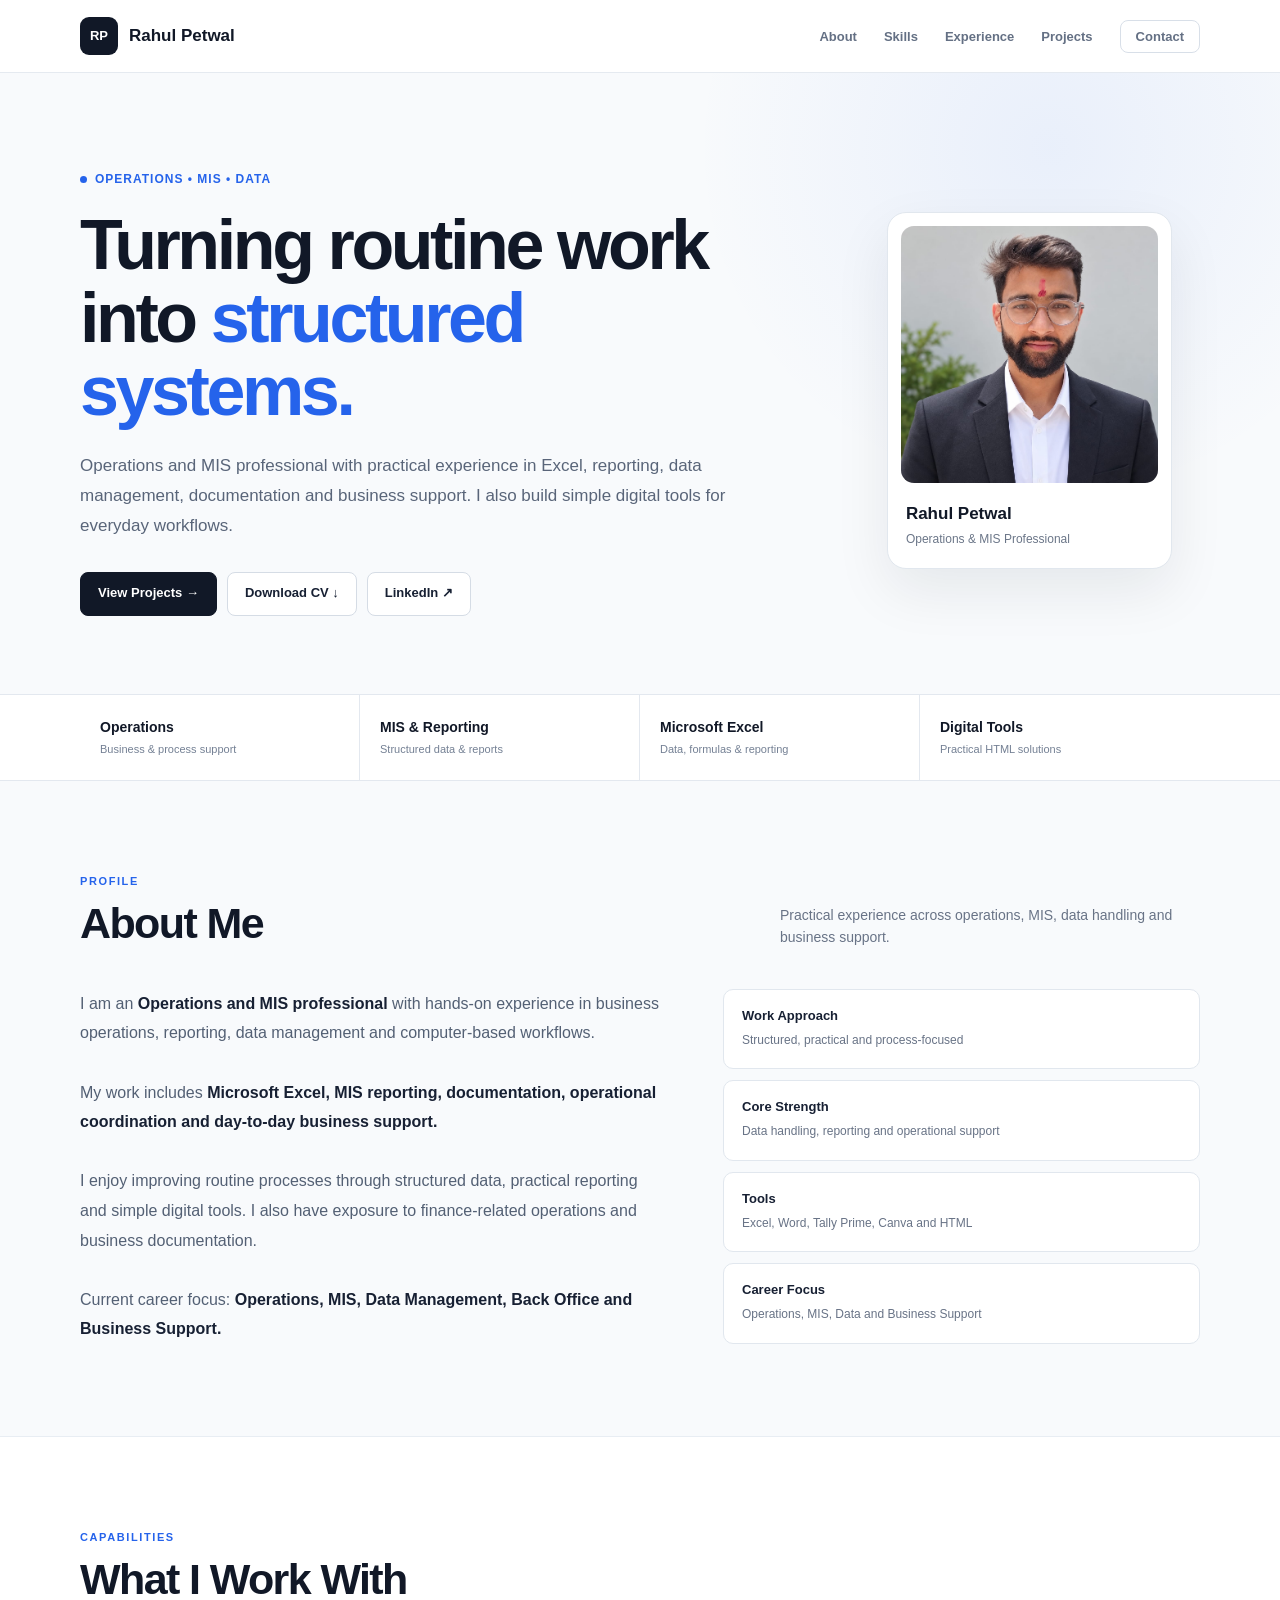
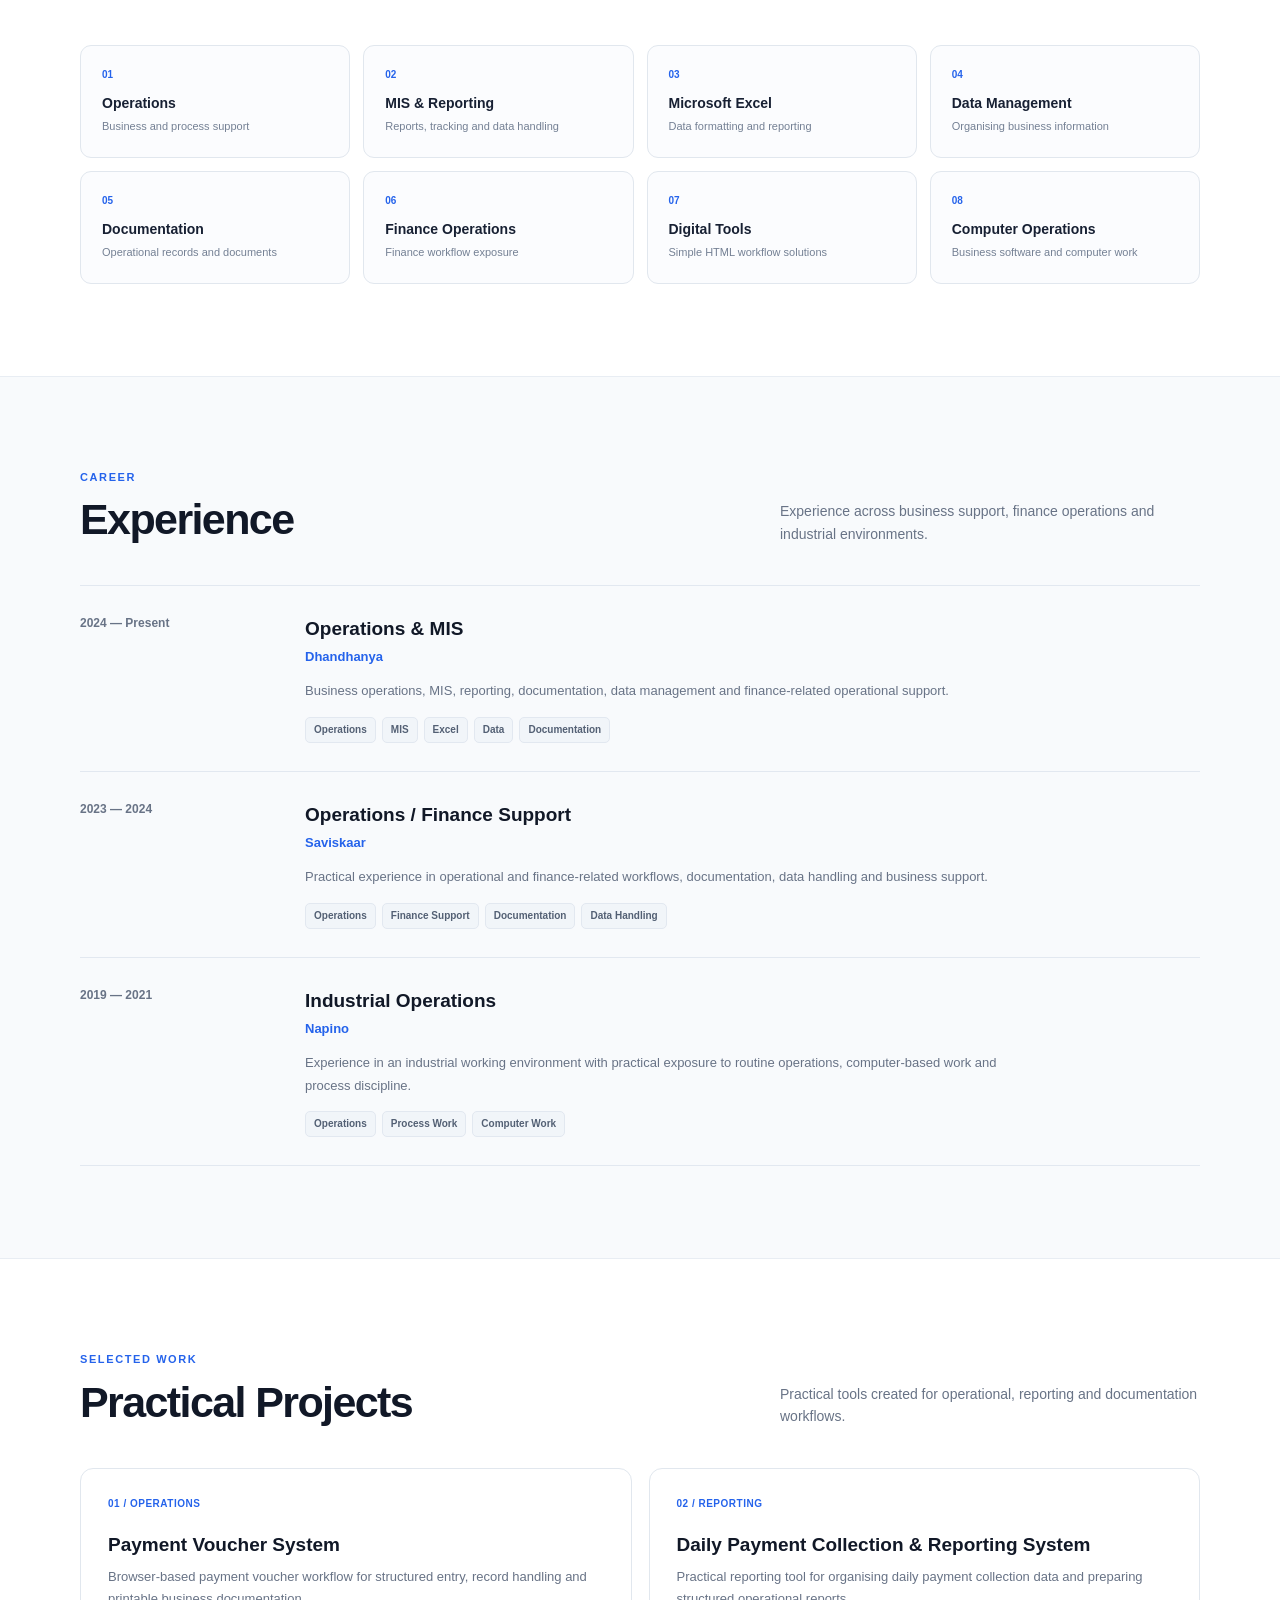
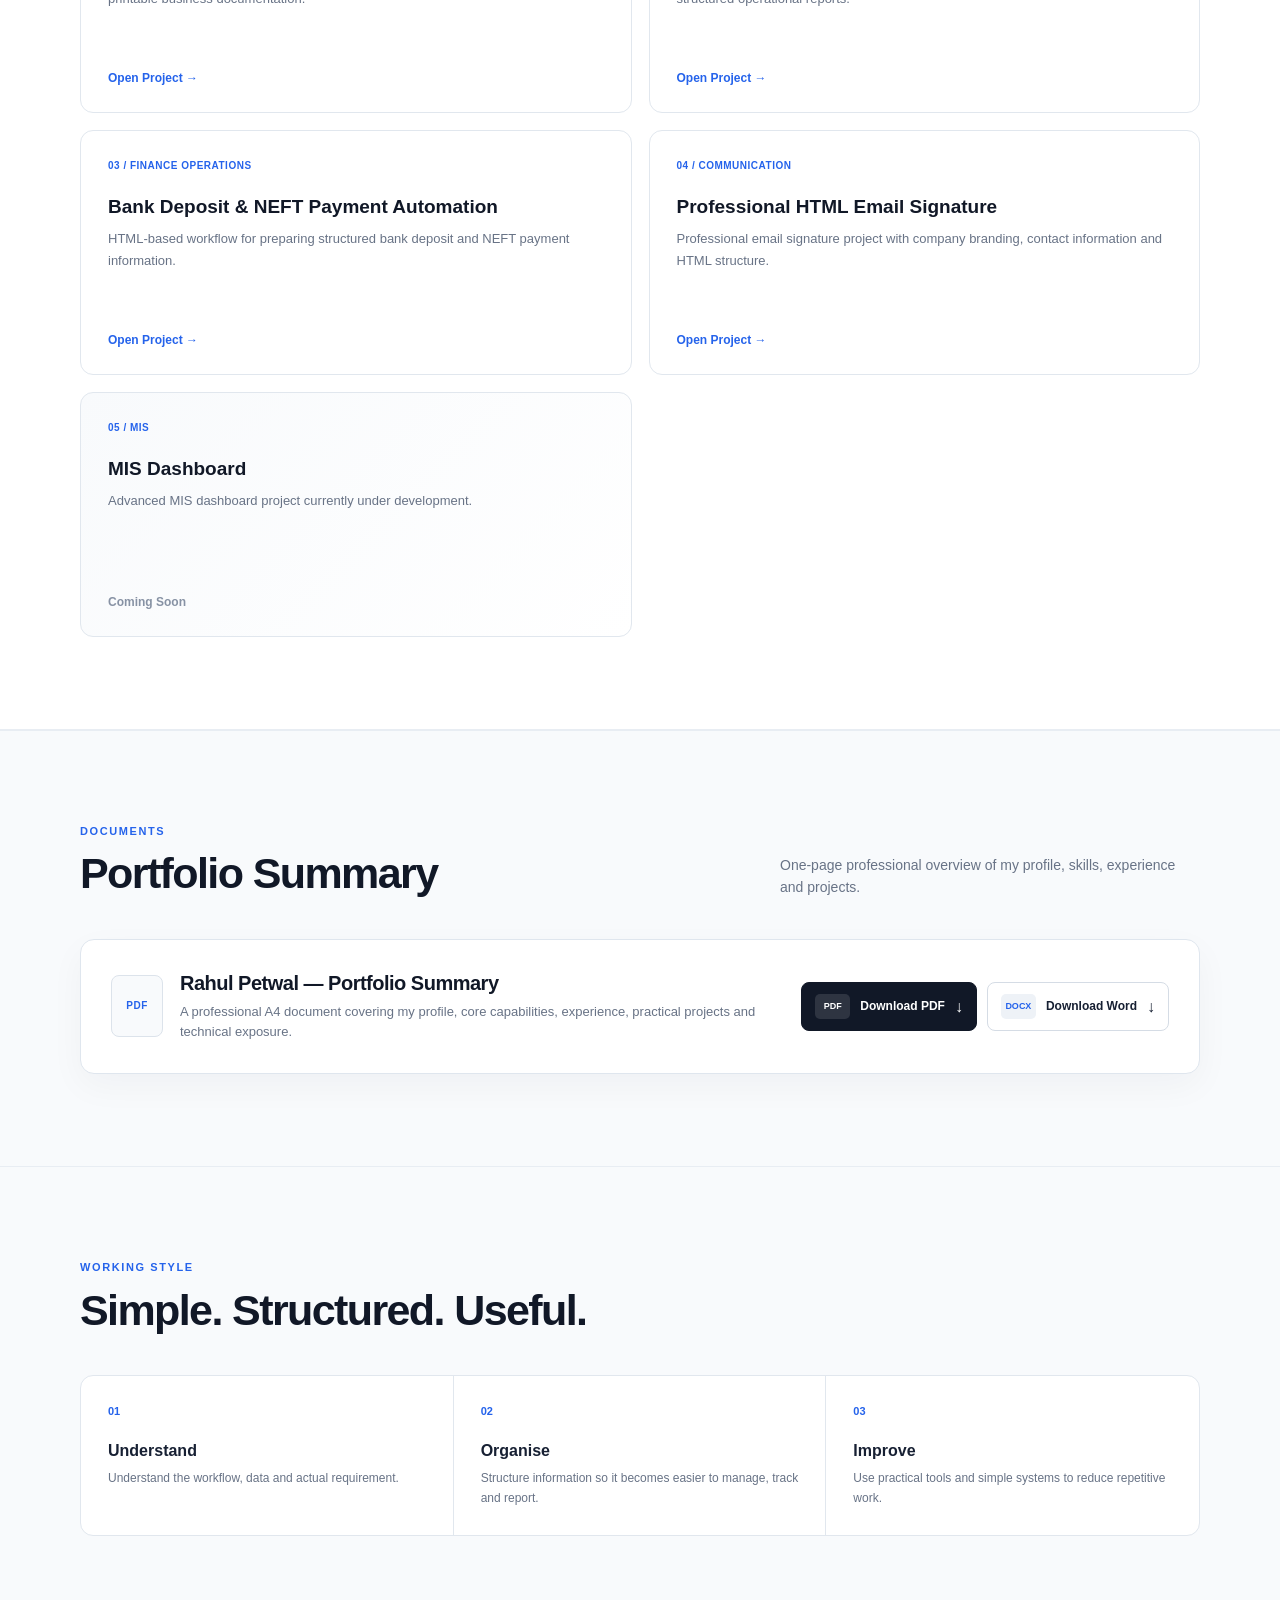
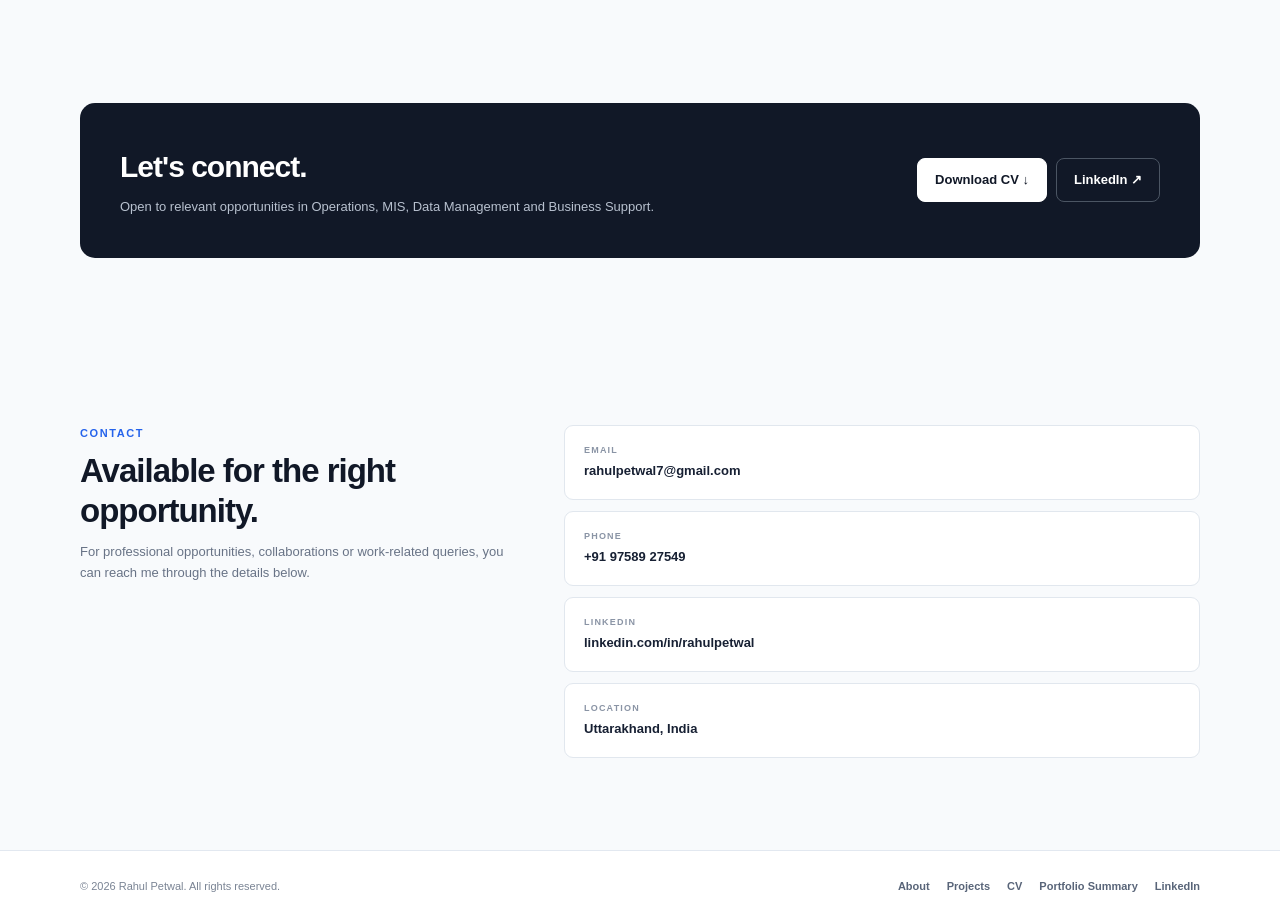
<file: index.html>
<!DOCTYPE html>
<html lang="en">
<head>

    <meta charset="UTF-8">

    <meta name="viewport" content="width=device-width, initial-scale=1.0">

    <title>Rahul Petwal | Operations & MIS Professional</title>

    <meta
        name="description"
        content="Rahul Petwal - Operations, MIS, Excel, Data Management and Business Support Professional."
    >

    <meta name="author" content="Rahul Petwal">

    <style>

        /* =====================================================
           RESET
        ===================================================== */

        * {
            margin: 0;
            padding: 0;
            box-sizing: border-box;
        }

        html {
            scroll-behavior: smooth;
        }

        body {
            font-family:
                Inter,
                -apple-system,
                BlinkMacSystemFont,
                "Segoe UI",
                Roboto,
                Arial,
                sans-serif;

            background: #f8fafc;
            color: #172033;
            line-height: 1.6;
        }

        a {
            text-decoration: none;
            color: inherit;
        }

        img {
            max-width: 100%;
            display: block;
        }

        .container {
            width: min(1120px, calc(100% - 40px));
            margin: auto;
        }


        /* =====================================================
           HEADER
        ===================================================== */

        header {
            position: sticky;
            top: 0;
            z-index: 1000;

            background: rgba(255, 255, 255, 0.94);

            backdrop-filter: blur(12px);

            border-bottom: 1px solid #e5eaf0;
        }

        .nav {
            min-height: 72px;

            display: flex;
            align-items: center;
            justify-content: space-between;

            gap: 30px;
        }

        .brand {
            display: flex;
            align-items: center;
            gap: 11px;

            color: #111827;

            font-size: 17px;
            font-weight: 750;
        }

        .brand-mark {
            width: 38px;
            height: 38px;

            display: grid;
            place-items: center;

            border-radius: 9px;

            background: #111827;
            color: #ffffff;

            font-size: 13px;
            font-weight: 800;
        }

        nav ul {
            list-style: none;

            display: flex;
            align-items: center;

            gap: 27px;
        }

        nav a {
            color: #647084;

            font-size: 13px;
            font-weight: 600;

            transition: 0.2s ease;
        }

        nav a:hover {
            color: #111827;
        }

        .nav-contact {
            padding: 8px 15px;

            background: #ffffff;

            border: 1px solid #d8dfe8;
            border-radius: 8px;
        }


        /* =====================================================
           HERO
        ===================================================== */

        .hero {
            padding: 92px 0 78px;

            background:
                radial-gradient(
                    circle at 82% 12%,
                    rgba(37, 99, 235, 0.07),
                    transparent 30%
                ),
                #f8fafc;
        }

        .hero-grid {
            display: grid;

            grid-template-columns: 1.35fr 0.65fr;

            gap: 70px;

            align-items: center;
        }

        .eyebrow {
            display: inline-flex;
            align-items: center;

            gap: 8px;

            margin-bottom: 20px;

            color: #2563eb;

            font-size: 12px;
            font-weight: 800;

            letter-spacing: 1px;

            text-transform: uppercase;
        }

        .eyebrow::before {
            content: "";

            width: 7px;
            height: 7px;

            border-radius: 50%;

            background: #2563eb;
        }

        .hero h1 {
            max-width: 760px;

            margin-bottom: 24px;

            color: #111827;

            font-size: clamp(43px, 6vw, 70px);

            line-height: 1.04;

            letter-spacing: -3.4px;
        }

        .hero h1 span {
            color: #2563eb;
        }

        .hero-description {
            max-width: 650px;

            margin-bottom: 31px;

            color: #596579;

            font-size: 17px;

            line-height: 1.75;
        }

        .hero-actions {
            display: flex;

            flex-wrap: wrap;

            gap: 10px;
        }

        .btn {
            min-height: 44px;

            display: inline-flex;

            align-items: center;

            justify-content: center;

            padding: 0 17px;

            border-radius: 8px;

            font-size: 13px;

            font-weight: 700;

            transition: 0.2s ease;
        }

        .btn-primary {
            background: #111827;

            border: 1px solid #111827;

            color: #ffffff;
        }

        .btn-primary:hover {
            background: #263246;

            border-color: #263246;

            transform: translateY(-1px);
        }

        .btn-outline {
            background: #ffffff;

            border: 1px solid #d5dce5;

            color: #172033;
        }

        .btn-outline:hover {
            border-color: #9ba7b6;

            transform: translateY(-1px);
        }


        /* =====================================================
           PROFILE
        ===================================================== */

        .profile-area {
            display: flex;

            justify-content: center;
        }

        .profile-card {
            width: 285px;

            padding: 13px;

            background: #ffffff;

            border: 1px solid #e1e7ee;

            border-radius: 19px;

            box-shadow:
                0 22px 55px rgba(15, 23, 42, 0.08);
        }

        .profile-photo {
            width: 100%;

            aspect-ratio: 1 / 1;

            object-fit: cover;

            border-radius: 13px;
        }

        .profile-info {
            padding: 17px 5px 5px;
        }

        .profile-info strong {
            display: block;

            color: #111827;

            font-size: 17px;
        }

        .profile-info span {
            display: block;

            margin-top: 3px;

            color: #6b7688;

            font-size: 12px;
        }


        /* =====================================================
           QUICK INFO
        ===================================================== */

        .quick-strip {
            background: #ffffff;

            border-top: 1px solid #e3e8ef;

            border-bottom: 1px solid #e3e8ef;
        }

        .quick-grid {
            display: grid;

            grid-template-columns: repeat(4, 1fr);
        }

        .quick-item {
            padding: 21px 20px;

            border-right: 1px solid #e3e8ef;
        }

        .quick-item:last-child {
            border-right: none;
        }

        .quick-item strong {
            display: block;

            color: #111827;

            font-size: 14px;
        }

        .quick-item span {
            display: block;

            margin-top: 3px;

            color: #748094;

            font-size: 11px;
        }


        /* =====================================================
           SECTIONS
        ===================================================== */

        section {
            padding: 92px 0;
        }

        .section-head {
            display: flex;

            align-items: flex-end;

            justify-content: space-between;

            gap: 30px;

            margin-bottom: 40px;
        }

        .section-label {
            margin-bottom: 9px;

            color: #2563eb;

            font-size: 11px;

            font-weight: 800;

            letter-spacing: 1.6px;

            text-transform: uppercase;
        }

        .section-head h2 {
            color: #111827;

            font-size: clamp(30px, 4vw, 43px);

            line-height: 1.15;

            letter-spacing: -1.6px;
        }

        .section-head p {
            max-width: 420px;

            color: #687386;

            font-size: 14px;
        }


        /* =====================================================
           ABOUT
        ===================================================== */

        .about-grid {
            display: grid;

            grid-template-columns: 1.1fr 0.9fr;

            gap: 60px;
        }

        .about-main {
            color: #536074;

            font-size: 16px;

            line-height: 1.85;
        }

        .about-main strong {
            color: #172033;
        }

        .about-points {
            display: grid;

            gap: 11px;
        }

        .about-point {
            padding: 16px 18px;

            background: #ffffff;

            border: 1px solid #e1e7ee;

            border-radius: 10px;
        }

        .about-point strong {
            display: block;

            color: #172033;

            font-size: 13px;
        }

        .about-point span {
            display: block;

            margin-top: 4px;

            color: #687386;

            font-size: 12px;
        }


        /* =====================================================
           SKILLS
        ===================================================== */

        .skills-section {
            background: #ffffff;

            border-top: 1px solid #e8edf3;

            border-bottom: 1px solid #e8edf3;
        }

        .skills-grid {
            display: grid;

            grid-template-columns: repeat(4, 1fr);

            gap: 13px;
        }

        .skill {
            min-height: 105px;

            padding: 21px;

            background: #fbfcfe;

            border: 1px solid #e1e7ee;

            border-radius: 11px;

            transition: 0.2s ease;
        }

        .skill:hover {
            transform: translateY(-3px);

            border-color: #cbd5e1;

            box-shadow:
                0 12px 32px rgba(15, 23, 42, 0.05);
        }

        .skill-number {
            color: #2563eb;

            font-size: 10px;

            font-weight: 800;
        }

        .skill h3 {
            margin-top: 9px;

            color: #172033;

            font-size: 14px;
        }

        .skill p {
            margin-top: 4px;

            color: #748094;

            font-size: 11px;
        }


        /* =====================================================
           EXPERIENCE
        ===================================================== */

        .experience-item {
            display: grid;

            grid-template-columns: 180px 1fr;

            gap: 45px;

            padding: 28px 0;

            border-top: 1px solid #e2e8f0;
        }

        .experience-item:last-child {
            border-bottom: 1px solid #e2e8f0;
        }

        .experience-date {
            color: #687386;

            font-size: 12px;

            font-weight: 700;
        }

        .experience-role {
            color: #111827;

            font-size: 19px;

            font-weight: 750;
        }

        .experience-company {
            margin-top: 3px;

            color: #2563eb;

            font-size: 13px;

            font-weight: 700;
        }

        .experience-desc {
            max-width: 720px;

            margin-top: 12px;

            color: #687386;

            font-size: 13px;

            line-height: 1.75;
        }

        .experience-tags {
            display: flex;

            flex-wrap: wrap;

            gap: 6px;

            margin-top: 14px;
        }

        .tag {
            padding: 4px 8px;

            background: #f1f5f9;

            border: 1px solid #e2e8f0;

            border-radius: 5px;

            color: #536074;

            font-size: 10px;

            font-weight: 650;
        }


        /* =====================================================
           PROJECTS
        ===================================================== */

        .projects-section {
            background: #ffffff;

            border-top: 1px solid #e8edf3;

            border-bottom: 1px solid #e8edf3;
        }

        .projects-grid {
            display: grid;

            grid-template-columns: repeat(2, 1fr);

            gap: 17px;
        }

        .project {
            position: relative;

            min-height: 245px;

            padding: 27px;

            background: #ffffff;

            border: 1px solid #e1e7ee;

            border-radius: 13px;

            transition: 0.22s ease;
        }

        .project:hover {
            transform: translateY(-4px);

            border-color: #cbd5e1;

            box-shadow:
                0 18px 45px rgba(15, 23, 42, 0.07);
        }

        .project-number {
            color: #2563eb;

            font-size: 10px;

            font-weight: 800;

            letter-spacing: 0.5px;
        }

        .project h3 {
            margin-top: 20px;

            color: #111827;

            font-size: 19px;

            line-height: 1.35;
        }

        .project p {
            max-width: 600px;

            margin-top: 9px;

            color: #687386;

            font-size: 13px;

            line-height: 1.7;
        }

        .project-link {
            position: absolute;

            left: 27px;

            bottom: 23px;

            color: #2563eb;

            font-size: 12px;

            font-weight: 750;
        }

        .project-link:hover {
            text-decoration: underline;
        }

        .coming-soon {
            background:
                linear-gradient(
                    135deg,
                    #f8fafc,
                    #ffffff
                );
        }

        .coming-soon .project-link {
            color: #8792a4;

            cursor: default;

            text-decoration: none;
        }


        /* =====================================================
           PORTFOLIO SUMMARY
        ===================================================== */

        .summary-section {
            background: #f8fafc;

            border-top: 1px solid #e8edf3;

            border-bottom: 1px solid #e8edf3;
        }

        .summary-box {
            display: flex;

            align-items: center;

            justify-content: space-between;

            gap: 35px;

            padding: 30px;

            background: #ffffff;

            border: 1px solid #dfe6ee;

            border-radius: 14px;

            box-shadow:
                0 12px 35px rgba(15, 23, 42, 0.04);
        }

        .summary-content {
            display: flex;

            align-items: center;

            gap: 17px;
        }

        .document-icon {
            width: 52px;
            height: 62px;

            display: flex;

            align-items: center;

            justify-content: center;

            flex-shrink: 0;

            background: #f8fafc;

            border: 1px solid #dce3eb;

            border-radius: 8px;

            color: #2563eb;

            font-size: 10px;

            font-weight: 800;

            letter-spacing: 0.5px;
        }

        .summary-content h3 {
            color: #111827;

            font-size: 20px;

            line-height: 1.3;

            letter-spacing: -0.5px;
        }

        .summary-content p {
            max-width: 580px;

            margin-top: 6px;

            color: #687386;

            font-size: 13px;

            line-height: 1.6;
        }

        .summary-actions {
            display: flex;

            gap: 10px;

            flex-shrink: 0;
        }

        .download-btn {
            min-width: 155px;

            display: flex;

            align-items: center;

            gap: 10px;

            padding: 11px 13px;

            border-radius: 8px;

            transition: 0.2s ease;
        }

        .download-btn:hover {
            transform: translateY(-2px);
        }

        .pdf-btn {
            background: #111827;

            border: 1px solid #111827;

            color: #ffffff;
        }

        .pdf-btn:hover {
            background: #263246;

            border-color: #263246;
        }

        .word-btn {
            background: #ffffff;

            border: 1px solid #d5dce5;

            color: #172033;
        }

        .word-btn:hover {
            background: #f8fafc;

            border-color: #9ba7b6;
        }

        .download-type {
            min-width: 35px;

            padding: 5px 4px;

            text-align: center;

            border-radius: 5px;

            background: rgba(255,255,255,0.12);

            font-size: 9px;

            font-weight: 800;
        }

        .word-btn .download-type {
            background: #eef2f7;

            color: #2563eb;
        }

        .download-text {
            flex: 1;

            font-size: 12px;

            font-weight: 700;
        }

        .download-arrow {
            font-size: 16px;

            font-weight: 700;
        }


        /* =====================================================
           WORKING STYLE
        ===================================================== */

        .process-grid {
            display: grid;

            grid-template-columns: repeat(3, 1fr);

            overflow: hidden;

            background: #ffffff;

            border: 1px solid #e1e7ee;

            border-radius: 13px;
        }

        .process-item {
            padding: 27px;

            border-right: 1px solid #e1e7ee;
        }

        .process-item:last-child {
            border-right: none;
        }

        .process-number {
            color: #2563eb;

            font-size: 11px;

            font-weight: 800;
        }

        .process-item h3 {
            margin-top: 17px;

            color: #172033;

            font-size: 16px;
        }

        .process-item p {
            margin-top: 6px;

            color: #687386;

            font-size: 12px;
        }


        /* =====================================================
           CTA
        ===================================================== */

        .cta {
            padding: 75px 0;
        }

        .cta-box {
            display: flex;

            align-items: center;

            justify-content: space-between;

            gap: 30px;

            padding: 40px;

            background: #111827;

            border-radius: 15px;

            color: #ffffff;
        }

        .cta-box h2 {
            color: #ffffff;

            font-size: 30px;

            letter-spacing: -1px;
        }

        .cta-box p {
            margin-top: 6px;

            color: #b8c1cf;

            font-size: 13px;
        }

        .cta-actions {
            display: flex;

            flex-wrap: wrap;

            gap: 9px;
        }

        .cta .btn-primary {
            background: #ffffff;

            border-color: #ffffff;

            color: #111827;
        }

        .cta .btn-outline {
            background: transparent;

            border-color: #4b5563;

            color: #ffffff;
        }


        /* =====================================================
           CONTACT
        ===================================================== */

        .contact-grid {
            display: grid;

            grid-template-columns: 0.8fr 1.2fr;

            gap: 60px;
        }

        .contact-intro h2 {
            color: #111827;

            font-size: 33px;

            line-height: 1.2;

            letter-spacing: -1px;
        }

        .contact-intro p {
            margin-top: 12px;

            color: #687386;

            font-size: 13px;
        }

        .contact-list {
            display: grid;

            gap: 11px;
        }

        .contact-item {
            padding: 17px 19px;

            background: #ffffff;

            border: 1px solid #e1e7ee;

            border-radius: 9px;
        }

        .contact-item small {
            display: block;

            color: #8a94a5;

            font-size: 9px;

            font-weight: 800;

            letter-spacing: 1.2px;

            text-transform: uppercase;
        }

        .contact-item a,
        .contact-item span {
            display: block;

            margin-top: 4px;

            color: #172033;

            font-size: 13px;

            font-weight: 650;

            word-break: break-word;
        }

        .contact-item a:hover {
            color: #2563eb;
        }


        /* =====================================================
           FOOTER
        ===================================================== */

        footer {
            padding: 27px 0;

            background: #ffffff;

            border-top: 1px solid #e2e8f0;
        }

        .footer-inner {
            display: flex;

            align-items: center;

            justify-content: space-between;

            gap: 20px;
        }

        .footer-inner p {
            color: #7a8494;

            font-size: 11px;
        }

        .footer-links {
            display: flex;

            gap: 17px;
        }

        .footer-links a {
            color: #596579;

            font-size: 11px;

            font-weight: 650;
        }

        .footer-links a:hover {
            color: #2563eb;
        }


        /* =====================================================
           TABLET
        ===================================================== */

        @media (max-width: 900px) {

            .hero-grid {
                grid-template-columns: 1fr;

                gap: 45px;
            }

            .profile-area {
                justify-content: flex-start;
            }

            .profile-card {
                width: 250px;
            }

            .about-grid {
                grid-template-columns: 1fr;

                gap: 35px;
            }

            .skills-grid {
                grid-template-columns: repeat(2, 1fr);
            }

            .quick-grid {
                grid-template-columns: repeat(2, 1fr);
            }

            .quick-item:nth-child(2) {
                border-right: none;
            }

            .quick-item:nth-child(-n+2) {
                border-bottom: 1px solid #e3e8ef;
            }

            .experience-item {
                grid-template-columns: 1fr;

                gap: 7px;
            }

            .contact-grid {
                grid-template-columns: 1fr;

                gap: 35px;
            }

            .summary-box {
                display: block;
            }

            .summary-actions {
                margin-top: 22px;
            }

        }


        /* =====================================================
           MOBILE
        ===================================================== */

        @media (max-width: 700px) {

            .container {
                width: min(100% - 28px, 1120px);
            }

            header {
                position: relative;
            }

            .nav {
                min-height: 67px;
            }

            nav ul {
                display: none;
            }

            .nav-contact {
                padding: 7px 11px;

                font-size: 11px;
            }

            .hero {
                padding: 62px 0 55px;
            }

            .hero h1 {
                font-size: 43px;

                letter-spacing: -2.2px;
            }

            .hero-description {
                font-size: 15px;
            }

            section {
                padding: 68px 0;
            }

            .section-head {
                display: block;

                margin-bottom: 30px;
            }

            .section-head p {
                margin-top: 12px;
            }

            .skills-grid {
                grid-template-columns: 1fr;
            }

            .projects-grid {
                grid-template-columns: 1fr;
            }

            .process-grid {
                grid-template-columns: 1fr;
            }

            .process-item {
                border-right: none;

                border-bottom: 1px solid #e1e7ee;
            }

            .process-item:last-child {
                border-bottom: none;
            }

            .cta-box {
                display: block;

                padding: 30px;
            }

            .cta-actions {
                margin-top: 20px;
            }

            .footer-inner {
                display: block;
            }

            .footer-links {
                margin-top: 11px;

                flex-wrap: wrap;
            }

        }


        /* =====================================================
           SMALL MOBILE
        ===================================================== */

        @media (max-width: 550px) {

            .quick-grid {
                grid-template-columns: 1fr;
            }

            .quick-item {
                border-right: none;

                border-bottom: 1px solid #e3e8ef;
            }

            .quick-item:last-child {
                border-bottom: none;
            }

            .profile-card {
                width: 220px;
            }

            .hero-actions,
            .summary-actions,
            .cta-actions {
                flex-direction: column;

                align-items: stretch;
            }

            .btn {
                width: 100%;
            }

            .summary-box {
                padding: 25px;
            }

            .summary-content {
                align-items: flex-start;
            }

            .download-btn {
                width: 100%;
            }

        }

    </style>

</head>


<body>


<!-- =====================================================
     HEADER
===================================================== -->

<header>

    <div class="container nav">

        <a href="#top" class="brand">

            <div class="brand-mark">
                RP
            </div>

            <span>
                Rahul Petwal
            </span>

        </a>


        <nav>

            <ul>

                <li>
                    <a href="#about">
                        About
                    </a>
                </li>

                <li>
                    <a href="#skills">
                        Skills
                    </a>
                </li>

                <li>
                    <a href="#experience">
                        Experience
                    </a>
                </li>

                <li>
                    <a href="#projects">
                        Projects
                    </a>
                </li>

                <li>
                    <a href="#contact" class="nav-contact">
                        Contact
                    </a>
                </li>

            </ul>

        </nav>

    </div>

</header>



<main id="top">


<!-- =====================================================
     HERO
===================================================== -->

<section class="hero">

    <div class="container hero-grid">


        <div>

            <div class="eyebrow">
                Operations • MIS • Data
            </div>


            <h1>

                Turning routine work into

                <span>
                    structured systems.
                </span>

            </h1>


            <p class="hero-description">

                Operations and MIS professional with practical
                experience in Excel, reporting, data management,
                documentation and business support. I also build
                simple digital tools for everyday workflows.

            </p>


            <div class="hero-actions">


                <a
                    href="#projects"
                    class="btn btn-primary">

                    View Projects →

                </a>


                <a
                    href="Rahul-Petwal-Resume.pdf"
                    class="btn btn-outline"
                    download>

                    Download CV ↓

                </a>


                <a
                    href="https://www.linkedin.com/in/rahulpetwal"
                    target="_blank"
                    rel="noopener noreferrer"
                    class="btn btn-outline">

                    LinkedIn ↗

                </a>


            </div>

        </div>



        <div class="profile-area">

            <div class="profile-card">


                <img
                    src="rahul-profile.jpg"
                    alt="Rahul Petwal"
                    class="profile-photo"
                >


                <div class="profile-info">

                    <strong>
                        Rahul Petwal
                    </strong>

                    <span>
                        Operations & MIS Professional
                    </span>

                </div>


            </div>

        </div>


    </div>

</section>



<!-- =====================================================
     QUICK OVERVIEW
===================================================== -->

<div class="quick-strip">

    <div class="container quick-grid">


        <div class="quick-item">

            <strong>
                Operations
            </strong>

            <span>
                Business & process support
            </span>

        </div>


        <div class="quick-item">

            <strong>
                MIS & Reporting
            </strong>

            <span>
                Structured data & reports
            </span>

        </div>


        <div class="quick-item">

            <strong>
                Microsoft Excel
            </strong>

            <span>
                Data, formulas & reporting
            </span>

        </div>


        <div class="quick-item">

            <strong>
                Digital Tools
            </strong>

            <span>
                Practical HTML solutions
            </span>

        </div>


    </div>

</div>



<!-- =====================================================
     ABOUT
===================================================== -->

<section id="about">

    <div class="container">


        <div class="section-head">


            <div>

                <div class="section-label">
                    Profile
                </div>

                <h2>
                    About Me
                </h2>

            </div>


            <p>
                Practical experience across operations,
                MIS, data handling and business support.
            </p>


        </div>



        <div class="about-grid">


            <div class="about-main">


                <p>

                    I am an
                    <strong>
                        Operations and MIS professional
                    </strong>
                    with hands-on experience in business
                    operations, reporting, data management
                    and computer-based workflows.

                </p>


                <br>


                <p>

                    My work includes
                    <strong>
                        Microsoft Excel, MIS reporting,
                        documentation, operational coordination
                        and day-to-day business support.
                    </strong>

                </p>


                <br>


                <p>

                    I enjoy improving routine processes through
                    structured data, practical reporting and
                    simple digital tools. I also have exposure
                    to finance-related operations and business
                    documentation.

                </p>


                <br>


                <p>

                    Current career focus:
                    <strong>
                        Operations, MIS, Data Management,
                        Back Office and Business Support.
                    </strong>

                </p>


            </div>



            <div class="about-points">


                <div class="about-point">

                    <strong>
                        Work Approach
                    </strong>

                    <span>
                        Structured, practical and process-focused
                    </span>

                </div>


                <div class="about-point">

                    <strong>
                        Core Strength
                    </strong>

                    <span>
                        Data handling, reporting and operational support
                    </span>

                </div>


                <div class="about-point">

                    <strong>
                        Tools
                    </strong>

                    <span>
                        Excel, Word, Tally Prime, Canva and HTML
                    </span>

                </div>


                <div class="about-point">

                    <strong>
                        Career Focus
                    </strong>

                    <span>
                        Operations, MIS, Data and Business Support
                    </span>

                </div>


            </div>


        </div>

    </div>

</section>



<!-- =====================================================
     SKILLS
===================================================== -->

<section id="skills" class="skills-section">

    <div class="container">


        <div class="section-head">


            <div>

                <div class="section-label">
                    Capabilities
                </div>

                <h2>
                    What I Work With
                </h2>

            </div>


        </div>



        <div class="skills-grid">


            <div class="skill">

                <div class="skill-number">
                    01
                </div>

                <h3>
                    Operations
                </h3>

                <p>
                    Business and process support
                </p>

            </div>


            <div class="skill">

                <div class="skill-number">
                    02
                </div>

                <h3>
                    MIS & Reporting
                </h3>

                <p>
                    Reports, tracking and data handling
                </p>

            </div>


            <div class="skill">

                <div class="skill-number">
                    03
                </div>

                <h3>
                    Microsoft Excel
                </h3>

                <p>
                    Data formatting and reporting
                </p>

            </div>


            <div class="skill">

                <div class="skill-number">
                    04
                </div>

                <h3>
                    Data Management
                </h3>

                <p>
                    Organising business information
                </p>

            </div>


            <div class="skill">

                <div class="skill-number">
                    05
                </div>

                <h3>
                    Documentation
                </h3>

                <p>
                    Operational records and documents
                </p>

            </div>


            <div class="skill">

                <div class="skill-number">
                    06
                </div>

                <h3>
                    Finance Operations
                </h3>

                <p>
                    Finance workflow exposure
                </p>

            </div>


            <div class="skill">

                <div class="skill-number">
                    07
                </div>

                <h3>
                    Digital Tools
                </h3>

                <p>
                    Simple HTML workflow solutions
                </p>

            </div>


            <div class="skill">

                <div class="skill-number">
                    08
                </div>

                <h3>
                    Computer Operations
                </h3>

                <p>
                    Business software and computer work
                </p>

            </div>


        </div>

    </div>

</section>



<!-- =====================================================
     EXPERIENCE
===================================================== -->

<section id="experience">

    <div class="container">


        <div class="section-head">


            <div>

                <div class="section-label">
                    Career
                </div>

                <h2>
                    Experience
                </h2>

            </div>


            <p>
                Experience across business support,
                finance operations and industrial environments.
            </p>


        </div>



        <div class="experience">


            <!-- DHANDHANYA -->

            <div class="experience-item">


                <div class="experience-date">
                    2024 — Present
                </div>


                <div>


                    <div class="experience-role">
                        Operations & MIS
                    </div>


                    <div class="experience-company">
                        Dhandhanya
                    </div>


                    <p class="experience-desc">

                        Business operations, MIS, reporting,
                        documentation, data management and
                        finance-related operational support.

                    </p>


                    <div class="experience-tags">

                        <span class="tag">
                            Operations
                        </span>

                        <span class="tag">
                            MIS
                        </span>

                        <span class="tag">
                            Excel
                        </span>

                        <span class="tag">
                            Data
                        </span>

                        <span class="tag">
                            Documentation
                        </span>

                    </div>


                </div>


            </div>



            <!-- SAVISKAAR -->

            <div class="experience-item">


                <div class="experience-date">
                    2023 — 2024
                </div>


                <div>


                    <div class="experience-role">
                        Operations / Finance Support
                    </div>


                    <div class="experience-company">
                        Saviskaar
                    </div>


                    <p class="experience-desc">

                        Practical experience in operational
                        and finance-related workflows,
                        documentation, data handling and
                        business support.

                    </p>


                    <div class="experience-tags">

                        <span class="tag">
                            Operations
                        </span>

                        <span class="tag">
                            Finance Support
                        </span>

                        <span class="tag">
                            Documentation
                        </span>

                        <span class="tag">
                            Data Handling
                        </span>

                    </div>


                </div>


            </div>



            <!-- NAPINO -->

            <div class="experience-item">


                <div class="experience-date">
                    2019 — 2021
                </div>


                <div>


                    <div class="experience-role">
                        Industrial Operations
                    </div>


                    <div class="experience-company">
                        Napino
                    </div>


                    <p class="experience-desc">

                        Experience in an industrial working
                        environment with practical exposure
                        to routine operations, computer-based
                        work and process discipline.

                    </p>


                    <div class="experience-tags">

                        <span class="tag">
                            Operations
                        </span>

                        <span class="tag">
                            Process Work
                        </span>

                        <span class="tag">
                            Computer Work
                        </span>

                    </div>


                </div>


            </div>


        </div>

    </div>

</section>



<!-- =====================================================
     PROJECTS
===================================================== -->

<section id="projects" class="projects-section">

    <div class="container">


        <div class="section-head">


            <div>

                <div class="section-label">
                    Selected Work
                </div>

                <h2>
                    Practical Projects
                </h2>

            </div>


            <p>
                Practical tools created for operational,
                reporting and documentation workflows.
            </p>


        </div>



        <div class="projects-grid">


            <!-- PROJECT 01 -->

            <article class="project">


                <div class="project-number">
                    01 / OPERATIONS
                </div>


                <h3>
                    Payment Voucher System
                </h3>


                <p>

                    Browser-based payment voucher workflow
                    for structured entry, record handling
                    and printable business documentation.

                </p>


                <a
                    href="payment-voucher/"
                    class="project-link">

                    Open Project →

                </a>


            </article>



            <!-- PROJECT 02 -->

            <article class="project">


                <div class="project-number">
                    02 / REPORTING
                </div>


                <h3>
                    Daily Payment Collection & Reporting System
                </h3>


                <p>

                    Practical reporting tool for organising
                    daily payment collection data and preparing
                    structured operational reports.

                </p>


                <a
                    href="daily-payment-report.html"
                    class="project-link">

                    Open Project →

                </a>


            </article>



            <!-- PROJECT 03 -->

            <article class="project">


                <div class="project-number">
                    03 / FINANCE OPERATIONS
                </div>


                <h3>
                    Bank Deposit & NEFT Payment Automation
                </h3>


                <p>

                    HTML-based workflow for preparing
                    structured bank deposit and NEFT
                    payment information.

                </p>


                <a
                    href="bank-neft-automation.html"
                    class="project-link">

                    Open Project →

                </a>


            </article>



            <!-- PROJECT 04 -->

            <article class="project">


                <div class="project-number">
                    04 / COMMUNICATION
                </div>


                <h3>
                    Professional HTML Email Signature
                </h3>


                <p>

                    Professional email signature project
                    with company branding, contact information
                    and HTML structure.

                </p>


                <a
                    href="email-signature/"
                    class="project-link">

                    Open Project →

                </a>


            </article>



            <!-- PROJECT 05 -->

            <article class="project coming-soon">


                <div class="project-number">
                    05 / MIS
                </div>


                <h3>
                    MIS Dashboard
                </h3>


                <p>

                    Advanced MIS dashboard project
                    currently under development.

                </p>


                <span class="project-link">
                    Coming Soon
                </span>


            </article>


        </div>

    </div>

</section>



<!-- =====================================================
     PORTFOLIO SUMMARY DOWNLOAD
===================================================== -->

<section
    id="portfolio-summary"
    class="summary-section">

    <div class="container">


        <div class="section-head">


            <div>

                <div class="section-label">
                    Documents
                </div>


                <h2>
                    Portfolio Summary
                </h2>

            </div>


            <p>

                One-page professional overview of
                my profile, skills, experience and projects.

            </p>


        </div>



        <div class="summary-box">


            <div class="summary-content">


                <div class="document-icon">
                    PDF
                </div>


                <div>

                    <h3>
                        Rahul Petwal — Portfolio Summary
                    </h3>


                    <p>

                        A professional A4 document covering
                        my profile, core capabilities,
                        experience, practical projects
                        and technical exposure.

                    </p>

                </div>


            </div>



            <div class="summary-actions">


                <!-- PDF DOWNLOAD -->

                <a
                    href="./Rahul-Petwal-Portfolio-Summary.pdf"
                    class="download-btn pdf-btn"
                    download="Rahul-Petwal-Portfolio-Summary.pdf"
                    target="_blank">

                    <span class="download-type">
                        PDF
                    </span>

                    <span class="download-text">
                        Download PDF
                    </span>

                    <span class="download-arrow">
                        ↓
                    </span>

                </a>



                <!-- WORD DOWNLOAD -->

                <a
                    href="./Rahul-Petwal-Portfolio-Summary.docx"
                    class="download-btn word-btn"
                    download="Rahul-Petwal-Portfolio-Summary.docx">

                    <span class="download-type">
                        DOCX
                    </span>

                    <span class="download-text">
                        Download Word
                    </span>

                    <span class="download-arrow">
                        ↓
                    </span>

                </a>


            </div>


        </div>

    </div>

</section>



<!-- =====================================================
     WORKING STYLE
===================================================== -->

<section>

    <div class="container">


        <div class="section-head">


            <div>

                <div class="section-label">
                    Working Style
                </div>


                <h2>
                    Simple. Structured. Useful.
                </h2>

            </div>


        </div>



        <div class="process-grid">


            <div class="process-item">


                <div class="process-number">
                    01
                </div>


                <h3>
                    Understand
                </h3>


                <p>

                    Understand the workflow,
                    data and actual requirement.

                </p>


            </div>



            <div class="process-item">


                <div class="process-number">
                    02
                </div>


                <h3>
                    Organise
                </h3>


                <p>

                    Structure information so it becomes
                    easier to manage, track and report.

                </p>


            </div>



            <div class="process-item">


                <div class="process-number">
                    03
                </div>


                <h3>
                    Improve
                </h3>


                <p>

                    Use practical tools and simple systems
                    to reduce repetitive work.

                </p>


            </div>


        </div>

    </div>

</section>



<!-- =====================================================
     CTA
===================================================== -->

<section class="cta">

    <div class="container">


        <div class="cta-box">


            <div>

                <h2>
                    Let's connect.
                </h2>


                <p>

                    Open to relevant opportunities in
                    Operations, MIS, Data Management
                    and Business Support.

                </p>

            </div>



            <div class="cta-actions">


                <a
                    href="Rahul-Petwal-Resume.pdf"
                    class="btn btn-primary"
                    download>

                    Download CV ↓

                </a>


                <a
                    href="https://www.linkedin.com/in/rahulpetwal"
                    target="_blank"
                    rel="noopener noreferrer"
                    class="btn btn-outline">

                    LinkedIn ↗

                </a>


            </div>


        </div>

    </div>

</section>



<!-- =====================================================
     CONTACT
===================================================== -->

<section id="contact">

    <div class="container">


        <div class="contact-grid">


            <div class="contact-intro">


                <div class="section-label">
                    Contact
                </div>


                <h2>
                    Available for the right opportunity.
                </h2>


                <p>

                    For professional opportunities,
                    collaborations or work-related queries,
                    you can reach me through the details below.

                </p>


            </div>



            <div class="contact-list">


                <div class="contact-item">

                    <small>
                        Email
                    </small>


                    <a href="mailto:rahulpetwal7@gmail.com">

                        rahulpetwal7@gmail.com

                    </a>

                </div>



                <div class="contact-item">

                    <small>
                        Phone
                    </small>


                    <a href="tel:+919758927549">

                        +91 97589 27549

                    </a>

                </div>



                <div class="contact-item">

                    <small>
                        LinkedIn
                    </small>


                    <a
                        href="https://www.linkedin.com/in/rahulpetwal"
                        target="_blank"
                        rel="noopener noreferrer">

                        linkedin.com/in/rahulpetwal

                    </a>

                </div>



                <div class="contact-item">

                    <small>
                        Location
                    </small>


                    <span>
                        Uttarakhand, India
                    </span>

                </div>


            </div>


        </div>

    </div>

</section>


</main>



<!-- =====================================================
     FOOTER
===================================================== -->

<footer>

    <div class="container footer-inner">


        <p>
            © 2026 Rahul Petwal. All rights reserved.
        </p>


        <div class="footer-links">


            <a href="#about">
                About
            </a>


            <a href="#projects">
                Projects
            </a>


            <a
                href="Rahul-Petwal-Resume.pdf"
                download>

                CV

            </a>


            <a
                href="#portfolio-summary">

                Portfolio Summary

            </a>


            <a
                href="https://www.linkedin.com/in/rahulpetwal"
                target="_blank"
                rel="noopener noreferrer">

                LinkedIn

            </a>


        </div>


    </div>

</footer>


</body>
</html>
</file>
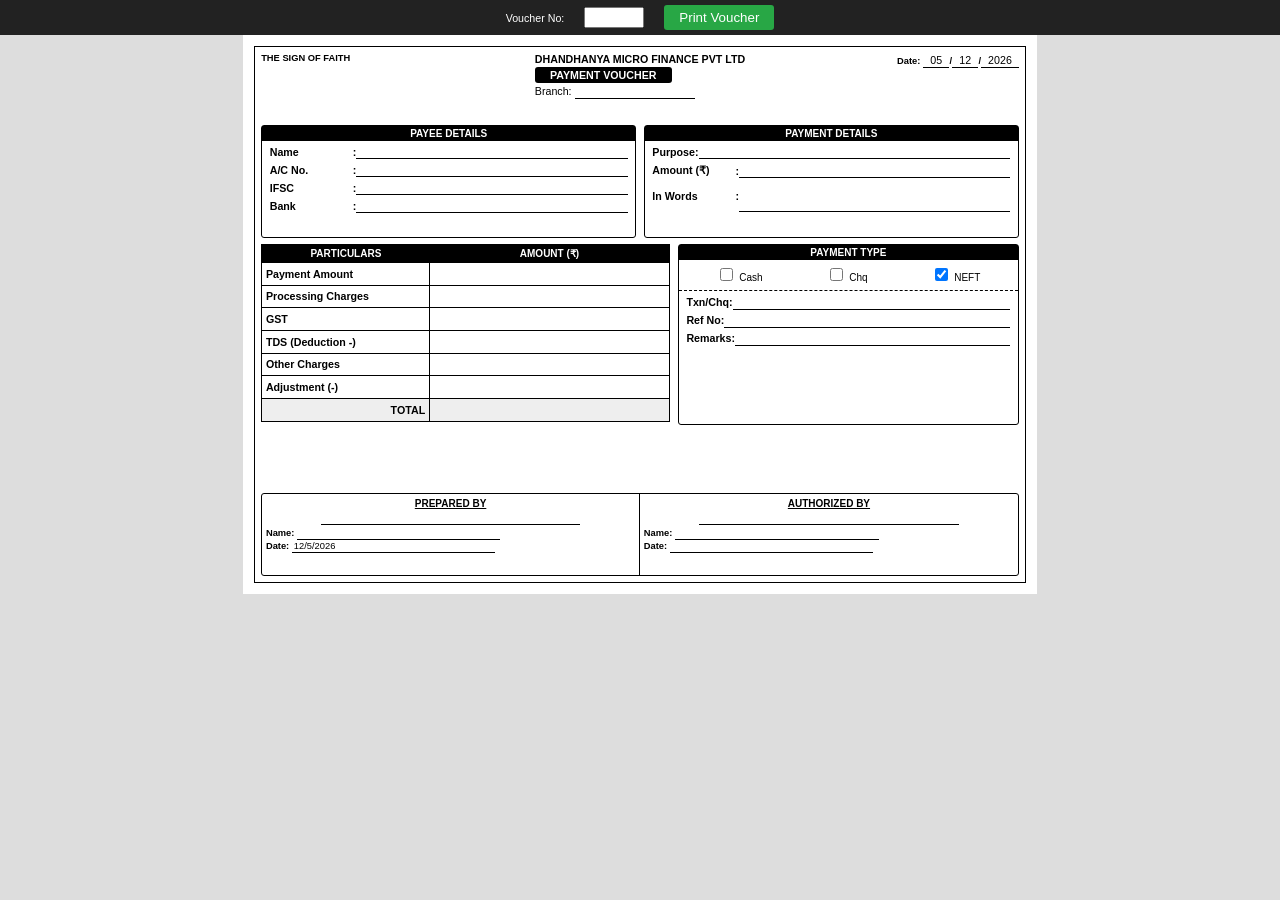
<file: payment-voucher/index.html>
<!DOCTYPE html>
<html lang="en">
<head>
    <meta charset="UTF-8">
    <title>Dhandhanya Smart Voucher</title>
    <link rel="stylesheet" href="style.css">
</head>
<body>
    <div class="no-print admin-bar">
        Voucher No: <input type="text" id="v-no" style="width: 60px;">
        <button class="print-btn" onclick="handlePrint()">Print Voucher</button>
    </div>

    <div class="voucher-wrapper">
        <div class="voucher-container">
            <header class="main-header">
                <div class="h-left">THE SIGN OF FAITH</div>
                <div class="h-center">
                    <h1 class="company-name">DHANDHANYA MICRO FINANCE PVT LTD</h1>
                    <div class="title-box">PAYMENT VOUCHER</div>
                    <div class="branch-line">Branch: <input type="text" class="b-bot" style="width:120px"></div>
                </div>
                <div class="h-right">
                    Date: <input type="text" id="v-day" class="d-in">/<input type="text" id="v-month" class="d-in">/<input type="text" id="v-year" class="d-in" style="width:10mm">
                </div>
            </header>

            <div class="details-grid">
                <div class="outline-box">
                    <div class="box-header">PAYEE DETAILS</div>
                    <div class="box-body">
                        <div class="f-row"><label>Name</label>:<input type="text" id="v-payee-name" class="b-bot" list="payee-options" oninput="checkAutoFill(this.value)"><datalist id="payee-options"></datalist></div>
                        <div class="f-row"><label>A/C No.</label>:<input type="text" id="v-payee-acc" class="b-bot"></div>
                        <div class="f-row"><label>IFSC</label>:<input type="text" id="v-payee-ifsc" class="b-bot"></div>
                        <div class="f-row"><label>Bank</label>:<input type="text" id="v-payee-bank" class="b-bot"></div>
                    </div>
                </div>
                <div class="outline-box">
                    <div class="box-header">PAYMENT DETAILS</div>
                    <div class="box-body">
                        <div class="f-row">Purpose: <input type="text" id="v-purpose" class="b-bot"></div>
                        <div class="f-row" style="margin-top:4px"><label>Amount (₹)</label>:<input type="text" id="v-amt-num" class="b-bot bold" readonly></div>
                        <div class="f-row"><label>In Words</label>:<textarea id="v-amt-words" class="b-bot" readonly></textarea></div>
                    </div>
                </div>
            </div>

            <div class="financial-grid">
                <div class="table-col">
                    <table class="p-table">
                        <thead><tr><th>PARTICULARS</th><th>AMOUNT (₹)</th></tr></thead>
                        <tbody>
                            <tr><td>Payment Amount</td><td><input type="number" class="t-in calc-in" id="main-amt"></td></tr>
                            <tr><td>Processing Charges</td><td><input type="number" class="t-in calc-in"></td></tr>
                            <tr><td>GST</td><td><input type="number" class="t-in calc-in"></td></tr>
                            <tr><td>TDS (Deduction -)</td><td><input type="number" class="t-in calc-in"></td></tr>
                            <tr><td>Other Charges</td><td><input type="number" class="t-in calc-in"></td></tr>
                            <tr><td>Adjustment (-)</td><td><input type="number" class="t-in calc-in"></td></tr>
                            <tr class="t-row"><td style="text-align:right;padding-right:4px">TOTAL</td><td><input type="text" id="v-calc-total" class="t-in bold" readonly></td></tr>
                        </tbody>
                    </table>
                </div>
                <div class="type-col">
                    <div class="outline-box" style="height:100%">
                        <div class="box-header">PAYMENT TYPE</div>
                        <div class="p-types">
                            <label><input type="checkbox"> Cash</label> <label><input type="checkbox"> Chq</label> <label><input type="checkbox" checked> NEFT</label>
                        </div>
                        <div class="rem-fields">
                            <div class="f-row">Txn/Chq:<input type="text" class="b-bot"></div>
                            <div class="f-row">Ref No:<input type="text" class="b-bot"></div>
                            <div class="f-row">Remarks:<input type="text" class="b-bot"></div>
                        </div>
                    </div>
                </div>
            </div>

            <footer class="signatures">
                <div class="sig-box" style="border-right:1px solid #000">
                    <div class="sig-role">PREPARED BY</div>
                    <div class="sig-line"></div>
                    <div class="sig-inf">Name: <input type="text" class="s-in"><br>Date: <input type="text" id="v-prep-date" class="s-in"></div>
                </div>
                <div class="sig-box">
                    <div class="sig-role">AUTHORIZED BY</div>
                    <div class="sig-line"></div>
                    <div class="sig-inf">Name: <input type="text" class="s-in"><br>Date: <input type="text" class="s-in"></div>
                </div>
            </footer>
        </div>
    </div>
    <script src="master_data.js"></script>
    <script src="script.js"></script>
</body>
</html>
</file>
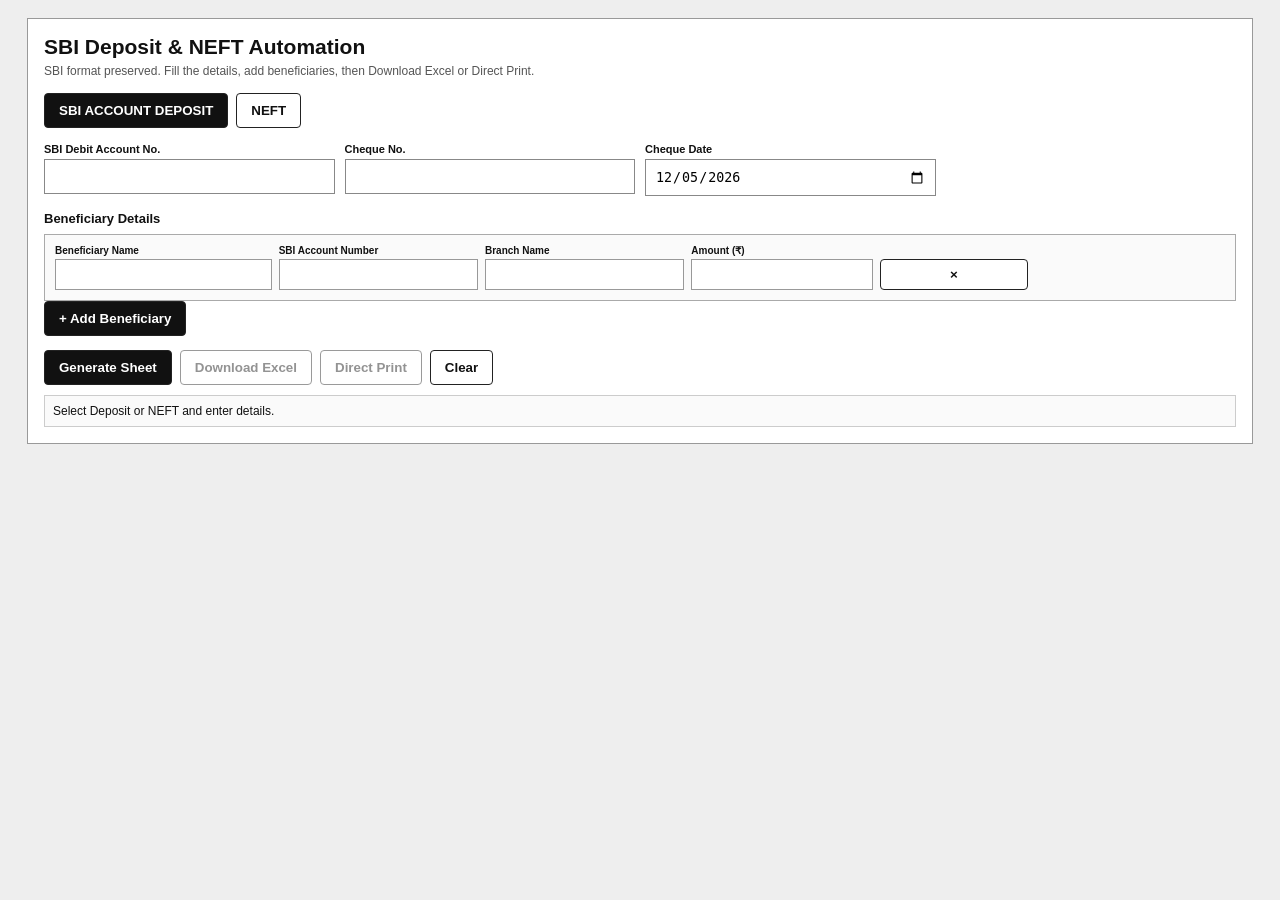
<file: bank-neft-automation.html>
<!DOCTYPE html>
<html lang="en">
<head>
<meta charset="UTF-8">
<meta name="viewport" content="width=device-width,initial-scale=1">
<title>SBI Deposit & NEFT Automation</title>

<style>

*{
    box-sizing:border-box
}

body{
    margin:0;
    background:#eee;
    color:#111;
    font-family:Arial,Helvetica,sans-serif
}

.app{
    max-width:1250px;
    margin:18px auto;
    padding:0 12px
}

.panel{
    background:#fff;
    border:1px solid #999;
    padding:16px;
    margin-bottom:14px
}

h1{
    font-size:21px;
    margin:0 0 5px
}

.sub{
    font-size:12px;
    color:#555;
    margin-bottom:15px
}

.mode{
    display:flex;
    gap:8px;
    margin-bottom:15px
}

button{
    border:1px solid #222;
    background:#fff;
    color:#111;
    padding:9px 14px;
    border-radius:4px;
    cursor:pointer;
    font-weight:700
}

button.active,
button.primary{
    background:#111;
    color:#fff
}

button:disabled{
    opacity:.45;
    cursor:not-allowed
}

.grid{
    display:grid;
    grid-template-columns:repeat(4,minmax(150px,1fr));
    gap:10px
}

.field label{
    display:block;
    font-size:11px;
    font-weight:700;
    margin-bottom:4px
}

.field input{
    width:100%;
    padding:9px;
    border:1px solid #888;
    background:#fff
}

.field button{
    padding:6px 10px;
    font-size:11px
}

.section{
    margin-top:15px;
    font-size:13px;
    font-weight:700
}

.entry{
    border:1px solid #aaa;
    margin-top:8px;
    padding:10px;
    background:#fafafa
}

.entry-grid{
    display:grid;
    grid-template-columns:
        1.25fr
        1.15fr
        1.15fr
        1.05fr
        .85fr
        .85fr
        36px;
    gap:7px;
    align-items:end
}

.small label{
    display:block;
    font-size:10px;
    font-weight:700;
    margin-bottom:3px
}

.small input{
    width:100%;
    padding:7px;
    border:1px solid #999
}

.remove{
    padding:7px 9px
}

.actions{
    display:flex;
    gap:8px;
    flex-wrap:wrap;
    margin-top:14px
}

.status{
    font-size:12px;
    border:1px solid #ccc;
    background:#fafafa;
    padding:8px;
    margin-top:10px
}

.preview{
    background:#fff;
    border:1px solid #999;
    padding:15px;
    margin-top:14px;
    overflow:auto
}

.sheet{
    width:100%;
    border-collapse:collapse;
    font-family:"Times New Roman",serif;
    color:#000
}

.sheet td,
.sheet th{
    border:1px solid #000;
    padding:5px 6px;
    vertical-align:middle
}

.sheet .no-border{
    border:0!important
}

.center{
    text-align:center
}

.right{
    text-align:right
}

.bold{
    font-weight:700
}

.sheet-title{
    font-size:15px;
    font-weight:700;
    text-align:center
}

.sheet-desc{
    font-size:10.5pt;
    line-height:1.28;
    text-align:justify
}

.sheet th{
    font-weight:700;
    text-align:center
}

.sheet .conditions{
    font-size:9pt;
    line-height:1.2;
    text-align:justify;
    vertical-align:top
}

.sheet .sign{
    height:42px;
    text-align:center;
    font-size:10pt
}

.deposit-desc{
    height:62px
}

.conditions-row{
    height:360px
}

.print-only{
    display:none
}


/* MOBILE */

@media(max-width:850px){

    .grid{
        grid-template-columns:1fr 1fr
    }

    .entry-grid{
        grid-template-columns:1fr 1fr
    }

    .entry-grid .remove{
        grid-column:auto
    }

}


/* PRINT */

@media print{

    @page{
        size:A4 landscape;
        margin:3.5mm
    }

    html,
    body{
        background:#fff!important;
        margin:0!important;
        padding:0!important;
        color:#000!important
    }

    .app{
        max-width:none!important;
        width:100%!important;
        margin:0!important;
        padding:0!important
    }

    .no-print{
        display:none!important
    }

    .preview{
        display:block!important;
        border:0!important;
        padding:0!important;
        margin:0!important;
        overflow:visible!important
    }

    .sheet{
        width:100%!important;
        table-layout:fixed!important
    }

    .sheet td,
    .sheet th{
        border:1px solid #000!important;
        background:#fff!important;
        color:#000!important;
        padding:2px 3px!important
    }

    .sheet-title{
        font-size:10.5pt!important
    }

    .sheet-desc{
        font-size:8pt!important;
        line-height:1.08!important
    }

    .conditions{
        font-size:6.5pt!important;
        line-height:1.02!important
    }

    .deposit-desc{
        height:auto!important
    }

    .conditions-row{
        height:auto!important
    }

    .sign{
        height:25px!important;
        font-size:8pt!important
    }

}

</style>
</head>


<body>

<div class="app">

<div class="panel no-print">

<h1>SBI Deposit & NEFT Automation</h1>

<div class="sub">
SBI format preserved. Fill the details, add beneficiaries, then Download Excel or Direct Print.
</div>


<!-- MODE -->

<div class="mode">

<button id="depositMode"
        class="active"
        type="button">

SBI ACCOUNT DEPOSIT

</button>

<button id="neftMode"
        type="button">

NEFT

</button>

</div>


<!-- ================= DEPOSIT ================= -->

<div id="depositForm">

<div class="grid">

<div class="field">
<label>SBI Debit Account No.</label>
<input id="dDebit" type="text">
</div>

<div class="field">
<label>Cheque No.</label>
<input id="dCheque" type="text">
</div>

<div class="field">
<label>Cheque Date</label>
<input id="dDate" type="date">
</div>

</div>


<div class="section">
Beneficiary Details
</div>


<div id="depositEntries"></div>


<button id="addDeposit"
        type="button"
        class="primary">

+ Add Beneficiary

</button>

</div>


<!-- ================= NEFT ================= -->

<div id="neftForm"
     style="display:none">

<div class="grid">

<div class="field">

<label>SBI Debit Account No.</label>

<input id="nDebit"
       type="text">

</div>


<div class="field">

<label>Cheque No.</label>

<input id="nCheque"
       type="text">

</div>


<div class="field">

<label>Cheque Date</label>

<input id="nDate"
       type="date">

</div>


<div class="field">

<label>
Default NEFT Charge Per A/C (₹)
</label>

<input id="nDefaultCharge"
       type="number"
       min="0"
       step="0.01"
       value="4.72">

<button id="applyCharge"
        type="button">

Apply to All A/C

</button>

</div>

</div>


<div class="section">
NEFT Beneficiary Details
</div>


<div id="neftEntries"></div>


<button id="addNeft"
        type="button"
        class="primary">

+ Add Beneficiary

</button>

</div>


<!-- ================= ACTIONS ================= -->

<div class="actions">

<button id="generate"
        class="primary"
        type="button">

Generate Sheet

</button>


<button id="excel"
        type="button"
        disabled>

Download Excel

</button>


<button id="print"
        type="button"
        disabled>

Direct Print

</button>


<button id="clear"
        type="button">

Clear

</button>

</div>


<div id="status"
     class="status">

Select Deposit or NEFT and enter details.

</div>

</div>


<!-- ================= PREVIEW ================= -->

<div id="preview"
     class="preview"
     style="display:none">

</div>

</div>


<script>


/* =====================================================
   BASIC VARIABLES
===================================================== */

const $ = id =>
    document.getElementById(id);


let mode = "deposit";

let generatedHTML = "";

let generatedType = "";


/* =====================================================
   DATE
===================================================== */

function todayISO(){

    const d = new Date();

    return d.getFullYear()
        + "-"
        + String(d.getMonth()+1).padStart(2,"0")
        + "-"
        + String(d.getDate()).padStart(2,"0");

}


function displayDate(v){

    if(!v) return "";

    const p = v.split("-");

    return p.length === 3
        ? p[2] + "-" + p[1] + "-" + p[0]
        : v;

}


/* =====================================================
   GENERAL HELPERS
===================================================== */

function esc(v){

    return String(v ?? "")
        .replace(/&/g,"&amp;")
        .replace(/</g,"&lt;")
        .replace(/>/g,"&gt;")
        .replace(/"/g,"&quot;");

}


function num(v){

    const n = parseFloat(
        String(v ?? "")
        .replace(/,/g,"")
    );

    return Number.isFinite(n)
        ? n
        : 0;

}


function money(n){

    return num(n).toLocaleString(
        "en-IN",
        {
            minimumFractionDigits:2,
            maximumFractionDigits:2
        }
    );

}


/* =====================================================
   AMOUNT IN WORDS
===================================================== */

function amountWords(amount){

    amount =
        Math.round(num(amount)*100)/100;


    let rupees =
        Math.floor(amount);

    let paise =
        Math.round(
            (amount-rupees)*100
        );


    if(paise === 100){

        rupees++;

        paise=0;

    }


    if(rupees === 0 && paise === 0){

        return "Zero Rupees Only";

    }


    const ones = [

        "",
        "One",
        "Two",
        "Three",
        "Four",
        "Five",
        "Six",
        "Seven",
        "Eight",
        "Nine",
        "Ten",
        "Eleven",
        "Twelve",
        "Thirteen",
        "Fourteen",
        "Fifteen",
        "Sixteen",
        "Seventeen",
        "Eighteen",
        "Nineteen"

    ];


    const tens = [

        "",
        "",
        "Twenty",
        "Thirty",
        "Forty",
        "Fifty",
        "Sixty",
        "Seventy",
        "Eighty",
        "Ninety"

    ];


    function under100(n){

        return n < 20
            ? ones[n]
            : tens[Math.floor(n/10)]
              + (n%10
                ? " "+ones[n%10]
                : "");

    }


    function under1000(n){

        return n < 100

            ? under100(n)

            : ones[Math.floor(n/100)]
              + " Hundred"
              + (
                  n%100
                  ? " "+under100(n%100)
                  : ""
                );

    }


    function indian(n){

        if(n >= 10000000){

            return under100(
                Math.floor(n/10000000)
            )
            + " Crore"
            + (
                n%10000000
                ? " "+indian(n%10000000)
                : ""
            );

        }


        if(n >= 100000){

            return under100(
                Math.floor(n/100000)
            )
            + " Lakh"
            + (
                n%100000
                ? " "+indian(n%100000)
                : ""
            );

        }


        if(n >= 1000){

            return under100(
                Math.floor(n/1000)
            )
            + " Thousand"
            + (
                n%1000
                ? " "+indian(n%1000)
                : ""
            );

        }


        return under1000(n);

    }


    let result =
        indian(rupees)
        + " Rupees";


    if(paise){

        result +=
            " and "
            + under100(paise)
            + " Paise";

    }


    return result + " Only";

}


/* =====================================================
   DEPOSIT ROW
===================================================== */

function addDepositRow(){

    const c =
        $("depositEntries");


    const div =
        document.createElement("div");


    div.className =
        "entry";


    div.innerHTML = `

    <div class="entry-grid">

        <div class="small">

            <label>
            Beneficiary Name
            </label>

            <input class="bn">

        </div>


        <div class="small">

            <label>
            SBI Account Number
            </label>

            <input class="ac">

        </div>


        <div class="small">

            <label>
            Branch Name
            </label>

            <input class="br">

        </div>


        <div class="small">

            <label>
            Amount (₹)
            </label>

            <input
                class="amt"
                type="number"
                min="0"
                step="0.01">

        </div>


        <button
            class="remove"
            type="button">

            ×

        </button>

    </div>

    `;


    div
        .querySelector(".remove")
        .onclick = () =>
            div.remove();


    c.appendChild(div);

}


/* =====================================================
   NEFT ROW
===================================================== */

function addNeftRow(){

    const c =
        $("neftEntries");


    const div =
        document.createElement("div");


    div.className =
        "entry";


    const defaultCharge =
        num(
            $("nDefaultCharge").value
        );


    div.innerHTML = `

    <div class="entry-grid">

        <div class="small">

            <label>
            Beneficiary Name
            </label>

            <input class="bn">

        </div>


        <div class="small">

            <label>
            Bank Name
            </label>

            <input class="bank">

        </div>


        <div class="small">

            <label>
            Account Number
            </label>

            <input class="ac">

        </div>


        <div class="small">

            <label>
            IFSC Code
            </label>

            <input class="ifsc">

        </div>


        <div class="small">

            <label>
            Amount (₹)
            </label>

            <input
                class="amt"
                type="number"
                min="0"
                step="0.01">

        </div>


        <div class="small">

            <label>
            NEFT Charge (₹)
            </label>

            <input
                class="charge"
                type="number"
                min="0"
                step="0.01"
                value="${defaultCharge.toFixed(2)}">

        </div>


        <button
            class="remove"
            type="button">

            ×

        </button>

    </div>

    `;


    div
        .querySelector(".remove")
        .onclick = () =>
            div.remove();


    c.appendChild(div);

}


/* =====================================================
   APPLY DEFAULT CHARGE TO ALL
===================================================== */

function applyDefaultCharge(){

    const charge =
        num(
            $("nDefaultCharge").value
        );


    document
        .querySelectorAll(
            "#neftEntries .charge"
        )
        .forEach(input => {

            input.value =
                charge.toFixed(2);

        });

}


$("applyCharge").onclick =
    applyDefaultCharge;


/* =====================================================
   MODE
===================================================== */

function setMode(m){

    mode=m;


    $("depositMode")
        .classList
        .toggle(
            "active",
            m==="deposit"
        );


    $("neftMode")
        .classList
        .toggle(
            "active",
            m==="neft"
        );


    $("depositForm")
        .style.display =
        m==="deposit"
        ? "block"
        : "none";


    $("neftForm")
        .style.display =
        m==="neft"
        ? "block"
        : "none";


    $("preview")
        .style.display =
        "none";


    $("excel").disabled=true;

    $("print").disabled=true;


    $("status").textContent =
        m==="deposit"

        ? "SBI Account Deposit mode selected."

        : "NEFT mode selected.";

}


$("depositMode").onclick =
    () => setMode("deposit");


$("neftMode").onclick =
    () => setMode("neft");


$("addDeposit").onclick =
    addDepositRow;


$("addNeft").onclick =
    addNeftRow;


/* =====================================================
   COLLECT DEPOSIT
===================================================== */

function collectDeposit(){

    return [

        ...document
        .querySelectorAll(
            "#depositEntries .entry"
        )

    ].map(x => ({

        name:
            x.querySelector(".bn")
            .value.trim(),

        ac:
            x.querySelector(".ac")
            .value.trim(),

        branch:
            x.querySelector(".br")
            .value.trim(),

        amount:
            x.querySelector(".amt")
            .value

    }));

}


/* =====================================================
   COLLECT NEFT
===================================================== */

function collectNeft(){

    return [

        ...document
        .querySelectorAll(
            "#neftEntries .entry"
        )

    ].map(x => ({

        name:
            x.querySelector(".bn")
            .value.trim(),

        bank:
            x.querySelector(".bank")
            .value.trim(),

        ac:
            x.querySelector(".ac")
            .value.trim(),

        ifsc:
            x.querySelector(".ifsc")
            .value.trim(),

        amount:
            x.querySelector(".amt")
            .value,

        charge:
            x.querySelector(".charge")
            .value

    }));

}


/* =====================================================
   VALIDATION
===================================================== */

function validateRows(entries,type){

    if(!entries.length){

        alert(
            "Add at least one beneficiary."
        );

        return false;

    }


    for(
        let i=0;
        i<entries.length;
        i++
    ){

        const e =
            entries[i];


        if(type==="deposit"){

            if(
                !e.name ||
                !e.ac ||
                !e.branch ||
                num(e.amount)<=0
            ){

                alert(
                    "Complete all Deposit fields in beneficiary row "
                    +(i+1)+"."
                );

                return false;

            }

        }


        else{

            if(
                !e.name ||
                !e.bank ||
                !e.ac ||
                !e.ifsc ||
                num(e.amount)<=0
            ){

                alert(
                    "Complete all NEFT fields in beneficiary row "
                    +(i+1)+"."
                );

                return false;

            }


            if(num(e.charge)<0){

                alert(
                    "NEFT charge cannot be negative in beneficiary row "
                    +(i+1)+"."
                );

                return false;

            }

        }

    }


    return true;

}


/* =====================================================
   DEPOSIT SHEET
===================================================== */

function depositSheet(rows){

    const debit =
        esc(
            $("dDebit")
            .value.trim()
        );


    const cheque =
        esc(
            $("dCheque")
            .value.trim()
        );


    const date =
        displayDate(
            $("dDate").value
        );


    const total =
        rows.reduce(
            (s,r) =>
                s + num(r.amount),
            0
        );


    const body =
        rows
        .map(
            (r,i) => `

<tr>

<td class="center">
${i+1}
</td>

<td>
${esc(r.name)}
</td>

<td>
${esc(r.ac)}
</td>

<td>
${esc(r.branch)}
</td>

<td class="right">
${money(r.amount)}
</td>

</tr>

`
        )
        .join("");


    return `

<table
    class="sheet"
    id="sbiSheet"
>

<colgroup>

<col style="width:8%">

<col style="width:31%">

<col style="width:25%">

<col style="width:21%">

<col style="width:15%">

</colgroup>


<tr>

<td
    colspan="5"
    class="sheet-title"
>

SBI ACCOUNT DEPOSIT DETAILS

</td>

</tr>


<tr>

<td
    colspan="5"
    class="sheet-desc deposit-desc"
>

<b>
APPLICATION FOR ACCOUNT TO ACCOUNT DEPOSIT
</b>

<br><br>

Kindly debit our SBI Account No.
<b>${debit}</b>

against Cheque No.
<b>${cheque}</b>

dated
<b>${date}</b>

and credit the respective beneficiary SBI accounts as per the details given below.

</td>

</tr>


<tr class="no-border">

<td class="no-border"></td>

<td class="no-border bold">
Cheque No.
</td>

<td class="no-border">
${cheque}
</td>

<td class="no-border bold">
Date
</td>

<td class="no-border">
${date}
</td>

</tr>


<tr>

<th>
S.No.
</th>

<th>
Beneficiary Name
</th>

<th>
SBI Account Number
</th>

<th>
Branch Name
</th>

<th>
Amount (₹)
</th>

</tr>


${body}


<tr>

<td
    colspan="4"
    class="bold"
>

Total

</td>

<td
    class="right bold"
>

${money(total)}

</td>

</tr>


<tr>

<td
    colspan="2"
    class="bold"
>

Amount in Words

</td>

<td colspan="3">

${esc(
    amountWords(total)
)}

</td>

</tr>


<tr>

<td
    colspan="5"
    class="sign"
>

Authorized Signatory

</td>

</tr>


</table>

`;

}


/* =====================================================
   NEFT CONDITIONS
===================================================== */

const conditions = [

"1. I/We understand that reliance will be only on the beneficiary account number for the purpose of affording credit and agree that it is my/our responsibility to provide correct beneficiary account number.",

"2. I/We have checked the funds transfer instructions/particulars given in the application and I/We shall be liable to compensate the participant for any loss arising on account of any error in payment order/amendment/cancellation thereto.",

"3. The transfer is effected for legitimate personal/business needs.",

"4. I/We shall ensure availability of funds properly applicable to the payment order before execution of the payment order by the participant and understand that if the participant executes the transfer order without properly applicable funds being available in my account, I/We shall be bound to pay the participant the amount debited to my account together with charges including interest payable to the participant provided the transfer was effected as per my order.",

"5. I/We understand that in case the payee branch does not have NEFT facility, the funds will be credited back to my/our account as and when it is returned by the beneficiary participant.",

"6. I/We agree that in the event of any delay in the completion of the funds transfer or any loss on account of error in the execution of the funds transfer pursuant to my/our payment order, the participant's liability shall be limited to the extent of the amount involved in the funds transfer plus interest (at the RBI LAF Repo rate plus two percent) for any period of delay.",

"7. I/We also agree to abide by all the other terms and conditions contained in the model agreements/application forms or other terms/rules/regulations governing NEFT transactions as enumerated by RBI.",

"8. Applications/Messages received after the business hours will be sent on the immediate next working day.",

"9. SBI shall not be responsible for any delay in processing of the payment due to RBI RTGS/NEFT system not being available/failure of internal communication system at the recipient bank/branch/incorrect information provided by the remitter/any incorrect credit accorded by the recipient bank/branch due to incorrect information provided by the remitter.",

"10. i) Remitting Branch shall not be liable for any loss or damage resulting from delay in transmission, delivery or non-delivery of electronic message or any mistake, omission or error in transmission or delivery thereof or in encrypting/decrypting the message for any cause whatsoever or from misinterpretation when received or for the action of the destination bank or for any act beyond the control of State Bank of India.<br>ii) If the recipient branch is closed for any reason, the account shall be credited on the immediate next working day."

];


/* =====================================================
   NEFT SHEET
===================================================== */

function neftSheet(rows){

    const debit =
        esc(
            $("nDebit")
            .value.trim()
        );


    const cheque =
        esc(
            $("nCheque")
            .value.trim()
        );


    const date =
        displayDate(
            $("nDate").value
        );


    /* BENEFICIARY TOTAL */

    const beneficiaryTotal =
        rows.reduce(
            (s,r) =>
                s + num(r.amount),
            0
        );


    /* TOTAL INDIVIDUAL CHARGES */

    const charges =
        rows.reduce(
            (s,r) =>
                s + num(r.charge),
            0
        );


    /* CHEQUE TOTAL */

    const total =
        beneficiaryTotal + charges;


    const body =
        rows
        .map(
            (r,i) => `

<tr>

<td class="center">
${i+1}
</td>

<td>
${esc(r.name)}
</td>

<td>
${esc(r.bank)}
</td>

<td>
${esc(r.ac)}
</td>

<td>
${esc(r.ifsc)}
</td>

<td class="right">
${money(r.amount)}
</td>

</tr>

`
        )
        .join("");


    return `

<table
    class="sheet"
    id="neftSheet"
>

<colgroup>

<col style="width:7%">

<col style="width:23%">

<col style="width:17%">

<col style="width:21%">

<col style="width:18%">

<col style="width:14%">

</colgroup>


<tr>

<td
    colspan="6"
    class="sheet-title"
>

NEFT PAYMENT DETAILS

</td>

</tr>


<tr>

<td
    colspan="6"
    class="sheet-desc"
>

<b>
APPLICATION FOR NEFT PAYMENT
</b>

<br><br>

Kindly debit our SBI Account No.
<b>${debit}</b>

against Cheque No.
<b>${cheque}</b>

dated
<b>${date}</b>

and process the following NEFT payments to the respective beneficiary accounts as per the details given below.

<br><br>

Total NEFT charges for
<b>${rows.length}</b>
A/C(s)
=
<b>₹ ${money(charges)}</b>.

Total cheque amount including applicable NEFT charges:
<b>₹ ${money(total)}</b>.

</td>

</tr>


<tr>

<th>
S.No.
</th>

<th>
Beneficiary Name
</th>

<th>
Bank Name
</th>

<th>
Account Number
</th>

<th>
IFSC Code
</th>

<th>
Amount (₹)
</th>

</tr>


${body}


<tr>

<td
    colspan="5"
    class="right bold"
>

NEFT Charges
(Total of all A/C charges)

</td>

<td
    class="right bold"
>

${money(charges)}

</td>

</tr>


<tr>

<td
    colspan="5"
    class="right bold"
>

Total Cheque Amount

</td>

<td
    class="right bold"
>

${money(total)}

</td>

</tr>


<tr>

<td
    colspan="2"
    class="bold"
>

Amount in Words

</td>

<td colspan="4">

${esc(
    amountWords(total)
)}

</td>

</tr>


<tr>

<td
    colspan="6"
    class="bold"
>

Application for RTGS/NEFT Remittance

</td>

</tr>


<tr>

<td
    colspan="6"
    class="bold"
>

Conditions for Transfer:

</td>

</tr>


<tr>

<td
    colspan="6"
    class="conditions conditions-row"
>

${conditions.join("<br>")}

</td>

</tr>


<tr>

<td
    colspan="2"
    class="no-border"
>
</td>

<td
    colspan="2"
    class="sign no-border"
>

(Signature of the Applicant)

</td>

<td
    colspan="2"
    class="no-border"
>
</td>

</tr>


</table>

`;

}


/* =====================================================
   GENERATE
===================================================== */

$("generate").onclick = () => {

    try{

        let rows;

        let html;


        /* ================= DEPOSIT ================= */

        if(mode==="deposit"){

            rows =
                collectDeposit();


            if(
                !validateRows(
                    rows,
                    "deposit"
                )
            ){

                return;

            }


            if(
                !$("dDebit")
                .value.trim()
                ||
                !$("dCheque")
                .value.trim()
                ||
                !$("dDate").value
            ){

                alert(
                    "Enter SBI Debit Account No., Cheque No. and Cheque Date."
                );

                return;

            }


            html =
                depositSheet(rows);


            generatedType =
                "SBI_Deposit";

        }


        /* ================= NEFT ================= */

        else{

            rows =
                collectNeft();


            if(
                !validateRows(
                    rows,
                    "neft"
                )
            ){

                return;

            }


            if(
                !$("nDebit")
                .value.trim()
                ||
                !$("nCheque")
                .value.trim()
                ||
                !$("nDate").value
            ){

                alert(
                    "Enter SBI Debit Account No., Cheque No. and Cheque Date."
                );

                return;

            }


            html =
                neftSheet(rows);


            generatedType =
                "NEFT";

        }


        generatedHTML =
            html;


        $("preview").innerHTML =
            html;


        $("preview").style.display =
            "block";


        $("excel").disabled =
            false;


        $("print").disabled =
            false;


        $("status").textContent =
            "Sheet generated successfully. Format is kept in SBI style.";

    }


    catch(e){

        alert(
            "Error: " + e.message
        );

    }

};


/* =====================================================
   EXCEL
===================================================== */

function excelDocument(inner){

    return `

<!DOCTYPE html>

<html>

<head>

<meta charset="UTF-8">

<style>

@page{
    size:landscape;
    margin:.35in
}

body{
    font-family:"Times New Roman",serif;
    color:#000
}

table{
    border-collapse:collapse;
    width:100%
}

td,
th{
    border:1px solid #000;
    padding:5px 6px;
    vertical-align:middle
}

.no-border{
    border:0!important
}

.center{
    text-align:center
}

.right{
    text-align:right
}

.bold{
    font-weight:bold
}

.sheet-title{
    font-size:15pt;
    font-weight:bold;
    text-align:center
}

.sheet-desc{
    font-size:10.5pt;
    line-height:1.28;
    text-align:justify
}

.sheet th{
    font-weight:bold;
    text-align:center
}

.conditions{
    font-size:9pt;
    line-height:1.2;
    text-align:justify;
    vertical-align:top
}

.sign{
    height:42px;
    text-align:center;
    font-size:10pt
}

</style>

</head>

<body>

${inner}

</body>

</html>

`;

}


/* =====================================================
   DOWNLOAD EXCEL
===================================================== */

$("excel").onclick = () => {

    if(!generatedHTML){

        alert(
            "Generate the sheet first."
        );

        return;

    }


    const excelHTML =
        excelDocument(
            generatedHTML
        );


    const blob =
        new Blob(
            [
                "\ufeff",
                excelHTML
            ],
            {
                type:
                "application/vnd.ms-excel"
            }
        );


    const url =
        URL.createObjectURL(blob);


    const a =
        document.createElement("a");


    a.href =
        url;


    a.download =
        generatedType
        + "_"
        + todayISO()
        + ".xls";


    a.style.display =
        "none";


    document.body.appendChild(a);


    a.click();


    setTimeout(
        () => {

            URL.revokeObjectURL(url);

            a.remove();

        },
        1000
    );

};


/* =====================================================
   DIRECT PRINT
===================================================== */

$("print").onclick = () => {

    if(!generatedHTML){

        alert(
            "Generate the sheet first."
        );

        return;

    }


    const w =
        window.open(
            "",
            "_blank",
            "width=1200,height=850"
        );


    if(!w){

        alert(
            "Print window was blocked. Allow pop-ups for this HTML file and try again."
        );

        return;

    }


    const css = `

@page{
    size:A4 landscape;
    margin:3.5mm
}

*{
    box-sizing:border-box
}

html,
body{
    margin:0;
    padding:0;
    background:#fff;
    color:#000;
    font-family:"Times New Roman",serif;
    width:100%;
    -webkit-print-color-adjust:economy;
    print-color-adjust:economy
}

table{
    border-collapse:collapse;
    width:100%;
    table-layout:fixed
}

td,
th{
    border:1px solid #000;
    padding:1.7px 2.5px;
    vertical-align:middle;
    background:#fff;
    color:#000
}

.no-border{
    border:0!important
}

.center{
    text-align:center
}

.right{
    text-align:right
}

.bold{
    font-weight:bold
}

.sheet-title{
    font-size:10pt;
    font-weight:bold;
    text-align:center
}

.sheet-desc{
    font-size:7.7pt;
    line-height:1.05;
    text-align:justify
}

.sheet th{
    font-weight:bold;
    text-align:center
}

.conditions{
    font-size:6.2pt;
    line-height:1.0;
    text-align:justify;
    vertical-align:top
}

.sign{
    height:23px;
    text-align:center;
    font-size:7.5pt
}

`;


    w.document.open();


    w.document.write(

        '<!doctype html>' +

        '<html>' +

        '<head>' +

        '<meta charset="UTF-8">' +

        '<title>' +
        generatedType +
        '</title>' +

        '<style>' +
        css +
        '</style>' +

        '</head>' +

        '<body>' +

        generatedHTML +

        '</body>' +

        '</html>'

    );


    w.document.close();


    w.focus();


    setTimeout(
        () => {

            w.print();

        },
        500
    );

};


/* =====================================================
   CLEAR
===================================================== */

$("clear").onclick = () => {

    $("depositEntries")
        .innerHTML = "";


    $("neftEntries")
        .innerHTML = "";


    $("dDebit").value =
        "";

    $("dCheque").value =
        "";

    $("dDate").value =
        todayISO();


    $("nDebit").value =
        "";

    $("nCheque").value =
        "";

    $("nDate").value =
        todayISO();


    $("nDefaultCharge").value =
        "4.72";


    generatedHTML =
        "";


    generatedType =
        "";


    $("preview")
        .style.display =
        "none";


    $("excel").disabled =
        true;


    $("print").disabled =
        true;


    addDepositRow();

    addNeftRow();


    $("status").textContent =
        "Cleared. Ready for a new sheet.";

};


/* =====================================================
   STARTUP
===================================================== */

$("dDate").value =
    todayISO();


$("nDate").value =
    todayISO();


addDepositRow();


addNeftRow();

</script>

</body>
</html>
</file>
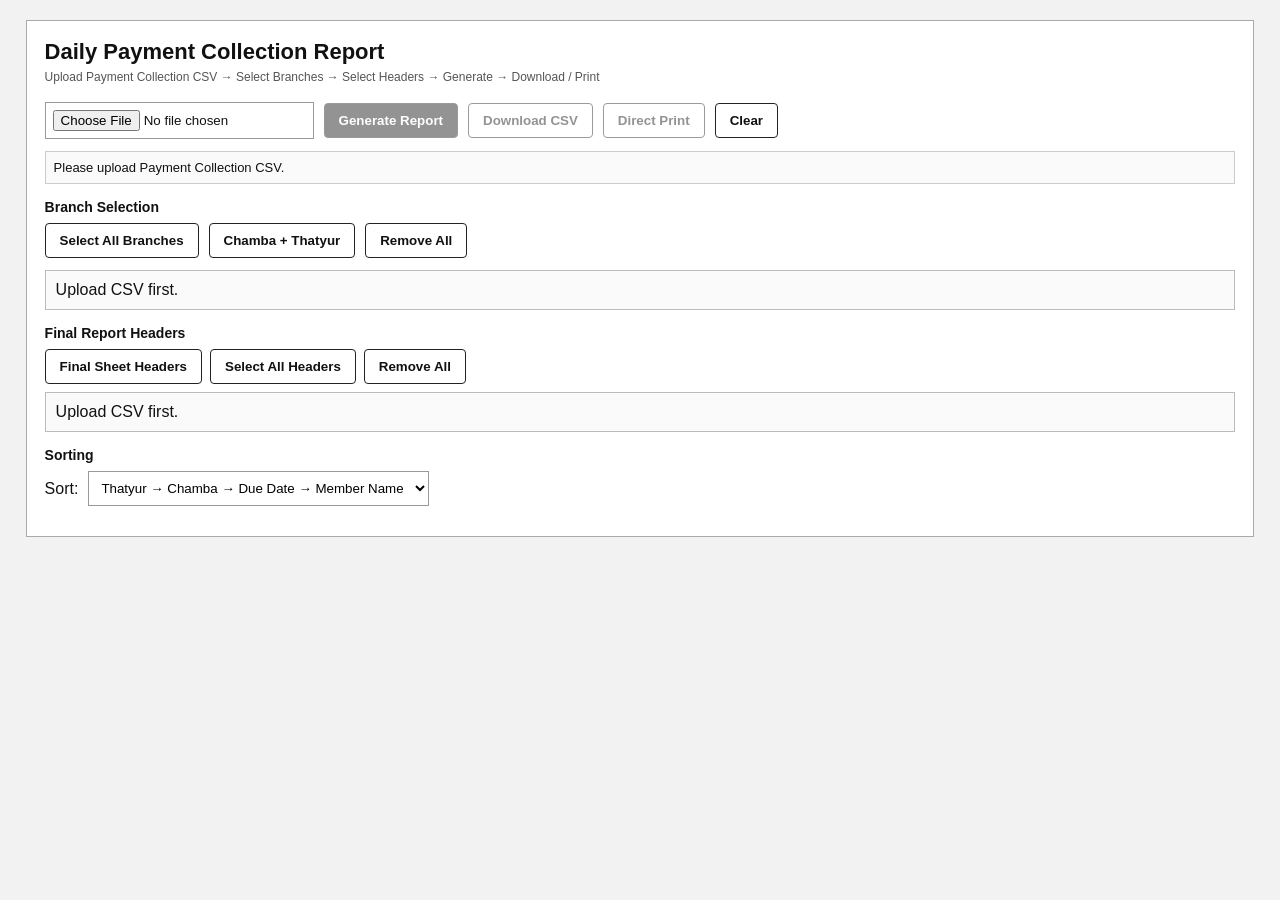
<file: daily-payment-report.html>
<!DOCTYPE html>
<html lang="en">
<head>
<meta charset="UTF-8">
<meta name="viewport" content="width=device-width, initial-scale=1.0">

<title>Daily Payment Collection Report</title>

<style>

*{
    box-sizing:border-box;
}

body{
    margin:0;
    background:#f2f2f2;
    color:#111;
    font-family:Arial,Helvetica,sans-serif;
}

.container{
    width:96%;
    max-width:1400px;
    margin:20px auto;
}

.panel{
    background:#fff;
    border:1px solid #aaa;
    padding:18px;
    margin-bottom:15px;
}

h1{
    margin:0 0 5px;
    font-size:22px;
}

.subtitle{
    font-size:12px;
    color:#555;
    margin-bottom:18px;
}

.row{
    display:flex;
    flex-wrap:wrap;
    gap:10px;
    align-items:center;
    margin-bottom:12px;
}

button{
    border:1px solid #222;
    background:#fff;
    color:#111;
    padding:9px 14px;
    cursor:pointer;
    font-weight:bold;
    border-radius:4px;
}

button:hover{
    background:#eee;
}

button.primary{
    background:#111;
    color:#fff;
}

button:disabled{
    opacity:.45;
    cursor:not-allowed;
}

input[type=file]{
    border:1px solid #999;
    padding:7px;
    background:#fff;
}

select{
    padding:8px;
    border:1px solid #999;
    background:#fff;
}

.status{
    font-size:13px;
    margin-top:8px;
    padding:8px;
    border:1px solid #ccc;
    background:#fafafa;
}

.section-title{
    font-weight:bold;
    margin:15px 0 8px;
    font-size:14px;
}

.branch-list,
.header-list{
    display:flex;
    flex-wrap:wrap;
    gap:7px;
    max-height:230px;
    overflow:auto;
    padding:10px;
    border:1px solid #bbb;
    background:#fafafa;
}

.check-item{
    display:flex;
    align-items:center;
    gap:5px;
    border:1px solid #ccc;
    background:#fff;
    padding:6px 8px;
    font-size:12px;
}

.header-buttons{
    display:flex;
    gap:8px;
    flex-wrap:wrap;
    margin-bottom:8px;
}

.summary{
    display:flex;
    flex-wrap:wrap;
    gap:25px;
    border:1px solid #aaa;
    padding:10px;
    margin-top:12px;
    font-size:13px;
    font-weight:bold;
}

.report{
    background:#fff;
    border:1px solid #aaa;
    padding:15px;
}

.report-head{
    display:flex;
    justify-content:space-between;
    align-items:end;
    border-bottom:2px solid #111;
    padding-bottom:7px;
    margin-bottom:10px;
}

.report-title{
    font-size:18px;
    font-weight:bold;
}

.report-date{
    font-size:13px;
    font-weight:bold;
}

.table-wrap{
    width:100%;
    overflow:auto;
}

table{
    border-collapse:collapse;
    width:100%;
    color:#111;
    background:#fff;
}

th,
td{
    border:1px solid #222;
    padding:5px 6px;
    font-size:11px;
    white-space:nowrap;
    text-align:left;
}

th{
    font-weight:bold;
    background:#fff;
}

.branch-start td{
    border-top:2px solid #111;
}

.total-row{
    border-top:2px solid #111;
    font-weight:bold;
}

.total-row td{
    font-weight:bold;
    border:1px solid #111;
}

.hidden{
    display:none;
}

@media print{

    @page{
        size:A4 landscape;
        margin:4mm;
    }

    html,
    body{
        background:#fff !important;
        color:#000 !important;
        margin:0 !important;
        padding:0 !important;
    }

    .no-print{
        display:none !important;
    }

    .container{
        width:100% !important;
        max-width:none !important;
        margin:0 !important;
        padding:0 !important;
    }

    .report{
        border:0 !important;
        padding:0 !important;
        margin:0 !important;
        width:100% !important;
    }

    .report-head{
        margin-bottom:2mm !important;
        padding-bottom:1.5mm !important;
        border-bottom:1.5px solid #000 !important;
    }

    .report-title{
        font-size:10pt !important;
    }

    .report-date{
        font-size:8pt !important;
    }

    .table-wrap{
        overflow:visible !important;
        width:100% !important;
    }

    table{
        width:100% !important;
        border-collapse:collapse !important;
        table-layout:auto !important;
    }

    th,
    td{
        border:1px solid #000 !important;
        background:#fff !important;
        color:#000 !important;
        padding:1.5px 2.5px !important;
        font-size:7pt !important;
        line-height:1.05 !important;
        white-space:nowrap !important;
    }

    th{
        font-weight:bold !important;
    }

    .branch-start td{
        border-top:2px solid #000 !important;
    }

    .total-row td{
        border-top:2px solid #000 !important;
        font-weight:bold !important;
    }

    *{
        -webkit-print-color-adjust:exact !important;
        print-color-adjust:exact !important;
    }
}

</style>
</head>

<body>

<div class="container">

    <!-- CONTROL PANEL -->
    <div class="panel no-print">

        <h1>Daily Payment Collection Report</h1>

        <div class="subtitle">
            Upload Payment Collection CSV → Select Branches → Select Headers → Generate → Download / Print
        </div>

        <div class="row">

            <input
                type="file"
                id="csvFile"
                accept=".csv,text/csv"
            >

            <button
                id="generateBtn"
                class="primary"
                disabled
            >
                Generate Report
            </button>

            <button
                id="downloadBtn"
                disabled
            >
                Download CSV
            </button>

            <button
                id="printBtn"
                disabled
            >
                Direct Print
            </button>

            <button
                id="clearBtn"
            >
                Clear
            </button>

        </div>

        <div id="status" class="status">
            Please upload Payment Collection CSV.
        </div>

        <!-- BRANCH -->
        <div class="section-title">
            Branch Selection
        </div>

        <div class="row">

            <button id="allBranchesBtn">
                Select All Branches
            </button>

            <button id="onlyFinalBranchesBtn">
                Chamba + Thatyur
            </button>

            <button id="removeBranchesBtn">
                Remove All
            </button>

        </div>

        <div id="branchList" class="branch-list">
            Upload CSV first.
        </div>

        <!-- HEADERS -->
        <div class="section-title">
            Final Report Headers
        </div>

        <div class="header-buttons">

            <button id="defaultHeadersBtn">
                Final Sheet Headers
            </button>

            <button id="allHeadersBtn">
                Select All Headers
            </button>

            <button id="removeHeadersBtn">
                Remove All
            </button>

        </div>

        <div id="headerList" class="header-list">
            Upload CSV first.
        </div>

        <!-- SORT -->
        <div class="section-title">
            Sorting
        </div>

        <div class="row">

            <label>
                Sort:
            </label>

            <select id="sortMode">

                <option value="branch-date-name">
                    Thatyur → Chamba → Due Date → Member Name
                </option>

                <option value="branch-name">
                    Thatyur → Chamba → Member Name
                </option>

                <option value="date-name">
                    Due Date → Member Name
                </option>

                <option value="source">
                    Source Order
                </option>

            </select>

        </div>

        <div id="summary" class="summary hidden"></div>

    </div>


    <!-- REPORT -->
    <div id="report" class="report hidden">

        <div class="report-head">

            <div class="report-title">
                Daily Payment Collection Report
            </div>

            <div
                class="report-date"
                id="reportDate"
            ></div>

        </div>

        <div class="table-wrap">

            <table id="reportTable">

                <thead></thead>

                <tbody></tbody>

            </table>

        </div>

    </div>

</div>


<script>

/* =========================================================
   FINAL SHEET DEFAULT HEADERS
========================================================= */

const FINAL_HEADERS = [

    "Branch Name",
    "Member Name",
    "Member Code",
    "Mobile No",
    "Account No",
    "Principal Amount",
    "Tenure",
    "Installments Due",
    "Installment Amount",
    "Amount To Collect",
    "Due Date",
    "Agent Name"

];


/* =========================================================
   VARIABLES
========================================================= */

let originalHeaders = [];
let originalRows = [];

let availableBranches = [];

let selectedHeaders = [...FINAL_HEADERS];
let selectedBranches = [];

let finalData = [];


/* =========================================================
   ELEMENTS
========================================================= */

const fileInput =
    document.getElementById("csvFile");

const generateBtn =
    document.getElementById("generateBtn");

const downloadBtn =
    document.getElementById("downloadBtn");

const printBtn =
    document.getElementById("printBtn");

const clearBtn =
    document.getElementById("clearBtn");

const statusBox =
    document.getElementById("status");

const branchList =
    document.getElementById("branchList");

const headerList =
    document.getElementById("headerList");

const report =
    document.getElementById("report");

const reportTable =
    document.getElementById("reportTable");

const reportDate =
    document.getElementById("reportDate");

const summary =
    document.getElementById("summary");

const sortMode =
    document.getElementById("sortMode");


/* =========================================================
   NORMALIZE TEXT
========================================================= */

function normalize(text){

    return String(text ?? "")
        .trim()
        .toLowerCase()
        .replace(/\s+/g," ")
        .replace(/[_-]+/g," ");

}


/* =========================================================
   BRANCH NORMALIZE
   This is the important fix.
========================================================= */

function normalizeBranch(text){

    return String(text ?? "")
        .trim()
        .toLowerCase()
        .replace(/[^a-z0-9]/g,"");

}


/* =========================================================
   BRANCH RANK
   THATYUR ALWAYS FIRST
   CHAMBA ALWAYS SECOND
========================================================= */

function branchRank(branch){

    const b = normalizeBranch(branch);

    if(
        b === "thatyur" ||
        b === "thatyurbranch"
    ){
        return 1;
    }

    if(
        b === "chamba" ||
        b === "chambabranch"
    ){
        return 2;
    }

    return 100;
}


/* =========================================================
   CSV PARSER
========================================================= */

function parseCSV(text){

    text = text.replace(/^\uFEFF/,"");

    const rows = [];

    let row = [];
    let cell = "";
    let quoted = false;

    for(
        let i = 0;
        i < text.length;
        i++
    ){

        const char = text[i];
        const next = text[i+1];

        if(char === '"'){

            if(
                quoted &&
                next === '"'
            ){

                cell += '"';
                i++;

            }else{

                quoted = !quoted;

            }

        }
        else if(
            char === "," &&
            !quoted
        ){

            row.push(cell);
            cell = "";

        }
        else if(
            (char === "\n" ||
             char === "\r") &&
            !quoted
        ){

            if(
                char === "\r" &&
                next === "\n"
            ){
                i++;
            }

            row.push(cell);

            if(
                row.some(
                    x => String(x).trim() !== ""
                )
            ){

                rows.push(row);

            }

            row = [];
            cell = "";

        }
        else{

            cell += char;

        }

    }


    if(
        cell !== "" ||
        row.length > 0
    ){

        row.push(cell);

        if(
            row.some(
                x => String(x).trim() !== ""
            )
        ){

            rows.push(row);

        }

    }

    return rows;

}


/* =========================================================
   CSV ESCAPE
========================================================= */

function csvEscape(value){

    const text =
        String(value ?? "");

    if(
        /[",\n\r]/.test(text)
    ){

        return '"' +
            text.replace(/"/g,'""') +
            '"';

    }

    return text;

}


/* =========================================================
   NUMBER
========================================================= */

function getNumber(value){

    const cleaned =
        String(value ?? "")
            .replace(/,/g,"")
            .replace(/[₹$]/g,"")
            .trim();

    const number =
        parseFloat(cleaned);

    return Number.isFinite(number)
        ? number
        : null;

}


/* =========================================================
   MONEY FORMAT
========================================================= */

function formatMoney(value){

    const number =
        getNumber(value);

    if(number === null){

        return String(value ?? "").trim();

    }

    return number.toLocaleString(
        "en-IN",
        {
            minimumFractionDigits:0,
            maximumFractionDigits:2
        }
    );

}


/* =========================================================
   DATE FORMAT
========================================================= */

function formatDate(value){

    const text =
        String(value ?? "").trim();

    if(!text){
        return "";
    }

    let day = "";
    let month = "";
    let year = "";

    let match =
        text.match(
            /^(\d{1,2})[\/-](\d{1,2})[\/-](\d{4})$/
        );

    if(match){

        day = match[1];
        month = match[2];
        year = match[3];

        return (
            String(day).padStart(2,"0") +
            "-" +
            String(month).padStart(2,"0") +
            "-" +
            year
        );

    }

    return text;

}


/* =========================================================
   DATE SORT KEY
========================================================= */

function dateSortKey(value){

    const text =
        formatDate(value);

    const parts =
        text.split("-");

    if(parts.length !== 3){

        return 99999999;

    }

    return (
        Number(parts[2]) * 10000 +
        Number(parts[1]) * 100 +
        Number(parts[0])
    );

}


/* =========================================================
   TODAY
========================================================= */

function todayDate(){

    const d = new Date();

    return (
        String(d.getDate()).padStart(2,"0") +
        "-" +
        String(d.getMonth()+1).padStart(2,"0") +
        "-" +
        d.getFullYear()
    );

}


/* =========================================================
   ESCAPE HTML
========================================================= */

function escapeHTML(value){

    return String(value ?? "")
        .replace(/&/g,"&amp;")
        .replace(/</g,"&lt;")
        .replace(/>/g,"&gt;")
        .replace(/"/g,"&quot;")
        .replace(/'/g,"&#039;");

}


/* =========================================================
   FIND HEADER
========================================================= */

function findHeader(headerName){

    const wanted =
        normalize(headerName);

    return originalHeaders.find(
        h => normalize(h) === wanted
    );

}


/* =========================================================
   LOAD FILE
========================================================= */

fileInput.addEventListener(
    "change",
    function(){

        const file =
            this.files[0];

        if(!file){

            return;

        }

        const reader =
            new FileReader();

        reader.onload =
            function(){

                try{

                    const parsed =
                        parseCSV(
                            reader.result
                        );

                    if(parsed.length < 2){

                        throw new Error(
                            "CSV file is empty."
                        );

                    }

                    originalHeaders =
                        parsed[0].map(
                            x => String(x).trim()
                        );

                    originalRows =
                        parsed.slice(1);


                    /* CHECK FINAL HEADERS */

                    const missing =
                        FINAL_HEADERS.filter(
                            h =>
                            !findHeader(h)
                        );

                    if(missing.length){

                        throw new Error(
                            "Final Sheet columns missing: " +
                            missing.join(", ")
                        );

                    }


                    /* GET BRANCH COLUMN */

                    const branchHeader =
                        findHeader("Branch Name");

                    const branchIndex =
                        originalHeaders.indexOf(
                            branchHeader
                        );


                    /* GET UNIQUE BRANCHES */

                    const branchSet =
                        new Map();

                    originalRows.forEach(
                        row => {

                            const branch =
                                String(
                                    row[branchIndex] ?? ""
                                ).trim();

                            if(branch){

                                const key =
                                    normalizeBranch(branch);

                                if(!branchSet.has(key)){

                                    branchSet.set(
                                        key,
                                        branch
                                    );

                                }

                            }

                        }
                    );


                    availableBranches =
                        [...branchSet.values()]
                        .sort(
                            (a,b) =>
                                branchRank(a) -
                                branchRank(b)
                        );


                    /* DEFAULT BRANCHES */

                    selectedBranches =
                        availableBranches.filter(
                            b => {

                                const n =
                                    normalizeBranch(b);

                                return (
                                    n === "thatyur" ||
                                    n === "thatyurbranch" ||
                                    n === "chamba" ||
                                    n === "chambabranch"
                                );

                            }
                        );


                    selectedHeaders =
                        FINAL_HEADERS.filter(
                            h => findHeader(h)
                        );


                    renderBranchOptions();

                    renderHeaderOptions();

                    generateBtn.disabled =
                        false;

                    statusBox.textContent =
                        "CSV loaded successfully. " +
                        originalRows.length +
                        " records found.";

                }
                catch(error){

                    statusBox.textContent =
                        "ERROR: " +
                        error.message;

                }

            };

        reader.readAsText(file);

    }
);


/* =========================================================
   BRANCH UI
========================================================= */

function renderBranchOptions(){

    branchList.innerHTML = "";

    availableBranches.forEach(
        branch => {

            const label =
                document.createElement("label");

            label.className =
                "check-item";

            const checkbox =
                document.createElement("input");

            checkbox.type =
                "checkbox";

            checkbox.value =
                branch;

            checkbox.checked =
                selectedBranches.some(
                    b =>
                    normalizeBranch(b) ===
                    normalizeBranch(branch)
                );

            checkbox.addEventListener(
                "change",
                updateSelectedBranches
            );

            label.appendChild(
                checkbox
            );

            label.appendChild(
                document.createTextNode(
                    branch
                )
            );

            branchList.appendChild(
                label
            );

        }
    );

}


function updateSelectedBranches(){

    selectedBranches =
        [...branchList.querySelectorAll(
            "input[type=checkbox]:checked"
        )].map(
            x => x.value
        );

}


/* =========================================================
   HEADER UI
========================================================= */

function renderHeaderOptions(){

    headerList.innerHTML = "";

    originalHeaders.forEach(
        header => {

            const label =
                document.createElement("label");

            label.className =
                "check-item";

            const checkbox =
                document.createElement("input");

            checkbox.type =
                "checkbox";

            checkbox.value =
                header;

            checkbox.checked =
                selectedHeaders.some(
                    h =>
                    normalize(h) ===
                    normalize(header)
                );

            checkbox.addEventListener(
                "change",
                updateSelectedHeaders
            );

            label.appendChild(
                checkbox
            );

            label.appendChild(
                document.createTextNode(
                    header
                )
            );

            headerList.appendChild(
                label
            );

        }
    );

}


function updateSelectedHeaders(){

    selectedHeaders =
        [...headerList.querySelectorAll(
            "input[type=checkbox]:checked"
        )].map(
            x => x.value
        );

}


/* =========================================================
   HEADER BUTTONS
========================================================= */

document
.getElementById("defaultHeadersBtn")
.addEventListener(
    "click",
    function(){

        selectedHeaders =
            FINAL_HEADERS.filter(
                h => findHeader(h)
            );

        renderHeaderOptions();

    }
);


document
.getElementById("allHeadersBtn")
.addEventListener(
    "click",
    function(){

        selectedHeaders =
            [...originalHeaders];

        renderHeaderOptions();

    }
);


document
.getElementById("removeHeadersBtn")
.addEventListener(
    "click",
    function(){

        selectedHeaders = [];

        renderHeaderOptions();

    }
);


/* =========================================================
   BRANCH BUTTONS
========================================================= */

document
.getElementById("allBranchesBtn")
.addEventListener(
    "click",
    function(){

        selectedBranches =
            [...availableBranches];

        renderBranchOptions();

    }
);


document
.getElementById("onlyFinalBranchesBtn")
.addEventListener(
    "click",
    function(){

        selectedBranches =
            availableBranches.filter(
                b => {

                    const n =
                        normalizeBranch(b);

                    return (
                        n === "thatyur" ||
                        n === "thatyurbranch" ||
                        n === "chamba" ||
                        n === "chambabranch"
                    );

                }
            );

        renderBranchOptions();

    }
);


document
.getElementById("removeBranchesBtn")
.addEventListener(
    "click",
    function(){

        selectedBranches = [];

        renderBranchOptions();

    }
);


/* =========================================================
   GENERATE REPORT
========================================================= */

generateBtn.addEventListener(
    "click",
    generateReport
);


sortMode.addEventListener(
    "change",
    function(){

        if(originalRows.length){

            generateReport();

        }

    }
);


function generateReport(){

    updateSelectedBranches();

    updateSelectedHeaders();


    if(selectedBranches.length === 0){

        alert(
            "Please select at least one branch."
        );

        return;

    }


    if(selectedHeaders.length === 0){

        alert(
            "Please select at least one header."
        );

        return;

    }


    /* HEADER INDEX */

    const headerIndexes =
        {};

    originalHeaders.forEach(
        (h,index) => {

            headerIndexes[
                normalize(h)
            ] = index;

        }
    );


    const branchHeader =
        findHeader("Branch Name");

    const branchIndex =
        originalHeaders.indexOf(
            branchHeader
        );


    /* CREATE DATA */

    let data =
        originalRows.map(
            (row, sourceIndex) => {

                const obj = {
                    _sourceIndex:
                        sourceIndex
                };

                selectedHeaders.forEach(
                    header => {

                        const index =
                            headerIndexes[
                                normalize(header)
                            ];

                        obj[header] =
                            row[index] ?? "";

                    }
                );

                return obj;

            }
        );


    /* FILTER BRANCHES */

    const selectedBranchKeys =
        new Set(
            selectedBranches.map(
                b =>
                normalizeBranch(b)
            )
        );


    data =
        data.filter(
            row => {

                const branch =
                    row[
                        branchHeader
                    ] ?? "";

                return selectedBranchKeys.has(
                    normalizeBranch(branch)
                );

            }
        );


    /* =====================================================
       SORT
       THIS IS THE IMPORTANT PART
    ===================================================== */

    const mode =
        sortMode.value;


    if(mode === "branch-date-name"){

        data.sort(
            function(a,b){

                const branchA =
                    a[branchHeader] ?? "";

                const branchB =
                    b[branchHeader] ?? "";


                /* FIRST: BRANCH */

                const branchCompare =
                    branchRank(branchA) -
                    branchRank(branchB);

                if(branchCompare !== 0){

                    return branchCompare;

                }


                /* SECOND: DATE */

                const dateHeader =
                    findHeader("Due Date");

                const dateA =
                    dateSortKey(
                        a[dateHeader] ?? ""
                    );

                const dateB =
                    dateSortKey(
                        b[dateHeader] ?? ""
                    );

                if(dateA !== dateB){

                    return dateA - dateB;

                }


                /* THIRD: MEMBER NAME */

                const memberHeader =
                    findHeader("Member Name");

                return String(
                    a[memberHeader] ?? ""
                ).localeCompare(
                    String(
                        b[memberHeader] ?? ""
                    ),
                    undefined,
                    {
                        sensitivity:"base"
                    }
                );

            }
        );

    }
    else if(mode === "branch-name"){

        data.sort(
            function(a,b){

                const branchCompare =
                    branchRank(
                        a[branchHeader]
                    ) -
                    branchRank(
                        b[branchHeader]
                    );

                if(branchCompare !== 0){

                    return branchCompare;

                }

                const memberHeader =
                    findHeader("Member Name");

                return String(
                    a[memberHeader] ?? ""
                ).localeCompare(
                    String(
                        b[memberHeader] ?? ""
                    ),
                    undefined,
                    {
                        sensitivity:"base"
                    }
                );

            }
        );

    }
    else if(mode === "date-name"){

        const dateHeader =
            findHeader("Due Date");

        const memberHeader =
            findHeader("Member Name");

        data.sort(
            function(a,b){

                const dateCompare =
                    dateSortKey(
                        a[dateHeader]
                    ) -
                    dateSortKey(
                        b[dateHeader]
                    );

                if(dateCompare !== 0){

                    return dateCompare;

                }

                return String(
                    a[memberHeader] ?? ""
                ).localeCompare(
                    String(
                        b[memberHeader] ?? ""
                    ),
                    undefined,
                    {
                        sensitivity:"base"
                    }
                );

            }
        );

    }


    finalData =
        data;


    /* =====================================================
       RENDER TABLE
    ===================================================== */

    const thead =
        reportTable.querySelector(
            "thead"
        );

    const tbody =
        reportTable.querySelector(
            "tbody"
        );


    thead.innerHTML =
        "<tr>" +
        selectedHeaders
            .map(
                h =>
                "<th>" +
                escapeHTML(h) +
                "</th>"
            )
            .join("") +
        "</tr>";


    tbody.innerHTML = "";


    let previousBranch =
        "";


    data.forEach(
        row => {

            const tr =
                document.createElement("tr");

            const branchHeader =
                findHeader("Branch Name");

            const currentBranch =
                row[branchHeader] ?? "";


            if(
                normalizeBranch(
                    currentBranch
                ) !==
                normalizeBranch(
                    previousBranch
                )
            ){

                tr.className =
                    "branch-start";

            }


            previousBranch =
                currentBranch;


            selectedHeaders.forEach(
                header => {

                    const td =
                        document.createElement("td");

                    let value =
                        row[header] ?? "";


                    const n =
                        normalize(header);


                    if(
                        n ===
                        normalize(
                            "Principal Amount"
                        ) ||
                        n ===
                        normalize(
                            "Installment Amount"
                        ) ||
                        n ===
                        normalize(
                            "Amount To Collect"
                        )
                    ){

                        value =
                            formatMoney(value);

                    }


                    if(
                        n ===
                        normalize("Due Date")
                    ){

                        value =
                            formatDate(value);

                    }


                    td.textContent =
                        value;

                    tr.appendChild(td);

                }
            );


            tbody.appendChild(tr);

        }
    );


    /* =====================================================
       TOTAL
    ===================================================== */

    const amountHeader =
        findHeader("Amount To Collect");


    if(
        selectedHeaders.some(
            h =>
            normalize(h) ===
            normalize("Amount To Collect")
        )
    ){

        const total =
            data.reduce(
                (sum,row) => {

                    return sum +
                        (
                            getNumber(
                                row[amountHeader]
                            ) || 0
                        );

                },
                0
            );


        const tr =
            document.createElement("tr");

        tr.className =
            "total-row";


        selectedHeaders.forEach(
            (header,index) => {

                const td =
                    document.createElement("td");


                if(index === 0){

                    td.textContent =
                        "TOTAL";

                }
                else if(
                    normalize(header) ===
                    normalize(
                        "Amount To Collect"
                    )
                ){

                    td.textContent =
                        total.toLocaleString(
                            "en-IN",
                            {
                                maximumFractionDigits:2
                            }
                        );

                }
                else{

                    td.textContent =
                        "";

                }


                tr.appendChild(td);

            }
        );


        tbody.appendChild(tr);


        summary.innerHTML =
            "<span>Records: " +
            data.length +
            "</span>" +

            "<span>Total Amount To Collect: ₹" +
            total.toLocaleString(
                "en-IN",
                {
                    maximumFractionDigits:2
                }
            ) +
            "</span>";

    }
    else{

        summary.innerHTML =
            "<span>Records: " +
            data.length +
            "</span>";

    }


    summary.classList.remove(
        "hidden"
    );


    reportDate.textContent =
        "Date: " +
        todayDate();


    report.classList.remove(
        "hidden"
    );


    downloadBtn.disabled =
        data.length === 0;

    printBtn.disabled =
        data.length === 0;


    statusBox.textContent =
        "Report generated: " +
        data.length +
        " records. " +
        "Order: Thatyur → Chamba.";

}


/* =========================================================
   DOWNLOAD CSV
========================================================= */

downloadBtn.addEventListener(
    "click",
    function(){

        if(!finalData.length){

            return;

        }


        const lines = [];


        lines.push(
            selectedHeaders
                .map(csvEscape)
                .join(",")
        );


        finalData.forEach(
            row => {

                lines.push(
                    selectedHeaders
                        .map(
                            h =>
                            csvEscape(
                                row[h]
                            )
                        )
                        .join(",")
                );

            }
        );


        const blob =
            new Blob(
                [
                    "\uFEFF" +
                    lines.join("\r\n")
                ],
                {
                    type:
                    "text/csv;charset=utf-8"
                }
            );


        const url =
            URL.createObjectURL(
                blob
            );


        const a =
            document.createElement("a");

        a.href =
            url;

        a.download =
            "Daily_Payment_Report_" +
            todayDate().replace(
                /-/g,
                "_"
            ) +
            ".csv";


        document.body.appendChild(a);

        a.click();

        a.remove();

        URL.revokeObjectURL(url);

    }
);


/* =========================================================
   DIRECT PRINT
   Opens a clean print-only window.
========================================================= */

printBtn.addEventListener(
    "click",
    function(){

        if(!finalData.length){

            alert(
                "Please generate the report first."
            );

            return;

        }


        /* Make sure latest report is generated */

        generateReport();


        const tableHTML =
            reportTable.outerHTML;

        const title =
            "Daily Payment Collection Report";

        const date =
            todayDate();


        const printWindow =
            window.open(
                "",
                "_blank",
                "width=1200,height=800"
            );


        if(!printWindow){

            alert(
                "Print window blocked. Please allow pop-ups for this file."
            );

            return;

        }


        printWindow.document.open();


        printWindow.document.write(`

<!DOCTYPE html>

<html>

<head>

<meta charset="UTF-8">

<title>${title}</title>

<style>

@page{

    size:A4 landscape;

    margin:4mm;

}

*{

    box-sizing:border-box;

}

html,
body{

    margin:0;

    padding:0;

    background:#fff;

    color:#000;

    font-family:Arial,Helvetica,sans-serif;

}

.print-head{

    display:flex;

    justify-content:space-between;

    align-items:flex-end;

    border-bottom:2px solid #000;

    padding-bottom:2mm;

    margin-bottom:2mm;

}

.title{

    font-size:10pt;

    font-weight:bold;

}

.date{

    font-size:8pt;

    font-weight:bold;

}

table{

    width:100%;

    border-collapse:collapse;

    table-layout:auto;

    color:#000;

}

th,
td{

    border:1px solid #000;

    padding:1.5px 2.5px;

    font-size:7pt;

    line-height:1.05;

    white-space:nowrap;

    background:#fff;

    color:#000;

}

th{

    font-weight:bold;

}

.branch-start td{

    border-top:2px solid #000;

}

.total-row td{

    border-top:2px solid #000;

    font-weight:bold;

}

@media print{

    html,
    body{

        width:100%;

        height:auto;

    }

}

</style>

</head>

<body>

<div class="print-head">

<div class="title">
${title}
</div>

<div class="date">
Date: ${date}
</div>

</div>

${tableHTML}

<script>

window.onload = function(){

    setTimeout(
        function(){

            window.print();

            setTimeout(
                function(){

                    window.close();

                },
                500
            );

        },
        250
    );

};

<\/script>

</body>

</html>

        `);


        printWindow.document.close();

    }
);


/* =========================================================
   CLEAR
========================================================= */

clearBtn.addEventListener(
    "click",
    function(){

        location.reload();

    }
);

</script>

</body>
</html>
</file>
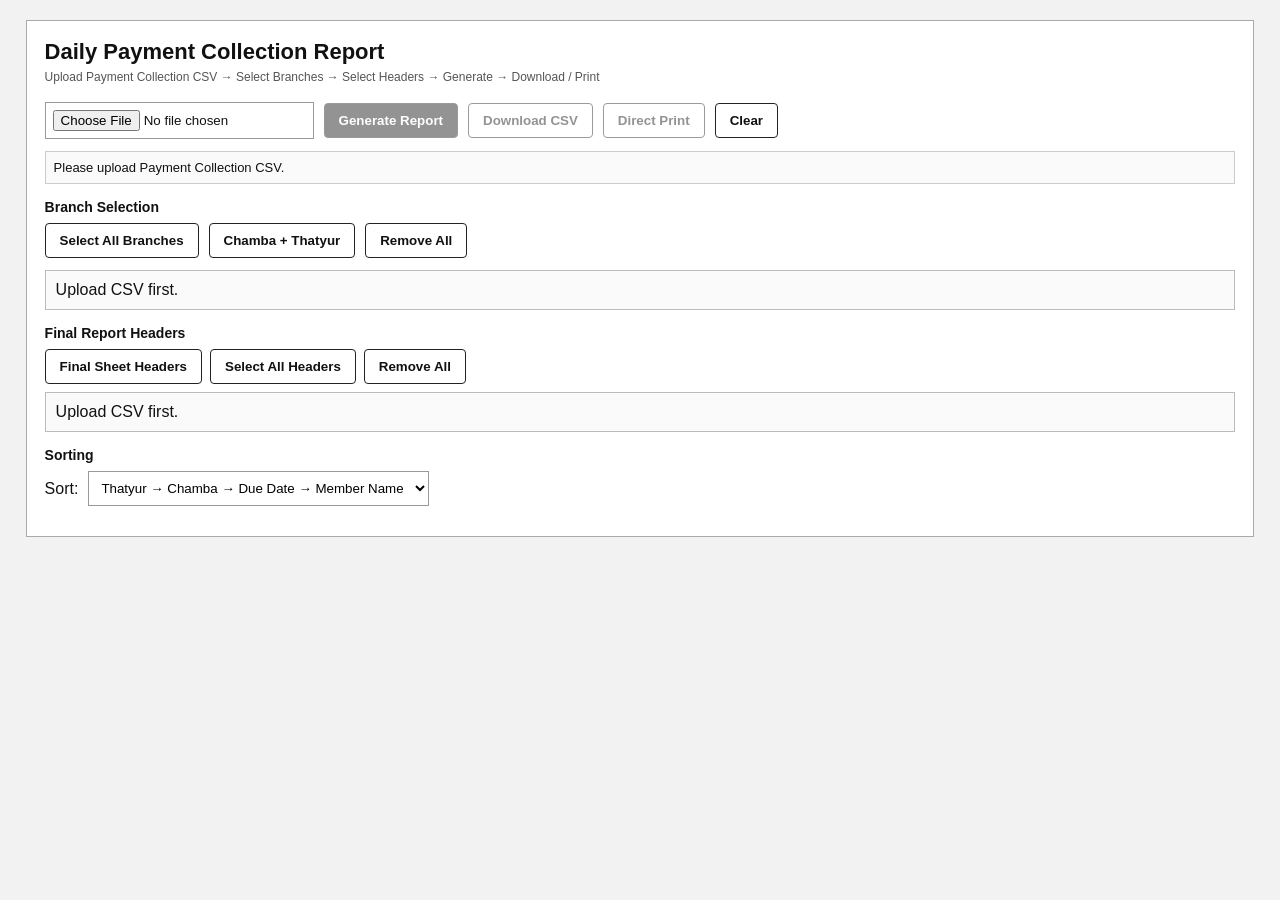
<file: Daily_Payment_Report_Automation_v4.html>
<!DOCTYPE html>
<html lang="en">
<head>
<meta charset="UTF-8">
<meta name="viewport" content="width=device-width, initial-scale=1.0">

<title>Daily Payment Collection Report</title>

<style>

*{
    box-sizing:border-box;
}

body{
    margin:0;
    background:#f2f2f2;
    color:#111;
    font-family:Arial,Helvetica,sans-serif;
}

.container{
    width:96%;
    max-width:1400px;
    margin:20px auto;
}

.panel{
    background:#fff;
    border:1px solid #aaa;
    padding:18px;
    margin-bottom:15px;
}

h1{
    margin:0 0 5px;
    font-size:22px;
}

.subtitle{
    font-size:12px;
    color:#555;
    margin-bottom:18px;
}

.row{
    display:flex;
    flex-wrap:wrap;
    gap:10px;
    align-items:center;
    margin-bottom:12px;
}

button{
    border:1px solid #222;
    background:#fff;
    color:#111;
    padding:9px 14px;
    cursor:pointer;
    font-weight:bold;
    border-radius:4px;
}

button:hover{
    background:#eee;
}

button.primary{
    background:#111;
    color:#fff;
}

button:disabled{
    opacity:.45;
    cursor:not-allowed;
}

input[type=file]{
    border:1px solid #999;
    padding:7px;
    background:#fff;
}

select{
    padding:8px;
    border:1px solid #999;
    background:#fff;
}

.status{
    font-size:13px;
    margin-top:8px;
    padding:8px;
    border:1px solid #ccc;
    background:#fafafa;
}

.section-title{
    font-weight:bold;
    margin:15px 0 8px;
    font-size:14px;
}

.branch-list,
.header-list{
    display:flex;
    flex-wrap:wrap;
    gap:7px;
    max-height:230px;
    overflow:auto;
    padding:10px;
    border:1px solid #bbb;
    background:#fafafa;
}

.check-item{
    display:flex;
    align-items:center;
    gap:5px;
    border:1px solid #ccc;
    background:#fff;
    padding:6px 8px;
    font-size:12px;
}

.header-buttons{
    display:flex;
    gap:8px;
    flex-wrap:wrap;
    margin-bottom:8px;
}

.summary{
    display:flex;
    flex-wrap:wrap;
    gap:25px;
    border:1px solid #aaa;
    padding:10px;
    margin-top:12px;
    font-size:13px;
    font-weight:bold;
}

.report{
    background:#fff;
    border:1px solid #aaa;
    padding:15px;
}

.report-head{
    display:flex;
    justify-content:space-between;
    align-items:end;
    border-bottom:2px solid #111;
    padding-bottom:7px;
    margin-bottom:10px;
}

.report-title{
    font-size:18px;
    font-weight:bold;
}

.report-date{
    font-size:13px;
    font-weight:bold;
}

.table-wrap{
    width:100%;
    overflow:auto;
}

table{
    border-collapse:collapse;
    width:100%;
    color:#111;
    background:#fff;
}

th,
td{
    border:1px solid #222;
    padding:5px 6px;
    font-size:11px;
    white-space:nowrap;
    text-align:left;
}

th{
    font-weight:bold;
    background:#fff;
}

.branch-start td{
    border-top:2px solid #111;
}

.total-row{
    border-top:2px solid #111;
    font-weight:bold;
}

.total-row td{
    font-weight:bold;
    border:1px solid #111;
}

.hidden{
    display:none;
}

@media print{

    @page{
        size:A4 landscape;
        margin:4mm;
    }

    html,
    body{
        background:#fff !important;
        color:#000 !important;
        margin:0 !important;
        padding:0 !important;
    }

    .no-print{
        display:none !important;
    }

    .container{
        width:100% !important;
        max-width:none !important;
        margin:0 !important;
        padding:0 !important;
    }

    .report{
        border:0 !important;
        padding:0 !important;
        margin:0 !important;
        width:100% !important;
    }

    .report-head{
        margin-bottom:2mm !important;
        padding-bottom:1.5mm !important;
        border-bottom:1.5px solid #000 !important;
    }

    .report-title{
        font-size:10pt !important;
    }

    .report-date{
        font-size:8pt !important;
    }

    .table-wrap{
        overflow:visible !important;
        width:100% !important;
    }

    table{
        width:100% !important;
        border-collapse:collapse !important;
        table-layout:auto !important;
    }

    th,
    td{
        border:1px solid #000 !important;
        background:#fff !important;
        color:#000 !important;
        padding:1.5px 2.5px !important;
        font-size:7pt !important;
        line-height:1.05 !important;
        white-space:nowrap !important;
    }

    th{
        font-weight:bold !important;
    }

    .branch-start td{
        border-top:2px solid #000 !important;
    }

    .total-row td{
        border-top:2px solid #000 !important;
        font-weight:bold !important;
    }

    *{
        -webkit-print-color-adjust:exact !important;
        print-color-adjust:exact !important;
    }
}

</style>
</head>

<body>

<div class="container">

    <!-- CONTROL PANEL -->
    <div class="panel no-print">

        <h1>Daily Payment Collection Report</h1>

        <div class="subtitle">
            Upload Payment Collection CSV → Select Branches → Select Headers → Generate → Download / Print
        </div>

        <div class="row">

            <input
                type="file"
                id="csvFile"
                accept=".csv,text/csv"
            >

            <button
                id="generateBtn"
                class="primary"
                disabled
            >
                Generate Report
            </button>

            <button
                id="downloadBtn"
                disabled
            >
                Download CSV
            </button>

            <button
                id="printBtn"
                disabled
            >
                Direct Print
            </button>

            <button
                id="clearBtn"
            >
                Clear
            </button>

        </div>

        <div id="status" class="status">
            Please upload Payment Collection CSV.
        </div>

        <!-- BRANCH -->
        <div class="section-title">
            Branch Selection
        </div>

        <div class="row">

            <button id="allBranchesBtn">
                Select All Branches
            </button>

            <button id="onlyFinalBranchesBtn">
                Chamba + Thatyur
            </button>

            <button id="removeBranchesBtn">
                Remove All
            </button>

        </div>

        <div id="branchList" class="branch-list">
            Upload CSV first.
        </div>

        <!-- HEADERS -->
        <div class="section-title">
            Final Report Headers
        </div>

        <div class="header-buttons">

            <button id="defaultHeadersBtn">
                Final Sheet Headers
            </button>

            <button id="allHeadersBtn">
                Select All Headers
            </button>

            <button id="removeHeadersBtn">
                Remove All
            </button>

        </div>

        <div id="headerList" class="header-list">
            Upload CSV first.
        </div>

        <!-- SORT -->
        <div class="section-title">
            Sorting
        </div>

        <div class="row">

            <label>
                Sort:
            </label>

            <select id="sortMode">

                <option value="branch-date-name">
                    Thatyur → Chamba → Due Date → Member Name
                </option>

                <option value="branch-name">
                    Thatyur → Chamba → Member Name
                </option>

                <option value="date-name">
                    Due Date → Member Name
                </option>

                <option value="source">
                    Source Order
                </option>

            </select>

        </div>

        <div id="summary" class="summary hidden"></div>

    </div>


    <!-- REPORT -->
    <div id="report" class="report hidden">

        <div class="report-head">

            <div class="report-title">
                Daily Payment Collection Report
            </div>

            <div
                class="report-date"
                id="reportDate"
            ></div>

        </div>

        <div class="table-wrap">

            <table id="reportTable">

                <thead></thead>

                <tbody></tbody>

            </table>

        </div>

    </div>

</div>


<script>

/* =========================================================
   FINAL SHEET DEFAULT HEADERS
========================================================= */

const FINAL_HEADERS = [

    "Branch Name",
    "Member Name",
    "Member Code",
    "Mobile No",
    "Account No",
    "Principal Amount",
    "Tenure",
    "Installments Due",
    "Installment Amount",
    "Amount To Collect",
    "Due Date",
    "Agent Name"

];


/* =========================================================
   VARIABLES
========================================================= */

let originalHeaders = [];
let originalRows = [];

let availableBranches = [];

let selectedHeaders = [...FINAL_HEADERS];
let selectedBranches = [];

let finalData = [];


/* =========================================================
   ELEMENTS
========================================================= */

const fileInput =
    document.getElementById("csvFile");

const generateBtn =
    document.getElementById("generateBtn");

const downloadBtn =
    document.getElementById("downloadBtn");

const printBtn =
    document.getElementById("printBtn");

const clearBtn =
    document.getElementById("clearBtn");

const statusBox =
    document.getElementById("status");

const branchList =
    document.getElementById("branchList");

const headerList =
    document.getElementById("headerList");

const report =
    document.getElementById("report");

const reportTable =
    document.getElementById("reportTable");

const reportDate =
    document.getElementById("reportDate");

const summary =
    document.getElementById("summary");

const sortMode =
    document.getElementById("sortMode");


/* =========================================================
   NORMALIZE TEXT
========================================================= */

function normalize(text){

    return String(text ?? "")
        .trim()
        .toLowerCase()
        .replace(/\s+/g," ")
        .replace(/[_-]+/g," ");

}


/* =========================================================
   BRANCH NORMALIZE
   This is the important fix.
========================================================= */

function normalizeBranch(text){

    return String(text ?? "")
        .trim()
        .toLowerCase()
        .replace(/[^a-z0-9]/g,"");

}


/* =========================================================
   BRANCH RANK
   THATYUR ALWAYS FIRST
   CHAMBA ALWAYS SECOND
========================================================= */

function branchRank(branch){

    const b = normalizeBranch(branch);

    if(
        b === "thatyur" ||
        b === "thatyurbranch"
    ){
        return 1;
    }

    if(
        b === "chamba" ||
        b === "chambabranch"
    ){
        return 2;
    }

    return 100;
}


/* =========================================================
   CSV PARSER
========================================================= */

function parseCSV(text){

    text = text.replace(/^\uFEFF/,"");

    const rows = [];

    let row = [];
    let cell = "";
    let quoted = false;

    for(
        let i = 0;
        i < text.length;
        i++
    ){

        const char = text[i];
        const next = text[i+1];

        if(char === '"'){

            if(
                quoted &&
                next === '"'
            ){

                cell += '"';
                i++;

            }else{

                quoted = !quoted;

            }

        }
        else if(
            char === "," &&
            !quoted
        ){

            row.push(cell);
            cell = "";

        }
        else if(
            (char === "\n" ||
             char === "\r") &&
            !quoted
        ){

            if(
                char === "\r" &&
                next === "\n"
            ){
                i++;
            }

            row.push(cell);

            if(
                row.some(
                    x => String(x).trim() !== ""
                )
            ){

                rows.push(row);

            }

            row = [];
            cell = "";

        }
        else{

            cell += char;

        }

    }


    if(
        cell !== "" ||
        row.length > 0
    ){

        row.push(cell);

        if(
            row.some(
                x => String(x).trim() !== ""
            )
        ){

            rows.push(row);

        }

    }

    return rows;

}


/* =========================================================
   CSV ESCAPE
========================================================= */

function csvEscape(value){

    const text =
        String(value ?? "");

    if(
        /[",\n\r]/.test(text)
    ){

        return '"' +
            text.replace(/"/g,'""') +
            '"';

    }

    return text;

}


/* =========================================================
   NUMBER
========================================================= */

function getNumber(value){

    const cleaned =
        String(value ?? "")
            .replace(/,/g,"")
            .replace(/[₹$]/g,"")
            .trim();

    const number =
        parseFloat(cleaned);

    return Number.isFinite(number)
        ? number
        : null;

}


/* =========================================================
   MONEY FORMAT
========================================================= */

function formatMoney(value){

    const number =
        getNumber(value);

    if(number === null){

        return String(value ?? "").trim();

    }

    return number.toLocaleString(
        "en-IN",
        {
            minimumFractionDigits:0,
            maximumFractionDigits:2
        }
    );

}


/* =========================================================
   DATE FORMAT
========================================================= */

function formatDate(value){

    const text =
        String(value ?? "").trim();

    if(!text){
        return "";
    }

    let day = "";
    let month = "";
    let year = "";

    let match =
        text.match(
            /^(\d{1,2})[\/-](\d{1,2})[\/-](\d{4})$/
        );

    if(match){

        day = match[1];
        month = match[2];
        year = match[3];

        return (
            String(day).padStart(2,"0") +
            "-" +
            String(month).padStart(2,"0") +
            "-" +
            year
        );

    }

    return text;

}


/* =========================================================
   DATE SORT KEY
========================================================= */

function dateSortKey(value){

    const text =
        formatDate(value);

    const parts =
        text.split("-");

    if(parts.length !== 3){

        return 99999999;

    }

    return (
        Number(parts[2]) * 10000 +
        Number(parts[1]) * 100 +
        Number(parts[0])
    );

}


/* =========================================================
   TODAY
========================================================= */

function todayDate(){

    const d = new Date();

    return (
        String(d.getDate()).padStart(2,"0") +
        "-" +
        String(d.getMonth()+1).padStart(2,"0") +
        "-" +
        d.getFullYear()
    );

}


/* =========================================================
   ESCAPE HTML
========================================================= */

function escapeHTML(value){

    return String(value ?? "")
        .replace(/&/g,"&amp;")
        .replace(/</g,"&lt;")
        .replace(/>/g,"&gt;")
        .replace(/"/g,"&quot;")
        .replace(/'/g,"&#039;");

}


/* =========================================================
   FIND HEADER
========================================================= */

function findHeader(headerName){

    const wanted =
        normalize(headerName);

    return originalHeaders.find(
        h => normalize(h) === wanted
    );

}


/* =========================================================
   LOAD FILE
========================================================= */

fileInput.addEventListener(
    "change",
    function(){

        const file =
            this.files[0];

        if(!file){

            return;

        }

        const reader =
            new FileReader();

        reader.onload =
            function(){

                try{

                    const parsed =
                        parseCSV(
                            reader.result
                        );

                    if(parsed.length < 2){

                        throw new Error(
                            "CSV file is empty."
                        );

                    }

                    originalHeaders =
                        parsed[0].map(
                            x => String(x).trim()
                        );

                    originalRows =
                        parsed.slice(1);


                    /* CHECK FINAL HEADERS */

                    const missing =
                        FINAL_HEADERS.filter(
                            h =>
                            !findHeader(h)
                        );

                    if(missing.length){

                        throw new Error(
                            "Final Sheet columns missing: " +
                            missing.join(", ")
                        );

                    }


                    /* GET BRANCH COLUMN */

                    const branchHeader =
                        findHeader("Branch Name");

                    const branchIndex =
                        originalHeaders.indexOf(
                            branchHeader
                        );


                    /* GET UNIQUE BRANCHES */

                    const branchSet =
                        new Map();

                    originalRows.forEach(
                        row => {

                            const branch =
                                String(
                                    row[branchIndex] ?? ""
                                ).trim();

                            if(branch){

                                const key =
                                    normalizeBranch(branch);

                                if(!branchSet.has(key)){

                                    branchSet.set(
                                        key,
                                        branch
                                    );

                                }

                            }

                        }
                    );


                    availableBranches =
                        [...branchSet.values()]
                        .sort(
                            (a,b) =>
                                branchRank(a) -
                                branchRank(b)
                        );


                    /* DEFAULT BRANCHES */

                    selectedBranches =
                        availableBranches.filter(
                            b => {

                                const n =
                                    normalizeBranch(b);

                                return (
                                    n === "thatyur" ||
                                    n === "thatyurbranch" ||
                                    n === "chamba" ||
                                    n === "chambabranch"
                                );

                            }
                        );


                    selectedHeaders =
                        FINAL_HEADERS.filter(
                            h => findHeader(h)
                        );


                    renderBranchOptions();

                    renderHeaderOptions();

                    generateBtn.disabled =
                        false;

                    statusBox.textContent =
                        "CSV loaded successfully. " +
                        originalRows.length +
                        " records found.";

                }
                catch(error){

                    statusBox.textContent =
                        "ERROR: " +
                        error.message;

                }

            };

        reader.readAsText(file);

    }
);


/* =========================================================
   BRANCH UI
========================================================= */

function renderBranchOptions(){

    branchList.innerHTML = "";

    availableBranches.forEach(
        branch => {

            const label =
                document.createElement("label");

            label.className =
                "check-item";

            const checkbox =
                document.createElement("input");

            checkbox.type =
                "checkbox";

            checkbox.value =
                branch;

            checkbox.checked =
                selectedBranches.some(
                    b =>
                    normalizeBranch(b) ===
                    normalizeBranch(branch)
                );

            checkbox.addEventListener(
                "change",
                updateSelectedBranches
            );

            label.appendChild(
                checkbox
            );

            label.appendChild(
                document.createTextNode(
                    branch
                )
            );

            branchList.appendChild(
                label
            );

        }
    );

}


function updateSelectedBranches(){

    selectedBranches =
        [...branchList.querySelectorAll(
            "input[type=checkbox]:checked"
        )].map(
            x => x.value
        );

}


/* =========================================================
   HEADER UI
========================================================= */

function renderHeaderOptions(){

    headerList.innerHTML = "";

    originalHeaders.forEach(
        header => {

            const label =
                document.createElement("label");

            label.className =
                "check-item";

            const checkbox =
                document.createElement("input");

            checkbox.type =
                "checkbox";

            checkbox.value =
                header;

            checkbox.checked =
                selectedHeaders.some(
                    h =>
                    normalize(h) ===
                    normalize(header)
                );

            checkbox.addEventListener(
                "change",
                updateSelectedHeaders
            );

            label.appendChild(
                checkbox
            );

            label.appendChild(
                document.createTextNode(
                    header
                )
            );

            headerList.appendChild(
                label
            );

        }
    );

}


function updateSelectedHeaders(){

    selectedHeaders =
        [...headerList.querySelectorAll(
            "input[type=checkbox]:checked"
        )].map(
            x => x.value
        );

}


/* =========================================================
   HEADER BUTTONS
========================================================= */

document
.getElementById("defaultHeadersBtn")
.addEventListener(
    "click",
    function(){

        selectedHeaders =
            FINAL_HEADERS.filter(
                h => findHeader(h)
            );

        renderHeaderOptions();

    }
);


document
.getElementById("allHeadersBtn")
.addEventListener(
    "click",
    function(){

        selectedHeaders =
            [...originalHeaders];

        renderHeaderOptions();

    }
);


document
.getElementById("removeHeadersBtn")
.addEventListener(
    "click",
    function(){

        selectedHeaders = [];

        renderHeaderOptions();

    }
);


/* =========================================================
   BRANCH BUTTONS
========================================================= */

document
.getElementById("allBranchesBtn")
.addEventListener(
    "click",
    function(){

        selectedBranches =
            [...availableBranches];

        renderBranchOptions();

    }
);


document
.getElementById("onlyFinalBranchesBtn")
.addEventListener(
    "click",
    function(){

        selectedBranches =
            availableBranches.filter(
                b => {

                    const n =
                        normalizeBranch(b);

                    return (
                        n === "thatyur" ||
                        n === "thatyurbranch" ||
                        n === "chamba" ||
                        n === "chambabranch"
                    );

                }
            );

        renderBranchOptions();

    }
);


document
.getElementById("removeBranchesBtn")
.addEventListener(
    "click",
    function(){

        selectedBranches = [];

        renderBranchOptions();

    }
);


/* =========================================================
   GENERATE REPORT
========================================================= */

generateBtn.addEventListener(
    "click",
    generateReport
);


sortMode.addEventListener(
    "change",
    function(){

        if(originalRows.length){

            generateReport();

        }

    }
);


function generateReport(){

    updateSelectedBranches();

    updateSelectedHeaders();


    if(selectedBranches.length === 0){

        alert(
            "Please select at least one branch."
        );

        return;

    }


    if(selectedHeaders.length === 0){

        alert(
            "Please select at least one header."
        );

        return;

    }


    /* HEADER INDEX */

    const headerIndexes =
        {};

    originalHeaders.forEach(
        (h,index) => {

            headerIndexes[
                normalize(h)
            ] = index;

        }
    );


    const branchHeader =
        findHeader("Branch Name");

    const branchIndex =
        originalHeaders.indexOf(
            branchHeader
        );


    /* CREATE DATA */

    let data =
        originalRows.map(
            (row, sourceIndex) => {

                const obj = {
                    _sourceIndex:
                        sourceIndex
                };

                selectedHeaders.forEach(
                    header => {

                        const index =
                            headerIndexes[
                                normalize(header)
                            ];

                        obj[header] =
                            row[index] ?? "";

                    }
                );

                return obj;

            }
        );


    /* FILTER BRANCHES */

    const selectedBranchKeys =
        new Set(
            selectedBranches.map(
                b =>
                normalizeBranch(b)
            )
        );


    data =
        data.filter(
            row => {

                const branch =
                    row[
                        branchHeader
                    ] ?? "";

                return selectedBranchKeys.has(
                    normalizeBranch(branch)
                );

            }
        );


    /* =====================================================
       SORT
       THIS IS THE IMPORTANT PART
    ===================================================== */

    const mode =
        sortMode.value;


    if(mode === "branch-date-name"){

        data.sort(
            function(a,b){

                const branchA =
                    a[branchHeader] ?? "";

                const branchB =
                    b[branchHeader] ?? "";


                /* FIRST: BRANCH */

                const branchCompare =
                    branchRank(branchA) -
                    branchRank(branchB);

                if(branchCompare !== 0){

                    return branchCompare;

                }


                /* SECOND: DATE */

                const dateHeader =
                    findHeader("Due Date");

                const dateA =
                    dateSortKey(
                        a[dateHeader] ?? ""
                    );

                const dateB =
                    dateSortKey(
                        b[dateHeader] ?? ""
                    );

                if(dateA !== dateB){

                    return dateA - dateB;

                }


                /* THIRD: MEMBER NAME */

                const memberHeader =
                    findHeader("Member Name");

                return String(
                    a[memberHeader] ?? ""
                ).localeCompare(
                    String(
                        b[memberHeader] ?? ""
                    ),
                    undefined,
                    {
                        sensitivity:"base"
                    }
                );

            }
        );

    }
    else if(mode === "branch-name"){

        data.sort(
            function(a,b){

                const branchCompare =
                    branchRank(
                        a[branchHeader]
                    ) -
                    branchRank(
                        b[branchHeader]
                    );

                if(branchCompare !== 0){

                    return branchCompare;

                }

                const memberHeader =
                    findHeader("Member Name");

                return String(
                    a[memberHeader] ?? ""
                ).localeCompare(
                    String(
                        b[memberHeader] ?? ""
                    ),
                    undefined,
                    {
                        sensitivity:"base"
                    }
                );

            }
        );

    }
    else if(mode === "date-name"){

        const dateHeader =
            findHeader("Due Date");

        const memberHeader =
            findHeader("Member Name");

        data.sort(
            function(a,b){

                const dateCompare =
                    dateSortKey(
                        a[dateHeader]
                    ) -
                    dateSortKey(
                        b[dateHeader]
                    );

                if(dateCompare !== 0){

                    return dateCompare;

                }

                return String(
                    a[memberHeader] ?? ""
                ).localeCompare(
                    String(
                        b[memberHeader] ?? ""
                    ),
                    undefined,
                    {
                        sensitivity:"base"
                    }
                );

            }
        );

    }


    finalData =
        data;


    /* =====================================================
       RENDER TABLE
    ===================================================== */

    const thead =
        reportTable.querySelector(
            "thead"
        );

    const tbody =
        reportTable.querySelector(
            "tbody"
        );


    thead.innerHTML =
        "<tr>" +
        selectedHeaders
            .map(
                h =>
                "<th>" +
                escapeHTML(h) +
                "</th>"
            )
            .join("") +
        "</tr>";


    tbody.innerHTML = "";


    let previousBranch =
        "";


    data.forEach(
        row => {

            const tr =
                document.createElement("tr");

            const branchHeader =
                findHeader("Branch Name");

            const currentBranch =
                row[branchHeader] ?? "";


            if(
                normalizeBranch(
                    currentBranch
                ) !==
                normalizeBranch(
                    previousBranch
                )
            ){

                tr.className =
                    "branch-start";

            }


            previousBranch =
                currentBranch;


            selectedHeaders.forEach(
                header => {

                    const td =
                        document.createElement("td");

                    let value =
                        row[header] ?? "";


                    const n =
                        normalize(header);


                    if(
                        n ===
                        normalize(
                            "Principal Amount"
                        ) ||
                        n ===
                        normalize(
                            "Installment Amount"
                        ) ||
                        n ===
                        normalize(
                            "Amount To Collect"
                        )
                    ){

                        value =
                            formatMoney(value);

                    }


                    if(
                        n ===
                        normalize("Due Date")
                    ){

                        value =
                            formatDate(value);

                    }


                    td.textContent =
                        value;

                    tr.appendChild(td);

                }
            );


            tbody.appendChild(tr);

        }
    );


    /* =====================================================
       TOTAL
    ===================================================== */

    const amountHeader =
        findHeader("Amount To Collect");


    if(
        selectedHeaders.some(
            h =>
            normalize(h) ===
            normalize("Amount To Collect")
        )
    ){

        const total =
            data.reduce(
                (sum,row) => {

                    return sum +
                        (
                            getNumber(
                                row[amountHeader]
                            ) || 0
                        );

                },
                0
            );


        const tr =
            document.createElement("tr");

        tr.className =
            "total-row";


        selectedHeaders.forEach(
            (header,index) => {

                const td =
                    document.createElement("td");


                if(index === 0){

                    td.textContent =
                        "TOTAL";

                }
                else if(
                    normalize(header) ===
                    normalize(
                        "Amount To Collect"
                    )
                ){

                    td.textContent =
                        total.toLocaleString(
                            "en-IN",
                            {
                                maximumFractionDigits:2
                            }
                        );

                }
                else{

                    td.textContent =
                        "";

                }


                tr.appendChild(td);

            }
        );


        tbody.appendChild(tr);


        summary.innerHTML =
            "<span>Records: " +
            data.length +
            "</span>" +

            "<span>Total Amount To Collect: ₹" +
            total.toLocaleString(
                "en-IN",
                {
                    maximumFractionDigits:2
                }
            ) +
            "</span>";

    }
    else{

        summary.innerHTML =
            "<span>Records: " +
            data.length +
            "</span>";

    }


    summary.classList.remove(
        "hidden"
    );


    reportDate.textContent =
        "Date: " +
        todayDate();


    report.classList.remove(
        "hidden"
    );


    downloadBtn.disabled =
        data.length === 0;

    printBtn.disabled =
        data.length === 0;


    statusBox.textContent =
        "Report generated: " +
        data.length +
        " records. " +
        "Order: Thatyur → Chamba.";

}


/* =========================================================
   DOWNLOAD CSV
========================================================= */

downloadBtn.addEventListener(
    "click",
    function(){

        if(!finalData.length){

            return;

        }


        const lines = [];


        lines.push(
            selectedHeaders
                .map(csvEscape)
                .join(",")
        );


        finalData.forEach(
            row => {

                lines.push(
                    selectedHeaders
                        .map(
                            h =>
                            csvEscape(
                                row[h]
                            )
                        )
                        .join(",")
                );

            }
        );


        const blob =
            new Blob(
                [
                    "\uFEFF" +
                    lines.join("\r\n")
                ],
                {
                    type:
                    "text/csv;charset=utf-8"
                }
            );


        const url =
            URL.createObjectURL(
                blob
            );


        const a =
            document.createElement("a");

        a.href =
            url;

        a.download =
            "Daily_Payment_Report_" +
            todayDate().replace(
                /-/g,
                "_"
            ) +
            ".csv";


        document.body.appendChild(a);

        a.click();

        a.remove();

        URL.revokeObjectURL(url);

    }
);


/* =========================================================
   DIRECT PRINT
   Opens a clean print-only window.
========================================================= */

printBtn.addEventListener(
    "click",
    function(){

        if(!finalData.length){

            alert(
                "Please generate the report first."
            );

            return;

        }


        /* Make sure latest report is generated */

        generateReport();


        const tableHTML =
            reportTable.outerHTML;

        const title =
            "Daily Payment Collection Report";

        const date =
            todayDate();


        const printWindow =
            window.open(
                "",
                "_blank",
                "width=1200,height=800"
            );


        if(!printWindow){

            alert(
                "Print window blocked. Please allow pop-ups for this file."
            );

            return;

        }


        printWindow.document.open();


        printWindow.document.write(`

<!DOCTYPE html>

<html>

<head>

<meta charset="UTF-8">

<title>${title}</title>

<style>

@page{

    size:A4 landscape;

    margin:4mm;

}

*{

    box-sizing:border-box;

}

html,
body{

    margin:0;

    padding:0;

    background:#fff;

    color:#000;

    font-family:Arial,Helvetica,sans-serif;

}

.print-head{

    display:flex;

    justify-content:space-between;

    align-items:flex-end;

    border-bottom:2px solid #000;

    padding-bottom:2mm;

    margin-bottom:2mm;

}

.title{

    font-size:10pt;

    font-weight:bold;

}

.date{

    font-size:8pt;

    font-weight:bold;

}

table{

    width:100%;

    border-collapse:collapse;

    table-layout:auto;

    color:#000;

}

th,
td{

    border:1px solid #000;

    padding:1.5px 2.5px;

    font-size:7pt;

    line-height:1.05;

    white-space:nowrap;

    background:#fff;

    color:#000;

}

th{

    font-weight:bold;

}

.branch-start td{

    border-top:2px solid #000;

}

.total-row td{

    border-top:2px solid #000;

    font-weight:bold;

}

@media print{

    html,
    body{

        width:100%;

        height:auto;

    }

}

</style>

</head>

<body>

<div class="print-head">

<div class="title">
${title}
</div>

<div class="date">
Date: ${date}
</div>

</div>

${tableHTML}

<script>

window.onload = function(){

    setTimeout(
        function(){

            window.print();

            setTimeout(
                function(){

                    window.close();

                },
                500
            );

        },
        250
    );

};

<\/script>

</body>

</html>

        `);


        printWindow.document.close();

    }
);


/* =========================================================
   CLEAR
========================================================= */

clearBtn.addEventListener(
    "click",
    function(){

        location.reload();

    }
);

</script>

</body>
</html>
</file>
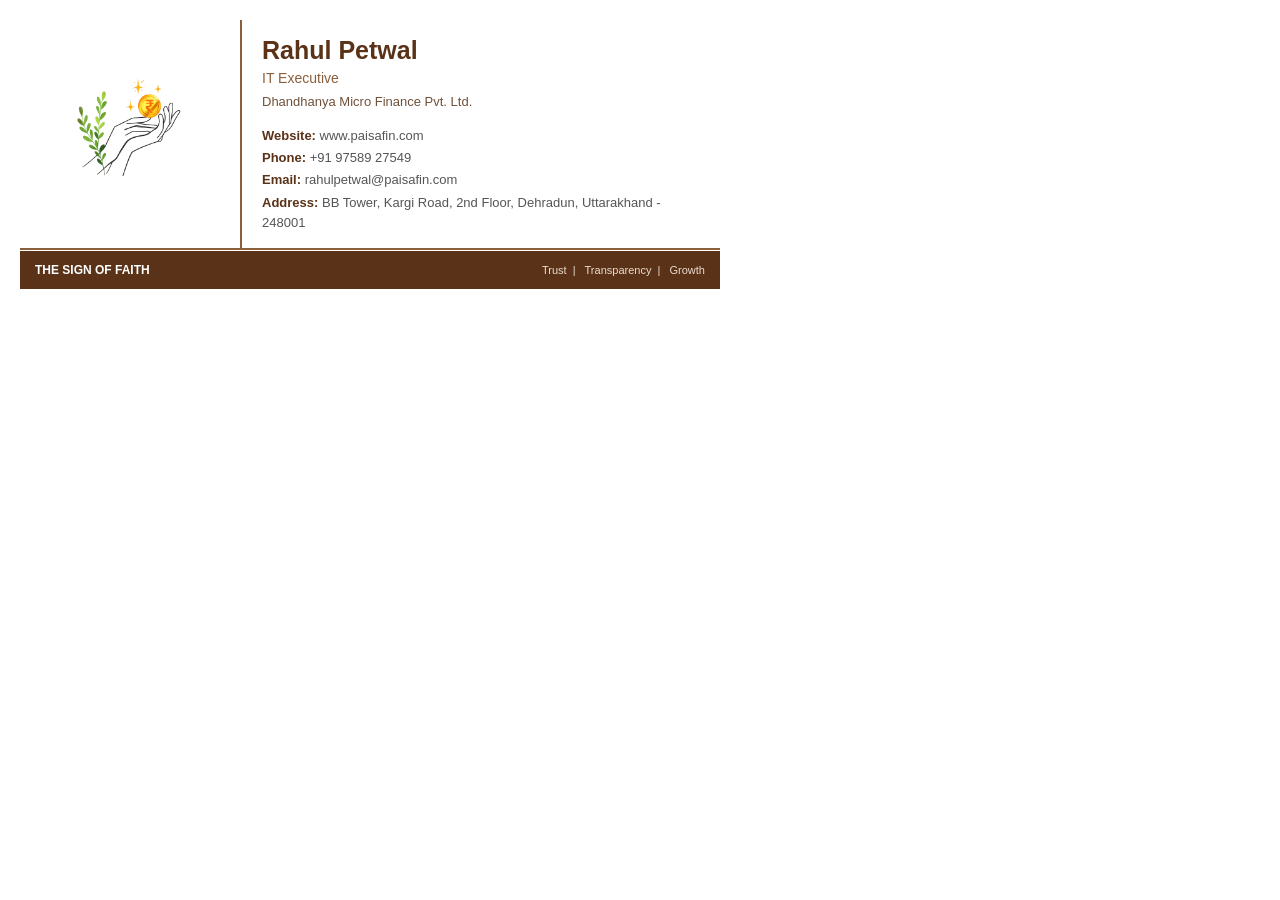
<file: Rahul-Petwal.html>
<!DOCTYPE html>
<html lang="en">
<head>
    <meta charset="UTF-8">
    <title>Rahul Petwal - Email Signature</title>
</head>

<body style="margin:0; padding:20px; background:#ffffff;">

<!-- EMAIL SIGNATURE START -->
<table cellpadding="0"
       cellspacing="0"
       border="0"
       width="700"
       style="width:700px; max-width:700px; font-family:Arial, Helvetica, sans-serif; color:#3f2818;">

    <tr>

        <!-- LOGO -->
        <td width="190"
            valign="middle"
            align="center"
            style="width:190px; padding:15px 20px 15px 10px;">

            <img src="logo.png.png"
                 width="160"
                 alt="Dhandhanya Micro Finance Pvt. Ltd."
                 style="display:block; width:160px; height:auto; border:0;">

        </td>


        <!-- DIVIDER -->
        <td width="2"
            style="width:2px; background:#8b5e3c; font-size:1px; line-height:1px;">
            &nbsp;
        </td>


        <!-- DETAILS -->
        <td valign="middle"
            style="padding:15px 20px;">

            <!-- EMPLOYEE NAME -->
            <div style="font-size:25px;
                        line-height:30px;
                        font-weight:bold;
                        color:#5a3218;
                        margin:0 0 3px 0;">

                Rahul Petwal

            </div>


            <!-- DESIGNATION -->
            <div style="font-size:14px;
                        line-height:20px;
                        color:#8b5e3c;
                        margin:0 0 4px 0;">

                IT Executive

            </div>


            <!-- COMPANY -->
            <div style="font-size:13px;
                        line-height:19px;
                        color:#6f513b;
                        margin:0 0 14px 0;">

                Dhandhanya Micro Finance Pvt. Ltd.

            </div>


            <!-- WEBSITE -->
            <div style="font-size:13px;
                        line-height:22px;
                        margin:0;">

                <span style="font-weight:bold; color:#5a3218;">
                    Website:
                </span>

                <a href="https://www.paisafin.com"
                   target="_blank"
                   style="color:#555555; text-decoration:none;">

                    www.paisafin.com

                </a>

            </div>


            <!-- PHONE -->
            <div style="font-size:13px;
                        line-height:22px;
                        margin:0;">

                <span style="font-weight:bold; color:#5a3218;">
                    Phone:
                </span>

                <a href="tel:+919758927549"
                   style="color:#555555; text-decoration:none;">

                    +91 97589 27549

                </a>

            </div>


            <!-- EMAIL -->
            <div style="font-size:13px;
                        line-height:22px;
                        margin:0;">

                <span style="font-weight:bold; color:#5a3218;">
                    Email:
                </span>

                <a href="mailto:rahulpetwal@paisafin.com"
                   style="color:#555555; text-decoration:none;">

                    rahulpetwal@paisafin.com

                </a>

            </div>


            <!-- ADDRESS -->
            <div style="font-size:13px;
                        line-height:20px;
                        color:#555555;
                        margin-top:2px;">

                <span style="font-weight:bold; color:#5a3218;">
                    Address:
                </span>

                BB Tower, Kargi Road, 2nd Floor,
                Dehradun, Uttarakhand - 248001

            </div>

        </td>

    </tr>


    <!-- BOTTOM BORDER -->
    <tr>

        <td colspan="3"
            style="border-top:2px solid #8b5e3c;
                   font-size:1px;
                   line-height:1px;">
            &nbsp;
        </td>

    </tr>


    <!-- FOOTER -->
    <tr>

        <td colspan="3"
            style="padding:10px 15px;
                   background:#5a3218;">

            <table cellpadding="0"
                   cellspacing="0"
                   border="0"
                   width="100%">

                <tr>

                    <td align="left"
                        style="font-size:12px;
                               line-height:18px;
                               color:#ffffff;
                               font-weight:bold;">

                        THE SIGN OF FAITH

                    </td>


                    <td align="right"
                        style="font-size:11px;
                               line-height:18px;
                               color:#eadccf;">

                        Trust&nbsp;&nbsp;|&nbsp;&nbsp;
                        Transparency&nbsp;&nbsp;|&nbsp;&nbsp;
                        Growth

                    </td>

                </tr>

            </table>

        </td>

    </tr>

</table>
<!-- EMAIL SIGNATURE END -->

</body>
</html>
</file>
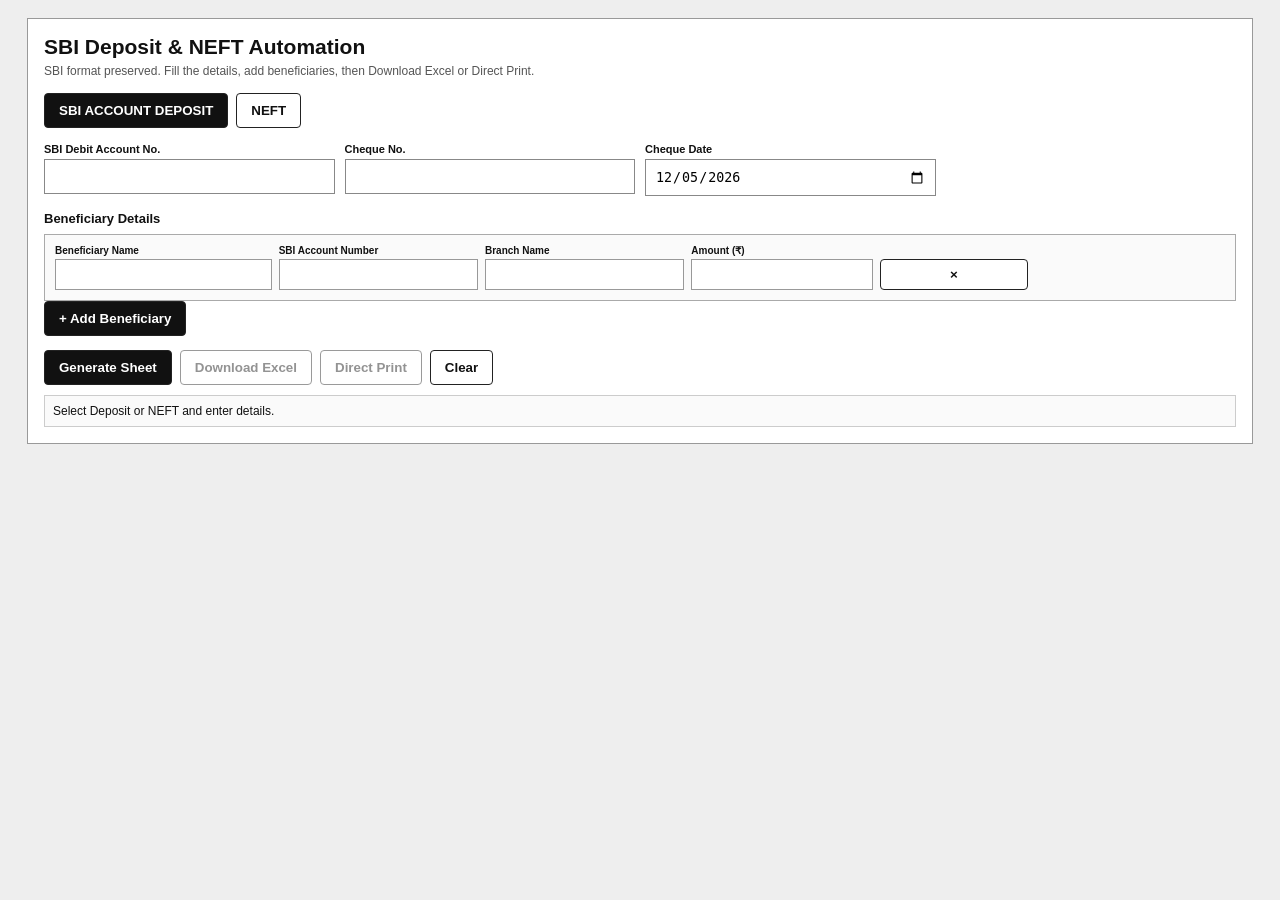
<file: SBI_Deposit_NEFT_Automation.html>
<!DOCTYPE html>
<html lang="en">
<head>
<meta charset="UTF-8">
<meta name="viewport" content="width=device-width,initial-scale=1">
<title>SBI Deposit & NEFT Automation</title>

<style>

*{
    box-sizing:border-box
}

body{
    margin:0;
    background:#eee;
    color:#111;
    font-family:Arial,Helvetica,sans-serif
}

.app{
    max-width:1250px;
    margin:18px auto;
    padding:0 12px
}

.panel{
    background:#fff;
    border:1px solid #999;
    padding:16px;
    margin-bottom:14px
}

h1{
    font-size:21px;
    margin:0 0 5px
}

.sub{
    font-size:12px;
    color:#555;
    margin-bottom:15px
}

.mode{
    display:flex;
    gap:8px;
    margin-bottom:15px
}

button{
    border:1px solid #222;
    background:#fff;
    color:#111;
    padding:9px 14px;
    border-radius:4px;
    cursor:pointer;
    font-weight:700
}

button.active,
button.primary{
    background:#111;
    color:#fff
}

button:disabled{
    opacity:.45;
    cursor:not-allowed
}

.grid{
    display:grid;
    grid-template-columns:repeat(4,minmax(150px,1fr));
    gap:10px
}

.field label{
    display:block;
    font-size:11px;
    font-weight:700;
    margin-bottom:4px
}

.field input{
    width:100%;
    padding:9px;
    border:1px solid #888;
    background:#fff
}

.field button{
    padding:6px 10px;
    font-size:11px
}

.section{
    margin-top:15px;
    font-size:13px;
    font-weight:700
}

.entry{
    border:1px solid #aaa;
    margin-top:8px;
    padding:10px;
    background:#fafafa
}

.entry-grid{
    display:grid;
    grid-template-columns:
        1.25fr
        1.15fr
        1.15fr
        1.05fr
        .85fr
        .85fr
        36px;
    gap:7px;
    align-items:end
}

.small label{
    display:block;
    font-size:10px;
    font-weight:700;
    margin-bottom:3px
}

.small input{
    width:100%;
    padding:7px;
    border:1px solid #999
}

.remove{
    padding:7px 9px
}

.actions{
    display:flex;
    gap:8px;
    flex-wrap:wrap;
    margin-top:14px
}

.status{
    font-size:12px;
    border:1px solid #ccc;
    background:#fafafa;
    padding:8px;
    margin-top:10px
}

.preview{
    background:#fff;
    border:1px solid #999;
    padding:15px;
    margin-top:14px;
    overflow:auto
}

.sheet{
    width:100%;
    border-collapse:collapse;
    font-family:"Times New Roman",serif;
    color:#000
}

.sheet td,
.sheet th{
    border:1px solid #000;
    padding:5px 6px;
    vertical-align:middle
}

.sheet .no-border{
    border:0!important
}

.center{
    text-align:center
}

.right{
    text-align:right
}

.bold{
    font-weight:700
}

.sheet-title{
    font-size:15px;
    font-weight:700;
    text-align:center
}

.sheet-desc{
    font-size:10.5pt;
    line-height:1.28;
    text-align:justify
}

.sheet th{
    font-weight:700;
    text-align:center
}

.sheet .conditions{
    font-size:9pt;
    line-height:1.2;
    text-align:justify;
    vertical-align:top
}

.sheet .sign{
    height:42px;
    text-align:center;
    font-size:10pt
}

.deposit-desc{
    height:62px
}

.conditions-row{
    height:360px
}

.print-only{
    display:none
}


/* MOBILE */

@media(max-width:850px){

    .grid{
        grid-template-columns:1fr 1fr
    }

    .entry-grid{
        grid-template-columns:1fr 1fr
    }

    .entry-grid .remove{
        grid-column:auto
    }

}


/* PRINT */

@media print{

    @page{
        size:A4 landscape;
        margin:3.5mm
    }

    html,
    body{
        background:#fff!important;
        margin:0!important;
        padding:0!important;
        color:#000!important
    }

    .app{
        max-width:none!important;
        width:100%!important;
        margin:0!important;
        padding:0!important
    }

    .no-print{
        display:none!important
    }

    .preview{
        display:block!important;
        border:0!important;
        padding:0!important;
        margin:0!important;
        overflow:visible!important
    }

    .sheet{
        width:100%!important;
        table-layout:fixed!important
    }

    .sheet td,
    .sheet th{
        border:1px solid #000!important;
        background:#fff!important;
        color:#000!important;
        padding:2px 3px!important
    }

    .sheet-title{
        font-size:10.5pt!important
    }

    .sheet-desc{
        font-size:8pt!important;
        line-height:1.08!important
    }

    .conditions{
        font-size:6.5pt!important;
        line-height:1.02!important
    }

    .deposit-desc{
        height:auto!important
    }

    .conditions-row{
        height:auto!important
    }

    .sign{
        height:25px!important;
        font-size:8pt!important
    }

}

</style>
</head>


<body>

<div class="app">

<div class="panel no-print">

<h1>SBI Deposit & NEFT Automation</h1>

<div class="sub">
SBI format preserved. Fill the details, add beneficiaries, then Download Excel or Direct Print.
</div>


<!-- MODE -->

<div class="mode">

<button id="depositMode"
        class="active"
        type="button">

SBI ACCOUNT DEPOSIT

</button>

<button id="neftMode"
        type="button">

NEFT

</button>

</div>


<!-- ================= DEPOSIT ================= -->

<div id="depositForm">

<div class="grid">

<div class="field">
<label>SBI Debit Account No.</label>
<input id="dDebit" type="text">
</div>

<div class="field">
<label>Cheque No.</label>
<input id="dCheque" type="text">
</div>

<div class="field">
<label>Cheque Date</label>
<input id="dDate" type="date">
</div>

</div>


<div class="section">
Beneficiary Details
</div>


<div id="depositEntries"></div>


<button id="addDeposit"
        type="button"
        class="primary">

+ Add Beneficiary

</button>

</div>


<!-- ================= NEFT ================= -->

<div id="neftForm"
     style="display:none">

<div class="grid">

<div class="field">

<label>SBI Debit Account No.</label>

<input id="nDebit"
       type="text">

</div>


<div class="field">

<label>Cheque No.</label>

<input id="nCheque"
       type="text">

</div>


<div class="field">

<label>Cheque Date</label>

<input id="nDate"
       type="date">

</div>


<div class="field">

<label>
Default NEFT Charge Per A/C (₹)
</label>

<input id="nDefaultCharge"
       type="number"
       min="0"
       step="0.01"
       value="4.72">

<button id="applyCharge"
        type="button">

Apply to All A/C

</button>

</div>

</div>


<div class="section">
NEFT Beneficiary Details
</div>


<div id="neftEntries"></div>


<button id="addNeft"
        type="button"
        class="primary">

+ Add Beneficiary

</button>

</div>


<!-- ================= ACTIONS ================= -->

<div class="actions">

<button id="generate"
        class="primary"
        type="button">

Generate Sheet

</button>


<button id="excel"
        type="button"
        disabled>

Download Excel

</button>


<button id="print"
        type="button"
        disabled>

Direct Print

</button>


<button id="clear"
        type="button">

Clear

</button>

</div>


<div id="status"
     class="status">

Select Deposit or NEFT and enter details.

</div>

</div>


<!-- ================= PREVIEW ================= -->

<div id="preview"
     class="preview"
     style="display:none">

</div>

</div>


<script>


/* =====================================================
   BASIC VARIABLES
===================================================== */

const $ = id =>
    document.getElementById(id);


let mode = "deposit";

let generatedHTML = "";

let generatedType = "";


/* =====================================================
   DATE
===================================================== */

function todayISO(){

    const d = new Date();

    return d.getFullYear()
        + "-"
        + String(d.getMonth()+1).padStart(2,"0")
        + "-"
        + String(d.getDate()).padStart(2,"0");

}


function displayDate(v){

    if(!v) return "";

    const p = v.split("-");

    return p.length === 3
        ? p[2] + "-" + p[1] + "-" + p[0]
        : v;

}


/* =====================================================
   GENERAL HELPERS
===================================================== */

function esc(v){

    return String(v ?? "")
        .replace(/&/g,"&amp;")
        .replace(/</g,"&lt;")
        .replace(/>/g,"&gt;")
        .replace(/"/g,"&quot;");

}


function num(v){

    const n = parseFloat(
        String(v ?? "")
        .replace(/,/g,"")
    );

    return Number.isFinite(n)
        ? n
        : 0;

}


function money(n){

    return num(n).toLocaleString(
        "en-IN",
        {
            minimumFractionDigits:2,
            maximumFractionDigits:2
        }
    );

}


/* =====================================================
   AMOUNT IN WORDS
===================================================== */

function amountWords(amount){

    amount =
        Math.round(num(amount)*100)/100;


    let rupees =
        Math.floor(amount);

    let paise =
        Math.round(
            (amount-rupees)*100
        );


    if(paise === 100){

        rupees++;

        paise=0;

    }


    if(rupees === 0 && paise === 0){

        return "Zero Rupees Only";

    }


    const ones = [

        "",
        "One",
        "Two",
        "Three",
        "Four",
        "Five",
        "Six",
        "Seven",
        "Eight",
        "Nine",
        "Ten",
        "Eleven",
        "Twelve",
        "Thirteen",
        "Fourteen",
        "Fifteen",
        "Sixteen",
        "Seventeen",
        "Eighteen",
        "Nineteen"

    ];


    const tens = [

        "",
        "",
        "Twenty",
        "Thirty",
        "Forty",
        "Fifty",
        "Sixty",
        "Seventy",
        "Eighty",
        "Ninety"

    ];


    function under100(n){

        return n < 20
            ? ones[n]
            : tens[Math.floor(n/10)]
              + (n%10
                ? " "+ones[n%10]
                : "");

    }


    function under1000(n){

        return n < 100

            ? under100(n)

            : ones[Math.floor(n/100)]
              + " Hundred"
              + (
                  n%100
                  ? " "+under100(n%100)
                  : ""
                );

    }


    function indian(n){

        if(n >= 10000000){

            return under100(
                Math.floor(n/10000000)
            )
            + " Crore"
            + (
                n%10000000
                ? " "+indian(n%10000000)
                : ""
            );

        }


        if(n >= 100000){

            return under100(
                Math.floor(n/100000)
            )
            + " Lakh"
            + (
                n%100000
                ? " "+indian(n%100000)
                : ""
            );

        }


        if(n >= 1000){

            return under100(
                Math.floor(n/1000)
            )
            + " Thousand"
            + (
                n%1000
                ? " "+indian(n%1000)
                : ""
            );

        }


        return under1000(n);

    }


    let result =
        indian(rupees)
        + " Rupees";


    if(paise){

        result +=
            " and "
            + under100(paise)
            + " Paise";

    }


    return result + " Only";

}


/* =====================================================
   DEPOSIT ROW
===================================================== */

function addDepositRow(){

    const c =
        $("depositEntries");


    const div =
        document.createElement("div");


    div.className =
        "entry";


    div.innerHTML = `

    <div class="entry-grid">

        <div class="small">

            <label>
            Beneficiary Name
            </label>

            <input class="bn">

        </div>


        <div class="small">

            <label>
            SBI Account Number
            </label>

            <input class="ac">

        </div>


        <div class="small">

            <label>
            Branch Name
            </label>

            <input class="br">

        </div>


        <div class="small">

            <label>
            Amount (₹)
            </label>

            <input
                class="amt"
                type="number"
                min="0"
                step="0.01">

        </div>


        <button
            class="remove"
            type="button">

            ×

        </button>

    </div>

    `;


    div
        .querySelector(".remove")
        .onclick = () =>
            div.remove();


    c.appendChild(div);

}


/* =====================================================
   NEFT ROW
===================================================== */

function addNeftRow(){

    const c =
        $("neftEntries");


    const div =
        document.createElement("div");


    div.className =
        "entry";


    const defaultCharge =
        num(
            $("nDefaultCharge").value
        );


    div.innerHTML = `

    <div class="entry-grid">

        <div class="small">

            <label>
            Beneficiary Name
            </label>

            <input class="bn">

        </div>


        <div class="small">

            <label>
            Bank Name
            </label>

            <input class="bank">

        </div>


        <div class="small">

            <label>
            Account Number
            </label>

            <input class="ac">

        </div>


        <div class="small">

            <label>
            IFSC Code
            </label>

            <input class="ifsc">

        </div>


        <div class="small">

            <label>
            Amount (₹)
            </label>

            <input
                class="amt"
                type="number"
                min="0"
                step="0.01">

        </div>


        <div class="small">

            <label>
            NEFT Charge (₹)
            </label>

            <input
                class="charge"
                type="number"
                min="0"
                step="0.01"
                value="${defaultCharge.toFixed(2)}">

        </div>


        <button
            class="remove"
            type="button">

            ×

        </button>

    </div>

    `;


    div
        .querySelector(".remove")
        .onclick = () =>
            div.remove();


    c.appendChild(div);

}


/* =====================================================
   APPLY DEFAULT CHARGE TO ALL
===================================================== */

function applyDefaultCharge(){

    const charge =
        num(
            $("nDefaultCharge").value
        );


    document
        .querySelectorAll(
            "#neftEntries .charge"
        )
        .forEach(input => {

            input.value =
                charge.toFixed(2);

        });

}


$("applyCharge").onclick =
    applyDefaultCharge;


/* =====================================================
   MODE
===================================================== */

function setMode(m){

    mode=m;


    $("depositMode")
        .classList
        .toggle(
            "active",
            m==="deposit"
        );


    $("neftMode")
        .classList
        .toggle(
            "active",
            m==="neft"
        );


    $("depositForm")
        .style.display =
        m==="deposit"
        ? "block"
        : "none";


    $("neftForm")
        .style.display =
        m==="neft"
        ? "block"
        : "none";


    $("preview")
        .style.display =
        "none";


    $("excel").disabled=true;

    $("print").disabled=true;


    $("status").textContent =
        m==="deposit"

        ? "SBI Account Deposit mode selected."

        : "NEFT mode selected.";

}


$("depositMode").onclick =
    () => setMode("deposit");


$("neftMode").onclick =
    () => setMode("neft");


$("addDeposit").onclick =
    addDepositRow;


$("addNeft").onclick =
    addNeftRow;


/* =====================================================
   COLLECT DEPOSIT
===================================================== */

function collectDeposit(){

    return [

        ...document
        .querySelectorAll(
            "#depositEntries .entry"
        )

    ].map(x => ({

        name:
            x.querySelector(".bn")
            .value.trim(),

        ac:
            x.querySelector(".ac")
            .value.trim(),

        branch:
            x.querySelector(".br")
            .value.trim(),

        amount:
            x.querySelector(".amt")
            .value

    }));

}


/* =====================================================
   COLLECT NEFT
===================================================== */

function collectNeft(){

    return [

        ...document
        .querySelectorAll(
            "#neftEntries .entry"
        )

    ].map(x => ({

        name:
            x.querySelector(".bn")
            .value.trim(),

        bank:
            x.querySelector(".bank")
            .value.trim(),

        ac:
            x.querySelector(".ac")
            .value.trim(),

        ifsc:
            x.querySelector(".ifsc")
            .value.trim(),

        amount:
            x.querySelector(".amt")
            .value,

        charge:
            x.querySelector(".charge")
            .value

    }));

}


/* =====================================================
   VALIDATION
===================================================== */

function validateRows(entries,type){

    if(!entries.length){

        alert(
            "Add at least one beneficiary."
        );

        return false;

    }


    for(
        let i=0;
        i<entries.length;
        i++
    ){

        const e =
            entries[i];


        if(type==="deposit"){

            if(
                !e.name ||
                !e.ac ||
                !e.branch ||
                num(e.amount)<=0
            ){

                alert(
                    "Complete all Deposit fields in beneficiary row "
                    +(i+1)+"."
                );

                return false;

            }

        }


        else{

            if(
                !e.name ||
                !e.bank ||
                !e.ac ||
                !e.ifsc ||
                num(e.amount)<=0
            ){

                alert(
                    "Complete all NEFT fields in beneficiary row "
                    +(i+1)+"."
                );

                return false;

            }


            if(num(e.charge)<0){

                alert(
                    "NEFT charge cannot be negative in beneficiary row "
                    +(i+1)+"."
                );

                return false;

            }

        }

    }


    return true;

}


/* =====================================================
   DEPOSIT SHEET
===================================================== */

function depositSheet(rows){

    const debit =
        esc(
            $("dDebit")
            .value.trim()
        );


    const cheque =
        esc(
            $("dCheque")
            .value.trim()
        );


    const date =
        displayDate(
            $("dDate").value
        );


    const total =
        rows.reduce(
            (s,r) =>
                s + num(r.amount),
            0
        );


    const body =
        rows
        .map(
            (r,i) => `

<tr>

<td class="center">
${i+1}
</td>

<td>
${esc(r.name)}
</td>

<td>
${esc(r.ac)}
</td>

<td>
${esc(r.branch)}
</td>

<td class="right">
${money(r.amount)}
</td>

</tr>

`
        )
        .join("");


    return `

<table
    class="sheet"
    id="sbiSheet"
>

<colgroup>

<col style="width:8%">

<col style="width:31%">

<col style="width:25%">

<col style="width:21%">

<col style="width:15%">

</colgroup>


<tr>

<td
    colspan="5"
    class="sheet-title"
>

SBI ACCOUNT DEPOSIT DETAILS

</td>

</tr>


<tr>

<td
    colspan="5"
    class="sheet-desc deposit-desc"
>

<b>
APPLICATION FOR ACCOUNT TO ACCOUNT DEPOSIT
</b>

<br><br>

Kindly debit our SBI Account No.
<b>${debit}</b>

against Cheque No.
<b>${cheque}</b>

dated
<b>${date}</b>

and credit the respective beneficiary SBI accounts as per the details given below.

</td>

</tr>


<tr class="no-border">

<td class="no-border"></td>

<td class="no-border bold">
Cheque No.
</td>

<td class="no-border">
${cheque}
</td>

<td class="no-border bold">
Date
</td>

<td class="no-border">
${date}
</td>

</tr>


<tr>

<th>
S.No.
</th>

<th>
Beneficiary Name
</th>

<th>
SBI Account Number
</th>

<th>
Branch Name
</th>

<th>
Amount (₹)
</th>

</tr>


${body}


<tr>

<td
    colspan="4"
    class="bold"
>

Total

</td>

<td
    class="right bold"
>

${money(total)}

</td>

</tr>


<tr>

<td
    colspan="2"
    class="bold"
>

Amount in Words

</td>

<td colspan="3">

${esc(
    amountWords(total)
)}

</td>

</tr>


<tr>

<td
    colspan="5"
    class="sign"
>

Authorized Signatory

</td>

</tr>


</table>

`;

}


/* =====================================================
   NEFT CONDITIONS
===================================================== */

const conditions = [

"1. I/We understand that reliance will be only on the beneficiary account number for the purpose of affording credit and agree that it is my/our responsibility to provide correct beneficiary account number.",

"2. I/We have checked the funds transfer instructions/particulars given in the application and I/We shall be liable to compensate the participant for any loss arising on account of any error in payment order/amendment/cancellation thereto.",

"3. The transfer is effected for legitimate personal/business needs.",

"4. I/We shall ensure availability of funds properly applicable to the payment order before execution of the payment order by the participant and understand that if the participant executes the transfer order without properly applicable funds being available in my account, I/We shall be bound to pay the participant the amount debited to my account together with charges including interest payable to the participant provided the transfer was effected as per my order.",

"5. I/We understand that in case the payee branch does not have NEFT facility, the funds will be credited back to my/our account as and when it is returned by the beneficiary participant.",

"6. I/We agree that in the event of any delay in the completion of the funds transfer or any loss on account of error in the execution of the funds transfer pursuant to my/our payment order, the participant's liability shall be limited to the extent of the amount involved in the funds transfer plus interest (at the RBI LAF Repo rate plus two percent) for any period of delay.",

"7. I/We also agree to abide by all the other terms and conditions contained in the model agreements/application forms or other terms/rules/regulations governing NEFT transactions as enumerated by RBI.",

"8. Applications/Messages received after the business hours will be sent on the immediate next working day.",

"9. SBI shall not be responsible for any delay in processing of the payment due to RBI RTGS/NEFT system not being available/failure of internal communication system at the recipient bank/branch/incorrect information provided by the remitter/any incorrect credit accorded by the recipient bank/branch due to incorrect information provided by the remitter.",

"10. i) Remitting Branch shall not be liable for any loss or damage resulting from delay in transmission, delivery or non-delivery of electronic message or any mistake, omission or error in transmission or delivery thereof or in encrypting/decrypting the message for any cause whatsoever or from misinterpretation when received or for the action of the destination bank or for any act beyond the control of State Bank of India.<br>ii) If the recipient branch is closed for any reason, the account shall be credited on the immediate next working day."

];


/* =====================================================
   NEFT SHEET
===================================================== */

function neftSheet(rows){

    const debit =
        esc(
            $("nDebit")
            .value.trim()
        );


    const cheque =
        esc(
            $("nCheque")
            .value.trim()
        );


    const date =
        displayDate(
            $("nDate").value
        );


    /* BENEFICIARY TOTAL */

    const beneficiaryTotal =
        rows.reduce(
            (s,r) =>
                s + num(r.amount),
            0
        );


    /* TOTAL INDIVIDUAL CHARGES */

    const charges =
        rows.reduce(
            (s,r) =>
                s + num(r.charge),
            0
        );


    /* CHEQUE TOTAL */

    const total =
        beneficiaryTotal + charges;


    const body =
        rows
        .map(
            (r,i) => `

<tr>

<td class="center">
${i+1}
</td>

<td>
${esc(r.name)}
</td>

<td>
${esc(r.bank)}
</td>

<td>
${esc(r.ac)}
</td>

<td>
${esc(r.ifsc)}
</td>

<td class="right">
${money(r.amount)}
</td>

</tr>

`
        )
        .join("");


    return `

<table
    class="sheet"
    id="neftSheet"
>

<colgroup>

<col style="width:7%">

<col style="width:23%">

<col style="width:17%">

<col style="width:21%">

<col style="width:18%">

<col style="width:14%">

</colgroup>


<tr>

<td
    colspan="6"
    class="sheet-title"
>

NEFT PAYMENT DETAILS

</td>

</tr>


<tr>

<td
    colspan="6"
    class="sheet-desc"
>

<b>
APPLICATION FOR NEFT PAYMENT
</b>

<br><br>

Kindly debit our SBI Account No.
<b>${debit}</b>

against Cheque No.
<b>${cheque}</b>

dated
<b>${date}</b>

and process the following NEFT payments to the respective beneficiary accounts as per the details given below.

<br><br>

Total NEFT charges for
<b>${rows.length}</b>
A/C(s)
=
<b>₹ ${money(charges)}</b>.

Total cheque amount including applicable NEFT charges:
<b>₹ ${money(total)}</b>.

</td>

</tr>


<tr>

<th>
S.No.
</th>

<th>
Beneficiary Name
</th>

<th>
Bank Name
</th>

<th>
Account Number
</th>

<th>
IFSC Code
</th>

<th>
Amount (₹)
</th>

</tr>


${body}


<tr>

<td
    colspan="5"
    class="right bold"
>

NEFT Charges
(Total of all A/C charges)

</td>

<td
    class="right bold"
>

${money(charges)}

</td>

</tr>


<tr>

<td
    colspan="5"
    class="right bold"
>

Total Cheque Amount

</td>

<td
    class="right bold"
>

${money(total)}

</td>

</tr>


<tr>

<td
    colspan="2"
    class="bold"
>

Amount in Words

</td>

<td colspan="4">

${esc(
    amountWords(total)
)}

</td>

</tr>


<tr>

<td
    colspan="6"
    class="bold"
>

Application for RTGS/NEFT Remittance

</td>

</tr>


<tr>

<td
    colspan="6"
    class="bold"
>

Conditions for Transfer:

</td>

</tr>


<tr>

<td
    colspan="6"
    class="conditions conditions-row"
>

${conditions.join("<br>")}

</td>

</tr>


<tr>

<td
    colspan="2"
    class="no-border"
>
</td>

<td
    colspan="2"
    class="sign no-border"
>

(Signature of the Applicant)

</td>

<td
    colspan="2"
    class="no-border"
>
</td>

</tr>


</table>

`;

}


/* =====================================================
   GENERATE
===================================================== */

$("generate").onclick = () => {

    try{

        let rows;

        let html;


        /* ================= DEPOSIT ================= */

        if(mode==="deposit"){

            rows =
                collectDeposit();


            if(
                !validateRows(
                    rows,
                    "deposit"
                )
            ){

                return;

            }


            if(
                !$("dDebit")
                .value.trim()
                ||
                !$("dCheque")
                .value.trim()
                ||
                !$("dDate").value
            ){

                alert(
                    "Enter SBI Debit Account No., Cheque No. and Cheque Date."
                );

                return;

            }


            html =
                depositSheet(rows);


            generatedType =
                "SBI_Deposit";

        }


        /* ================= NEFT ================= */

        else{

            rows =
                collectNeft();


            if(
                !validateRows(
                    rows,
                    "neft"
                )
            ){

                return;

            }


            if(
                !$("nDebit")
                .value.trim()
                ||
                !$("nCheque")
                .value.trim()
                ||
                !$("nDate").value
            ){

                alert(
                    "Enter SBI Debit Account No., Cheque No. and Cheque Date."
                );

                return;

            }


            html =
                neftSheet(rows);


            generatedType =
                "NEFT";

        }


        generatedHTML =
            html;


        $("preview").innerHTML =
            html;


        $("preview").style.display =
            "block";


        $("excel").disabled =
            false;


        $("print").disabled =
            false;


        $("status").textContent =
            "Sheet generated successfully. Format is kept in SBI style.";

    }


    catch(e){

        alert(
            "Error: " + e.message
        );

    }

};


/* =====================================================
   EXCEL
===================================================== */

function excelDocument(inner){

    return `

<!DOCTYPE html>

<html>

<head>

<meta charset="UTF-8">

<style>

@page{
    size:landscape;
    margin:.35in
}

body{
    font-family:"Times New Roman",serif;
    color:#000
}

table{
    border-collapse:collapse;
    width:100%
}

td,
th{
    border:1px solid #000;
    padding:5px 6px;
    vertical-align:middle
}

.no-border{
    border:0!important
}

.center{
    text-align:center
}

.right{
    text-align:right
}

.bold{
    font-weight:bold
}

.sheet-title{
    font-size:15pt;
    font-weight:bold;
    text-align:center
}

.sheet-desc{
    font-size:10.5pt;
    line-height:1.28;
    text-align:justify
}

.sheet th{
    font-weight:bold;
    text-align:center
}

.conditions{
    font-size:9pt;
    line-height:1.2;
    text-align:justify;
    vertical-align:top
}

.sign{
    height:42px;
    text-align:center;
    font-size:10pt
}

</style>

</head>

<body>

${inner}

</body>

</html>

`;

}


/* =====================================================
   DOWNLOAD EXCEL
===================================================== */

$("excel").onclick = () => {

    if(!generatedHTML){

        alert(
            "Generate the sheet first."
        );

        return;

    }


    const excelHTML =
        excelDocument(
            generatedHTML
        );


    const blob =
        new Blob(
            [
                "\ufeff",
                excelHTML
            ],
            {
                type:
                "application/vnd.ms-excel"
            }
        );


    const url =
        URL.createObjectURL(blob);


    const a =
        document.createElement("a");


    a.href =
        url;


    a.download =
        generatedType
        + "_"
        + todayISO()
        + ".xls";


    a.style.display =
        "none";


    document.body.appendChild(a);


    a.click();


    setTimeout(
        () => {

            URL.revokeObjectURL(url);

            a.remove();

        },
        1000
    );

};


/* =====================================================
   DIRECT PRINT
===================================================== */

$("print").onclick = () => {

    if(!generatedHTML){

        alert(
            "Generate the sheet first."
        );

        return;

    }


    const w =
        window.open(
            "",
            "_blank",
            "width=1200,height=850"
        );


    if(!w){

        alert(
            "Print window was blocked. Allow pop-ups for this HTML file and try again."
        );

        return;

    }


    const css = `

@page{
    size:A4 landscape;
    margin:3.5mm
}

*{
    box-sizing:border-box
}

html,
body{
    margin:0;
    padding:0;
    background:#fff;
    color:#000;
    font-family:"Times New Roman",serif;
    width:100%;
    -webkit-print-color-adjust:economy;
    print-color-adjust:economy
}

table{
    border-collapse:collapse;
    width:100%;
    table-layout:fixed
}

td,
th{
    border:1px solid #000;
    padding:1.7px 2.5px;
    vertical-align:middle;
    background:#fff;
    color:#000
}

.no-border{
    border:0!important
}

.center{
    text-align:center
}

.right{
    text-align:right
}

.bold{
    font-weight:bold
}

.sheet-title{
    font-size:10pt;
    font-weight:bold;
    text-align:center
}

.sheet-desc{
    font-size:7.7pt;
    line-height:1.05;
    text-align:justify
}

.sheet th{
    font-weight:bold;
    text-align:center
}

.conditions{
    font-size:6.2pt;
    line-height:1.0;
    text-align:justify;
    vertical-align:top
}

.sign{
    height:23px;
    text-align:center;
    font-size:7.5pt
}

`;


    w.document.open();


    w.document.write(

        '<!doctype html>' +

        '<html>' +

        '<head>' +

        '<meta charset="UTF-8">' +

        '<title>' +
        generatedType +
        '</title>' +

        '<style>' +
        css +
        '</style>' +

        '</head>' +

        '<body>' +

        generatedHTML +

        '</body>' +

        '</html>'

    );


    w.document.close();


    w.focus();


    setTimeout(
        () => {

            w.print();

        },
        500
    );

};


/* =====================================================
   CLEAR
===================================================== */

$("clear").onclick = () => {

    $("depositEntries")
        .innerHTML = "";


    $("neftEntries")
        .innerHTML = "";


    $("dDebit").value =
        "";

    $("dCheque").value =
        "";

    $("dDate").value =
        todayISO();


    $("nDebit").value =
        "";

    $("nCheque").value =
        "";

    $("nDate").value =
        todayISO();


    $("nDefaultCharge").value =
        "4.72";


    generatedHTML =
        "";


    generatedType =
        "";


    $("preview")
        .style.display =
        "none";


    $("excel").disabled =
        true;


    $("print").disabled =
        true;


    addDepositRow();

    addNeftRow();


    $("status").textContent =
        "Cleared. Ready for a new sheet.";

};


/* =====================================================
   STARTUP
===================================================== */

$("dDate").value =
    todayISO();


$("nDate").value =
    todayISO();


addDepositRow();


addNeftRow();

</script>

</body>
</html>
</file>
<file: payment-voucher/style.css>
* { box-sizing: border-box; -webkit-print-color-adjust: exact; }
body { margin: 0; padding: 0; font-family: Arial, sans-serif; background: #ddd; font-size: 8pt; }

.admin-bar { background: #222; color: #fff; padding: 5px; display: flex; justify-content: center; gap: 20px; align-items: center; }
.print-btn { background: #28a745; color: #fff; border: none; padding: 5px 15px; cursor: pointer; border-radius: 3px; }

@page { size: A5 landscape; margin: 0; }
.voucher-wrapper { width: 210mm; height: 148mm; background: #fff; margin: 0 auto; padding: 3mm; overflow: hidden; }
.voucher-container { width: 100%; height: 100%; border: 1.2px solid #000; padding: 1.5mm; display: flex; flex-direction: column; }

/* Header Optimized */
.main-header { height: 18mm; display: flex; justify-content: space-between; align-items: flex-start; margin-bottom: 1mm; }
.company-name { font-size: 8pt; margin: 0; font-weight: 800; }
.title-box { background: #000; color: #fff; padding: 0.5mm 4mm; border-radius: 3px; font-size: 8pt; font-weight: bold; margin: 0.5mm 0; display: inline-block; }
.h-left, .h-right { font-weight: bold; font-size: 7pt; width: 50mm; }
.h-right { text-align: right; }
.d-in { width: 7mm; text-align: center; border: none; border-bottom: 1px solid #000; outline: none; font-size: 8pt; }

/* Grids Optimized */
.details-grid { display: grid; grid-template-columns: 1fr 1fr; gap: 2mm; height: 30mm; margin-bottom: 1.5mm; }
.outline-box { border: 1px solid #000; border-radius: 3px; display: flex; flex-direction: column; }
.box-header { background: #000; color: #fff; text-align: center; font-size: 7.5pt; padding: 0.5mm; font-weight: bold; }
.box-body { padding: 1mm 2mm; flex: 1; }
.f-row { display: flex; font-size: 8pt; font-weight: bold; margin-bottom: 0.8mm; align-items: center; }
.f-row label { width: 22mm; flex-shrink: 0; }
.b-bot { border: none; border-bottom: 1px solid #000; outline: none; flex: 1; font-size: 8pt; font-family: inherit; }
textarea.b-bot { height: 8mm; resize: none; overflow: hidden; line-height: 1.1; }

.financial-grid { display: grid; grid-template-columns: 1.2fr 1fr; gap: 2mm; height: 48mm; }
.p-table { width: 100%; border-collapse: collapse; border: 1px solid #000; }
.p-table th { background: #000; color: #fff; font-size: 7.5pt; padding: 0.8mm; }
.p-table td { border: 1px solid #000; padding: 0.5mm 1mm; height: 6mm; font-size: 8pt; font-weight: bold; }
.t-in { width: 100%; border: none; text-align: right; outline: none; background: transparent; font-weight: bold; font-size: 8.5pt; }
.t-row { background: #eee; }

.p-types { display: flex; justify-content: space-around; padding: 1.5mm; border-bottom: 1px dashed #000; font-size: 7.5pt; }
.rem-fields { padding: 1mm 2mm; }

/* Footer Optimized */
.signatures { display: grid; grid-template-columns: 1fr 1fr; border: 1px solid #000; height: 22mm; margin-top: auto; border-radius: 3px; }
.sig-box { padding: 1mm; text-align: center; }
.sig-role { font-weight: bold; font-size: 7.5pt; margin-bottom: 4mm; text-decoration: underline; }
.sig-line { border-top: 1px solid #000; width: 70%; margin: 0 auto; }
.sig-inf { text-align: left; font-size: 7pt; font-weight: bold; margin-top: 0.5mm; line-height: 1.4; }
.s-in { border: none; border-bottom: 1px solid #000; width: 55%; outline: none; font-size: 7pt; }

@media print { .no-print { display: none !important; } .voucher-wrapper { margin: 0; padding: 3mm; } }
</file>
